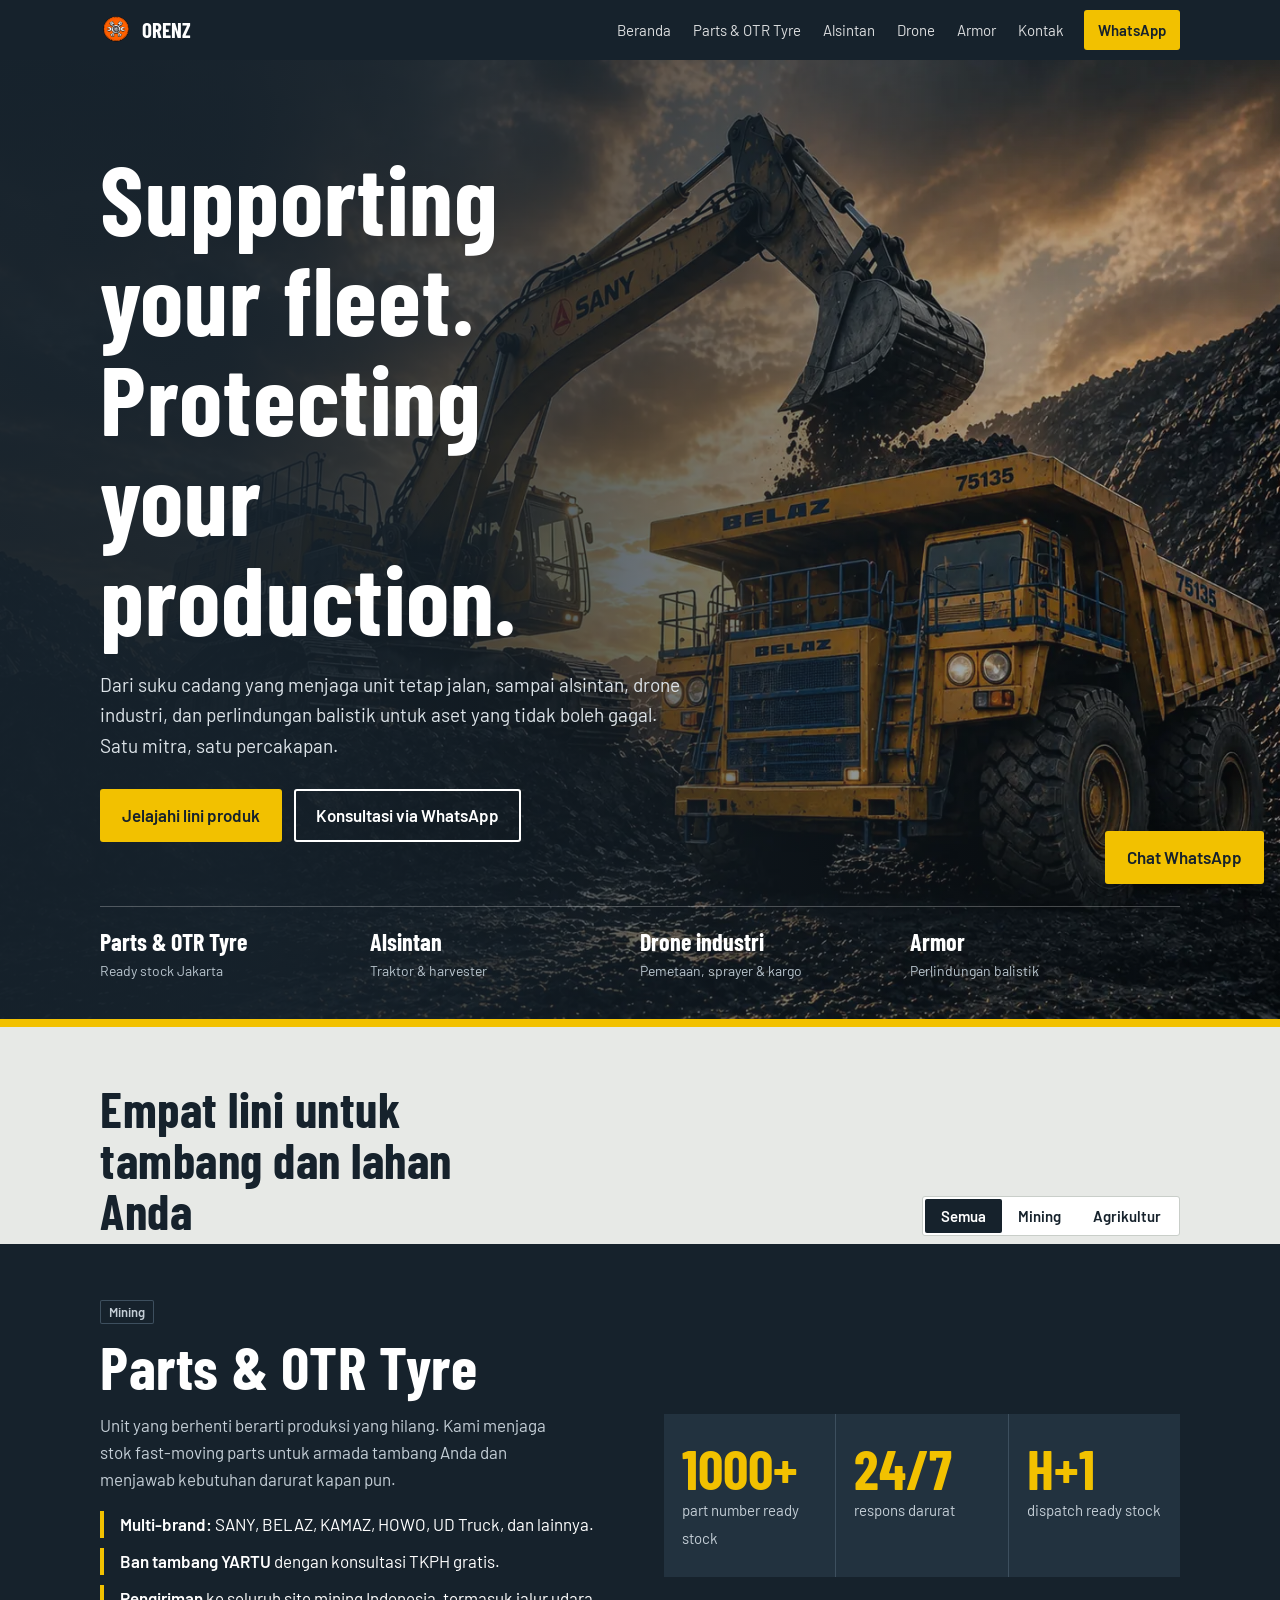
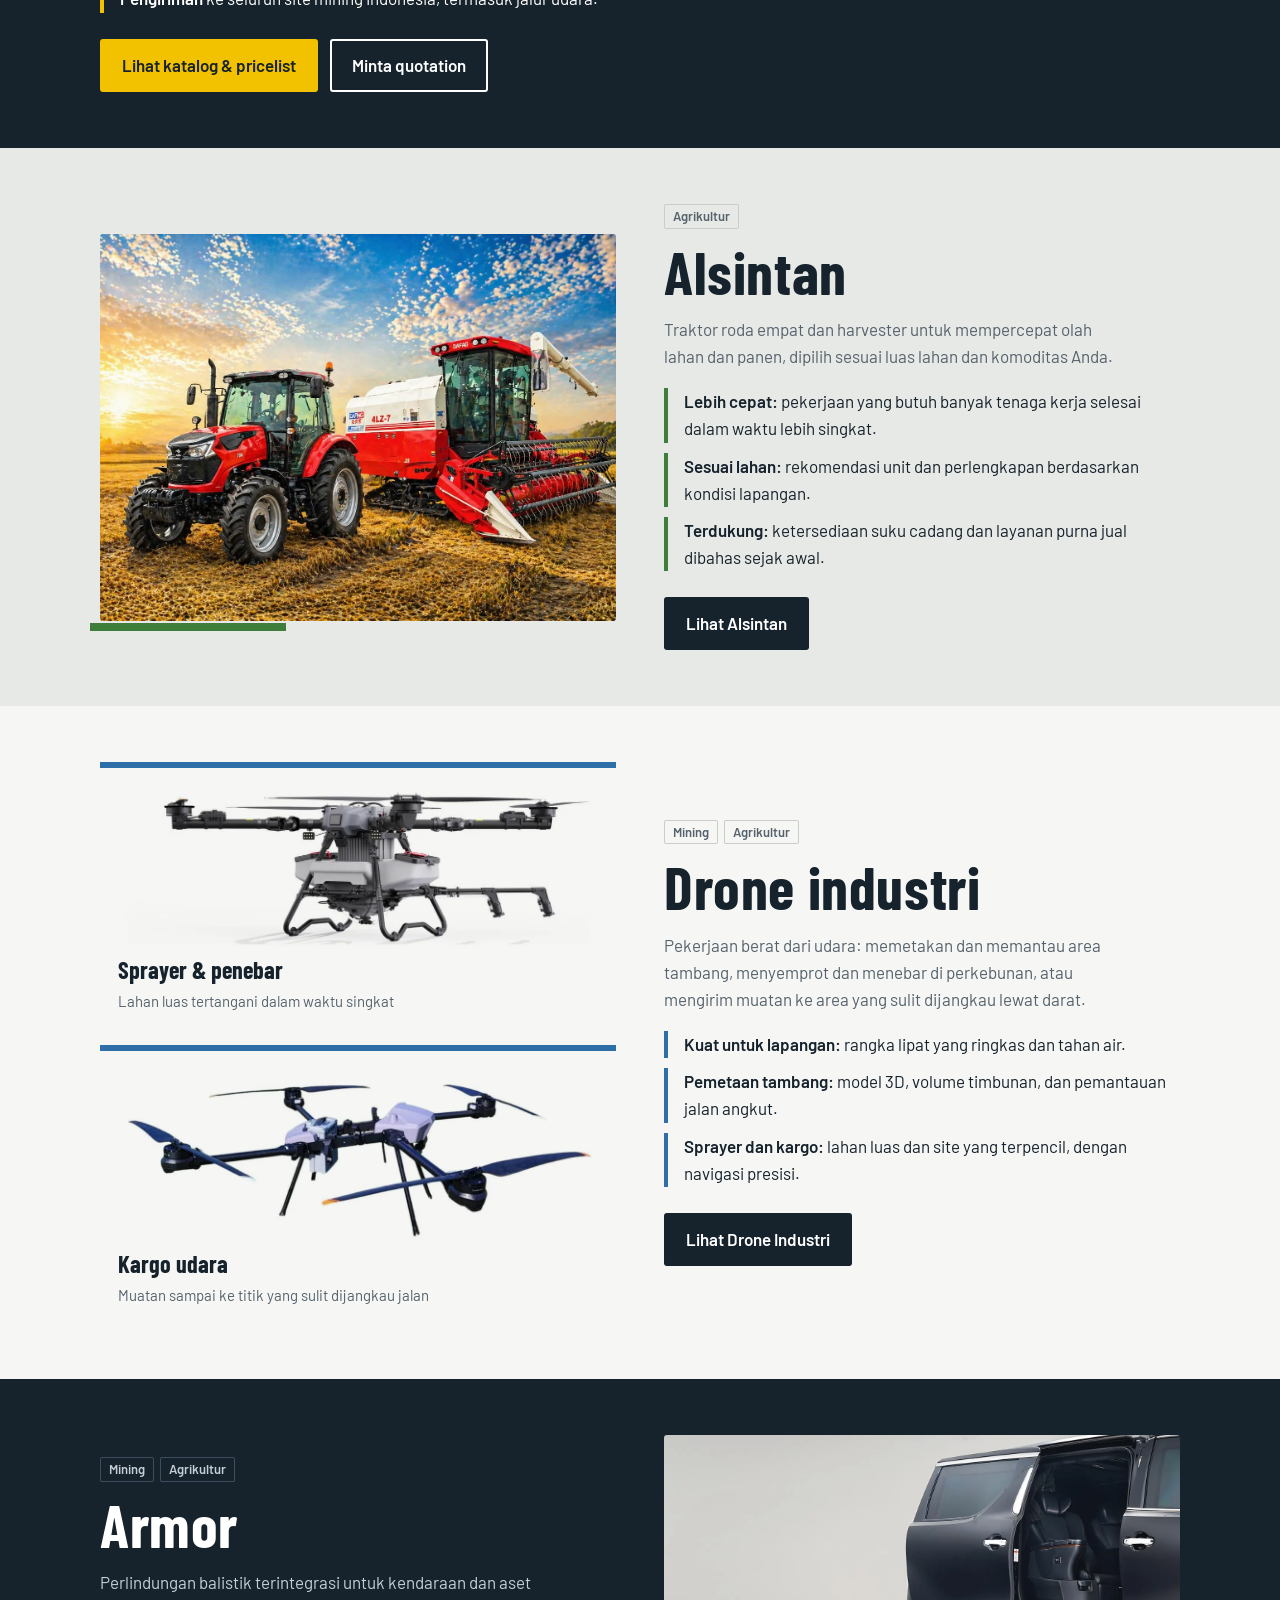
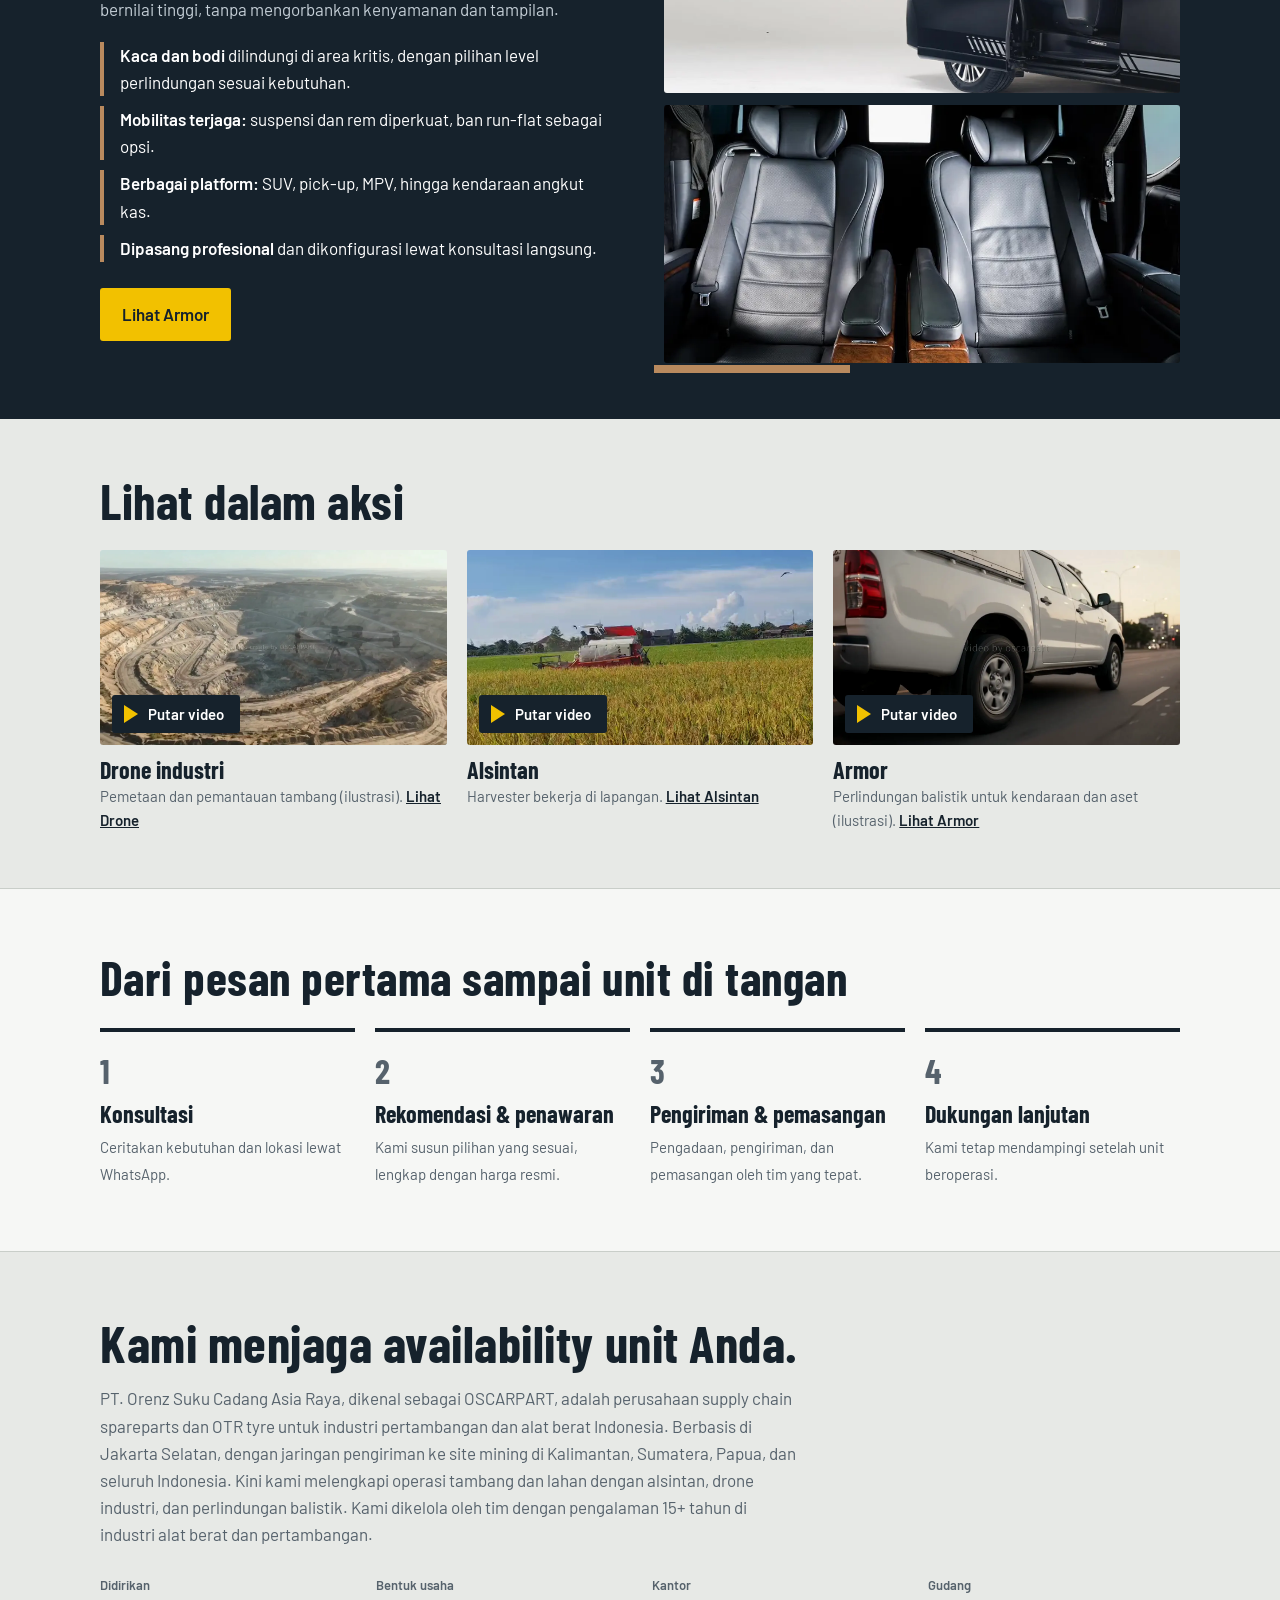
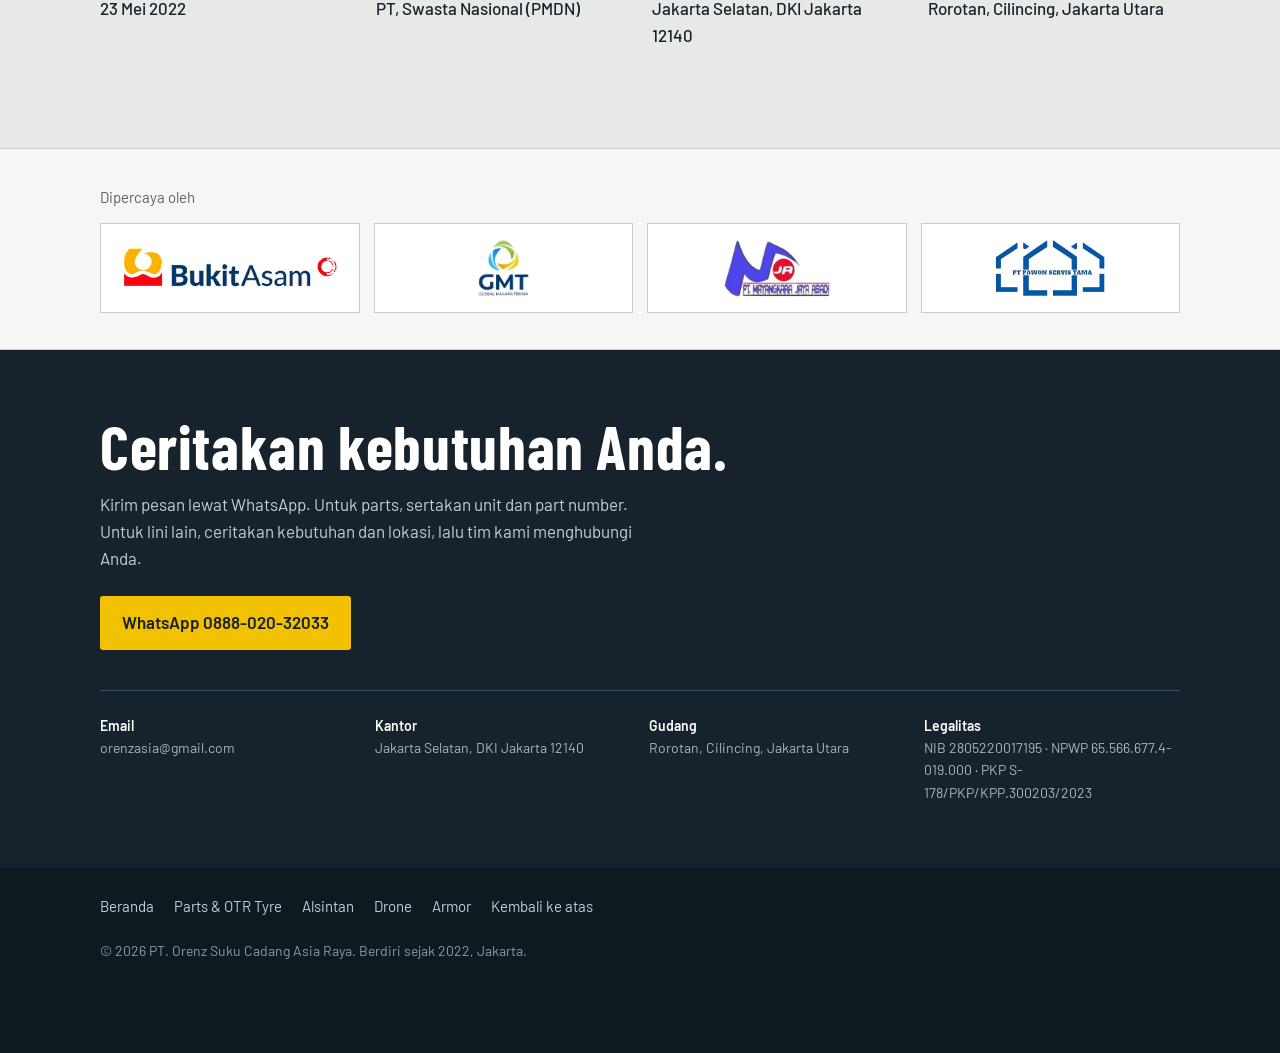
<file: index.html>
<!DOCTYPE html>
<html lang="id">
<head>
<meta charset="utf-8">
<meta name="viewport" content="width=device-width, initial-scale=1">
<title>PT. Orenz Suku Cadang Asia Raya — Parts, Alsintan, Drone & Armor</title>
<meta name="description" content="Spareparts & OTR tyre untuk mining, alsintan, drone industri, dan perlindungan balistik Armor. Satu mitra, satu WhatsApp.">
<link rel="icon" href="favicon.png">
<link rel="canonical" href="https://orenzasia-design.github.io/compro/">
<meta property="og:type" content="website"><meta property="og:title" content="PT. Orenz Suku Cadang Asia Raya — Parts, Alsintan, Drone & Armor"><meta property="og:description" content="Supporting your fleet. Protecting your production. Spareparts & OTR tyre, alsintan, drone industri, dan perlindungan balistik."><meta property="og:image" content="https://orenzasia-design.github.io/compro/img/og.jpg"><meta property="og:url" content="https://orenzasia-design.github.io/compro/"><meta name="twitter:card" content="summary_large_image">
<link rel="preconnect" href="https://fonts.googleapis.com">
<link rel="preconnect" href="https://fonts.gstatic.com" crossorigin>
<link href="https://fonts.googleapis.com/css2?family=Barlow+Condensed:wght@600;700&family=Barlow:wght@400;500;600&display=swap" rel="stylesheet">
<style>
:root{--ink:#16222C;--ink2:#22323F;--concrete:#E7E9E6;--paper:#F6F7F5;--hivis:#F2C100;--line:#C9CEC9;--muted:#56626C;--soft:#C4CED6;
--head:"Barlow Condensed","Arial Narrow",Arial,sans-serif;--body:"Barlow",system-ui,-apple-system,"Segoe UI",Arial,sans-serif}
*{box-sizing:border-box;margin:0}
html{scroll-behavior:smooth;scroll-padding-top:68px}
body{font-family:var(--body);background:var(--concrete);color:var(--ink);line-height:1.6;font-size:17px}
img{display:block;max-width:100%}
a{color:inherit}
:focus-visible{outline:3px solid var(--hivis);outline-offset:3px}
.wrap{max-width:1120px;margin:0 auto;padding:0 20px}
h1,h2,h3{font-family:var(--head);font-weight:700;line-height:1.02;letter-spacing:.01em}
.btn{display:inline-block;background:var(--hivis);color:var(--ink);font-weight:600;text-decoration:none;padding:13px 22px;border-radius:3px}
.btn:hover{background:#fff}
.btn.ghost{background:transparent;color:inherit;box-shadow:inset 0 0 0 2px currentColor}
.btn.ghost:hover{background:#fff;color:var(--ink)}
.btn.dark{background:var(--ink);color:#fff}.btn.dark:hover{background:var(--hivis);color:var(--ink)}

header{position:sticky;top:0;z-index:20;background:var(--ink);color:#fff}
.bar{display:flex;align-items:center;gap:20px;height:60px}
.brand{display:flex;align-items:center;gap:10px;text-decoration:none;font-family:var(--head);font-weight:700;font-size:21px}
.brand img{height:32px}
nav{display:flex;gap:22px;margin-left:auto;font-size:15px}
nav a{text-decoration:none;opacity:.85}
nav a:hover{opacity:1;text-decoration:underline;text-decoration-color:var(--hivis);text-underline-offset:6px}
.bar .btn{padding:8px 14px;font-size:15px}
@media(max-width:820px){.bar .btn{margin-left:auto}}

.hero{position:relative;color:#fff;background:var(--ink) url(img/parts-hero.webp) 70% center/cover;border-bottom:8px solid var(--hivis)}
.hero::before{content:"";position:absolute;inset:0;background:linear-gradient(90deg,rgba(22,34,44,.95) 18%,rgba(22,34,44,.45) 70%,rgba(22,34,44,.2))}
.hero .wrap{position:relative;padding-top:88px;padding-bottom:40px}
.hero h1{font-size:clamp(46px,8.4vw,98px);max-width:11ch}
.hero p{max-width:54ch;margin:22px 0 28px;color:#DCE3E8;font-size:19px}
.row{display:flex;flex-wrap:wrap;gap:12px}
.chips{display:flex;flex-wrap:wrap;gap:0;margin-top:64px;border-top:1px solid rgba(255,255,255,.25)}
.chips a{flex:1 1 180px;padding:16px 8px 0 0;text-decoration:none;font-family:var(--head);font-size:24px;font-weight:700}
.chips a small{display:block;font:400 14px var(--body);color:#B9C5CE}
.chips a:hover{color:var(--hivis)}

.intro{padding:56px 0 8px}
.head{display:flex;flex-wrap:wrap;align-items:end;justify-content:space-between;gap:16px}
.head h2{font-size:clamp(32px,5vw,50px);max-width:18ch}
.seg{display:inline-flex;background:#fff;border-radius:3px;padding:3px;box-shadow:inset 0 0 0 1px var(--line)}
.seg button{font:600 15px var(--body);border:0;background:transparent;padding:8px 16px;border-radius:2px;cursor:pointer;color:var(--ink)}
.seg button[aria-pressed="true"]{background:var(--ink);color:#fff}

.feat[hidden]{display:none}
.feat{padding:56px 0}
.feat .wrap{display:grid;grid-template-columns:1fr 1fr;gap:48px;align-items:center}.feat .wrap>*{min-width:0}
.feat.flip .txt{order:2}
.tag{display:flex;gap:6px;margin-bottom:12px;font-size:13px;font-weight:600;color:var(--muted)}
.tag span{padding:2px 9px;box-shadow:inset 0 0 0 1px var(--line);border-radius:2px}
.txt h2{font-size:clamp(36px,5.4vw,60px);margin-bottom:14px}
.txt>p{color:var(--muted);max-width:46ch;margin-bottom:18px}
.txt ul{list-style:none;padding:0;margin:0 0 26px;display:grid;gap:10px}
.txt li{padding-left:16px;border-left:4px solid var(--c,var(--hivis))}
.txt li b{font-weight:600}
.pic{position:relative}
.pic img{width:100%;border-radius:3px;aspect-ratio:4/3;object-fit:cover}
.pic::after{content:"";position:absolute;left:-10px;bottom:-10px;width:38%;height:8px;background:var(--c,var(--hivis))}

.dark{background:var(--ink);color:#fff}
.dark .txt>p{color:var(--soft)}
.dark .tag{color:var(--soft)}.dark .tag span{box-shadow:inset 0 0 0 1px #3d4f5e}
.dark .btn.dark{background:var(--hivis);color:var(--ink)}.dark .btn.dark:hover{background:#fff}

.stats{display:grid;grid-template-columns:repeat(3,minmax(0,1fr));gap:1px;background:#3d4f5e}
.stats div{background:var(--ink2);padding:26px 18px}
.stats b{display:block;font-family:var(--head);font-size:clamp(34px,4.4vw,56px);white-space:nowrap;color:var(--hivis);line-height:1}
.stats span{font-size:15px;color:var(--soft)}

.drones{display:grid;gap:16px}
.dr{background:var(--paper);padding:14px 18px 16px;border-top:6px solid var(--c)}
.dr img{width:100%;mix-blend-mode:multiply}
.dr b{font-family:var(--head);font-size:24px}
.dr span{display:block;font-size:15px;color:var(--muted)}
.armor-pics{display:grid;grid-template-columns:3fr 2fr;gap:12px}
.armor-pics img{height:100%;aspect-ratio:auto;min-height:220px}
.armor-pics img:first-child{grid-column:1/-1;aspect-ratio:16/8;height:auto}
.armor-pics img:last-child{grid-column:1/-1;aspect-ratio:16/8;object-position:center 60%}

.steps{padding:64px 0;background:var(--paper);border-block:1px solid var(--line)}
.steps h2{font-size:clamp(32px,5vw,48px);margin-bottom:26px}
.steps ol{list-style:none;padding:0;display:grid;grid-template-columns:repeat(4,1fr);gap:20px;counter-reset:s}
.steps li{counter-increment:s;border-top:4px solid var(--ink);padding-top:12px}
.steps li::before{content:counter(s);font-family:var(--head);font-size:34px;font-weight:700;color:var(--muted)}
.steps li b{display:block;font-family:var(--head);font-size:24px;line-height:1.1;margin:2px 0 6px}
.steps li span{font-size:15px;color:var(--muted)}

.why{padding:56px 0}
.why .wrap{display:grid;grid-template-columns:1fr 1fr;gap:40px}
.why h2{font-size:clamp(30px,4.5vw,46px)}
.why ul{list-style:none;padding:0;display:grid;gap:14px}
.why li{padding-left:16px;border-left:4px solid var(--hivis)}
.why li b{display:block;font-family:var(--head);font-size:22px}
.clients{margin-top:34px;padding-top:22px;border-top:1px solid var(--line);grid-column:1/-1}
.clients p{color:var(--muted);font-size:15px;margin-bottom:6px}
.clients ul{display:flex;flex-wrap:wrap;gap:6px 28px;list-style:none;padding:0;font-family:var(--head);font-size:24px;font-weight:700}
.clients li{border:0;padding:0}

.contact{padding:64px 0;background:var(--ink);color:#fff}
.contact h2{font-size:clamp(36px,5.4vw,62px);margin-bottom:14px}
.contact p{color:var(--soft);max-width:56ch;margin-bottom:24px}
.meta{display:grid;grid-template-columns:repeat(auto-fit,minmax(230px,1fr));gap:18px;margin-top:40px;padding-top:24px;border-top:1px solid #3d4f5e;font-size:14px;color:#AAB6BF}
.meta b{display:block;color:#fff;font-weight:600}
footer{background:#0F1920;color:#8D9BA6;font-size:14px;padding:18px 0 90px}
.wa{position:fixed;right:16px;bottom:16px;z-index:30;box-shadow:0 4px 14px rgba(0,0,0,.35)}

@media(max-width:820px){
 .stats b{font-size:34px}.stats div{padding:20px 10px}.stats span{font-size:13px}
 .feat .wrap{grid-template-columns:minmax(0,1fr);gap:28px}.feat.flip .txt{order:0}
 .steps ol{grid-template-columns:1fr 1fr}.hero .wrap{padding-top:64px}
}
@media(prefers-reduced-motion:reduce){html{scroll-behavior:auto}}

.about{padding:64px 0}
.about .wrap{display:grid;grid-template-columns:1.4fr 1fr;gap:48px;align-items:start}
.about h2{font-size:clamp(32px,5vw,52px);margin-bottom:16px}
.about p{color:var(--muted);max-width:58ch}
.about dl{display:grid;grid-template-columns:1fr 1fr;gap:14px 24px;margin-top:26px}
.about dt{font-size:13px;font-weight:600;color:var(--muted)}.about dd{margin:0;font-weight:500}
.founder{background:var(--paper);border-top:6px solid var(--hivis)}
.founder img{width:100%;aspect-ratio:4/5;object-fit:cover;object-position:center 20%}
.founder figcaption{padding:16px 18px 20px;font-size:15px}
.founder b{display:block;font:700 26px var(--head)}.founder span{display:block;color:var(--muted);margin-top:6px;font-size:14.5px}
.clients{padding:36px 0;background:var(--paper);border-block:1px solid var(--line)}
.clients p{color:var(--muted);font-size:15px;margin-bottom:14px}
.logos{display:grid;grid-template-columns:repeat(auto-fit,minmax(150px,1fr));gap:14px}
.logos img{width:100%;height:90px;object-fit:contain;background:#fff;padding:14px 18px;border:1px solid var(--line)}
@media(max-width:820px){.about .wrap{grid-template-columns:1fr;gap:28px}.founder img{aspect-ratio:1}}

.vshow{padding:56px 0}.vshow h2{font-size:clamp(32px,5vw,50px);margin-bottom:24px}
.vgrid{display:grid;grid-template-columns:repeat(3,minmax(0,1fr));gap:20px}
.vgrid figure{display:grid;gap:10px;align-content:start}
.media{position:relative;background:#000;overflow:hidden;border-radius:3px;aspect-ratio:16/9}
.media>img{width:100%;height:100%;object-fit:cover}
.media video{position:absolute;inset:0;width:100%;height:100%;object-fit:contain;background:#000}
.play{position:absolute;left:12px;bottom:12px;z-index:3;display:flex;align-items:center;gap:10px;background:var(--ink);color:#fff;border:0;border-radius:3px;padding:10px 16px 10px 12px;font:600 15px var(--body);cursor:pointer}
.play::before{content:"";border-left:14px solid var(--hivis);border-block:9px solid transparent}
.play:hover{background:#000}.play[hidden]{display:none}
.vgrid figcaption{font-size:15px;color:var(--muted)}.vgrid figcaption b{display:block;font:700 24px var(--head);color:var(--ink)}.vgrid figcaption a{color:var(--ink);font-weight:600}
@media(max-width:820px){.vgrid{grid-template-columns:minmax(0,1fr)}}
.about .wrap{grid-template-columns:minmax(0,1fr)}.about p{max-width:70ch}.about dl{grid-template-columns:repeat(4,minmax(0,1fr))}@media(max-width:820px){.about dl{grid-template-columns:repeat(2,minmax(0,1fr))}}

/* ---- navigasi mobile ---- */
@media(max-width:820px){
 html{scroll-padding-top:108px}
 header .bar{display:flex;flex-wrap:wrap;height:auto;gap:0 12px;padding-top:4px;padding-bottom:0}
 header .brand{height:44px;font-size:19px}header .brand img{height:28px}
 header .bar .btn{margin-left:auto;padding:7px 13px;font-size:14.5px}
 header nav{display:flex;order:3;flex:0 0 calc(100% + 40px);margin:2px -20px 0;padding:0 14px;gap:2px;overflow-x:auto;-webkit-overflow-scrolling:touch;scrollbar-width:none;border-top:1px solid #2c3e4c}
 header nav::-webkit-scrollbar{display:none}
 header nav a{flex:0 0 auto;padding:11px 12px 9px;font-size:15px;opacity:.9;border-bottom:3px solid transparent;text-decoration:none}
 header nav a[aria-current]{opacity:1;font-weight:600;border-bottom-color:var(--c,#F2C100);text-decoration:none}
}
.fnav{display:flex;flex-wrap:wrap;gap:4px 20px;margin-bottom:14px}
.fnav a{color:#C4CED6;text-decoration:none;padding:8px 0;font-size:15px}.fnav a:hover{color:#fff;text-decoration:underline}
.morego{display:grid;grid-template-columns:repeat(3,minmax(0,1fr));gap:16px}
.mc{display:grid;background:var(--paper,#F6F7F5);text-decoration:none;color:var(--ink,#16222C);border-top:6px solid var(--c2,#F2C100)}
.mc img{width:100%;aspect-ratio:16/9;object-fit:cover}
.mc div{padding:12px 14px 16px}.mc b{display:block;font:700 24px/1.1 var(--head);margin-bottom:2px}.mc span{font-size:14.5px;color:var(--muted,#56626C)}
.mc:hover b{text-decoration:underline}
@media(max-width:820px){.morego{grid-template-columns:minmax(0,1fr)}.mc{grid-template-columns:116px 1fr;align-items:stretch}.mc img{height:100%;aspect-ratio:1}.mc div{padding:10px 12px;align-self:center}}
</style>
</head>
<body>

<header>
 <div class="wrap bar">
  <a class="brand" href="./"><img src="logo-orenz-sm.png" alt="" onerror="this.style.display='none'">ORENZ</a>
  <nav aria-label="Menu utama"><a href="./" aria-current="page">Beranda</a><a href="parts/">Parts &amp; OTR Tyre</a><a href="alsintan/">Alsintan</a><a href="drone/">Drone</a><a href="armor/">Armor</a><a href="#kontak">Kontak</a></nav>
  <a class="btn" href="https://wa.me/6288802032033">WhatsApp</a>
 </div>
</header>

<main>
<section class="hero">
 <div class="wrap">
  <h1>Supporting your fleet. Protecting your production.</h1>
  <p>Dari suku cadang yang menjaga unit tetap jalan, sampai alsintan, drone industri, dan perlindungan balistik untuk aset yang tidak boleh gagal. Satu mitra, satu percakapan.</p>
  <div class="row">
   <a class="btn" href="#lini">Jelajahi lini produk</a>
   <a class="btn ghost" href="https://wa.me/6288802032033">Konsultasi via WhatsApp</a>
  </div>
  <div class="chips">
   <a href="parts/">Parts &amp; OTR Tyre<small>Ready stock Jakarta</small></a>
   <a href="alsintan/">Alsintan<small>Traktor &amp; harvester</small></a>
   <a href="drone/">Drone industri<small>Pemetaan, sprayer &amp; kargo</small></a>
   <a href="armor/">Armor<small>Perlindungan balistik</small></a>
  </div>
 </div>
</section>

<section class="intro" id="lini">
 <div class="wrap head">
  <h2>Empat lini untuk tambang dan lahan Anda</h2>
  <div class="seg" role="group" aria-label="Filter sektor">
   <button data-f="all" aria-pressed="true">Semua</button>
   <button data-f="mining" aria-pressed="false">Mining</button>
   <button data-f="agri" aria-pressed="false">Agrikultur</button>
  </div>
 </div>
</section>

<section class="feat dark" data-s="mining" style="--c:var(--hivis)">
 <div class="wrap">
  <div class="txt">
   <div class="tag"><span>Mining</span></div>
   <h2>Parts &amp; OTR Tyre</h2>
   <p>Unit yang berhenti berarti produksi yang hilang. Kami menjaga stok fast-moving parts untuk armada tambang Anda dan menjawab kebutuhan darurat kapan pun.</p>
   <ul>
    <li><b>Multi-brand:</b> SANY, BELAZ, KAMAZ, HOWO, UD Truck, dan lainnya.</li>
    <li><b>Ban tambang YARTU</b> dengan konsultasi TKPH gratis.</li>
    <li><b>Pengiriman</b> ke seluruh site mining Indonesia, termasuk jalur udara.</li>
   </ul>
   <div class="row"><a class="btn dark" href="parts/">Lihat katalog &amp; pricelist</a>
   <a class="btn ghost" href="https://wa.me/6288802032033?text=Halo%20OSCAR%2C%20saya%20butuh%20quotation%20untuk%3A%0A%0AUnit%3A%20%0APart%2FTyre%3A%20%0AQty%3A%20%0ASite%3A%20">Minta quotation</a></div>
  </div>
  <div class="stats">
   <div><b>1000+</b><span>part number ready stock</span></div>
   <div><b>24/7</b><span>respons darurat</span></div>
   <div><b>H+1</b><span>dispatch ready stock</span></div>
  </div>
 </div>
</section>

<section class="feat" id="alsintan" data-s="agri" style="--c:#3E7D3A">
 <div class="wrap">
  <div class="pic"><img src="img/alsintan-field.webp" alt="Traktor dan harvester di lahan saat matahari terbenam" loading="lazy"></div>
  <div class="txt">
   <div class="tag"><span>Agrikultur</span></div>
   <h2>Alsintan</h2>
   <p>Traktor roda empat dan harvester untuk mempercepat olah lahan dan panen, dipilih sesuai luas lahan dan komoditas Anda.</p>
   <ul>
    <li><b>Lebih cepat:</b> pekerjaan yang butuh banyak tenaga kerja selesai dalam waktu lebih singkat.</li>
    <li><b>Sesuai lahan:</b> rekomendasi unit dan perlengkapan berdasarkan kondisi lapangan.</li>
    <li><b>Terdukung:</b> ketersediaan suku cadang dan layanan purna jual dibahas sejak awal.</li>
   </ul>
   <a class="btn dark" href="alsintan/">Lihat Alsintan</a>
  </div>
 </div>
</section>

<section class="feat flip" id="drone" data-s="mining agri" style="--c:#2F6FA8;background:var(--paper)">
 <div class="wrap">
  <div class="drones">
   <figure class="dr"><img src="img/drone-spray-l.webp" alt="Drone penyemprot lahan berkapasitas besar" loading="lazy"><b>Sprayer &amp; penebar</b><span>Lahan luas tertangani dalam waktu singkat</span></figure>
   <figure class="dr"><img src="img/drone-cargo.webp" alt="Drone kargo untuk logistik udara" loading="lazy"><b>Kargo udara</b><span>Muatan sampai ke titik yang sulit dijangkau jalan</span></figure>
  </div>
  <div class="txt">
   <div class="tag"><span>Mining</span><span>Agrikultur</span></div>
   <h2>Drone industri</h2>
   <p>Pekerjaan berat dari udara: memetakan dan memantau area tambang, menyemprot dan menebar di perkebunan, atau mengirim muatan ke area yang sulit dijangkau lewat darat.</p>
   <ul>
    <li><b>Kuat untuk lapangan:</b> rangka lipat yang ringkas dan tahan air.</li>
    <li><b>Pemetaan tambang:</b> model 3D, volume timbunan, dan pemantauan jalan angkut.</li>
    <li><b>Sprayer dan kargo:</b> lahan luas dan site yang terpencil, dengan navigasi presisi.</li>
   </ul>
   <a class="btn dark" href="drone/">Lihat Drone Industri</a>
  </div>
 </div>
</section>

<section class="feat dark" id="armor" data-s="mining agri" style="--c:#B98A5E">
 <div class="wrap">
  <div class="txt">
   <div class="tag"><span>Mining</span><span>Agrikultur</span></div>
   <h2>Armor</h2>
   <p>Perlindungan balistik terintegrasi untuk kendaraan dan aset bernilai tinggi, tanpa mengorbankan kenyamanan dan tampilan.</p>
   <ul>
    <li><b>Kaca dan bodi</b> dilindungi di area kritis, dengan pilihan level perlindungan sesuai kebutuhan.</li>
    <li><b>Mobilitas terjaga:</b> suspensi dan rem diperkuat, ban run-flat sebagai opsi.</li>
    <li><b>Berbagai platform:</b> SUV, pick-up, MPV, hingga kendaraan angkut kas.</li>
    <li><b>Dipasang profesional</b> dan dikonfigurasi lewat konsultasi langsung.</li>
   </ul>
   <a class="btn dark" href="armor/">Lihat Armor</a>
  </div>
  <div class="armor-pics pic">
   <img src="img/armor-suv.webp" alt="Kendaraan hitam dengan pintu geser terbuka" loading="lazy">
   <img src="img/armor-cabin.webp" alt="Kabin kendaraan dengan kursi kulit" loading="lazy">
  </div>
 </div>
</section>

<section class="vshow" id="video">
 <div class="wrap">
  <h2>Lihat dalam aksi</h2>
  <div class="vgrid">
   <figure><div class="media vid" data-video="video/drone-pemetaan-tambang.mp4"><img src="img/poster-drone-pemetaan.webp" alt="Drone memetakan area tambang terbuka" loading="lazy"><button class="play" type="button">Putar video</button></div><figcaption><b>Drone industri</b>Pemetaan dan pemantauan tambang (ilustrasi). <a href="drone/">Lihat Drone</a></figcaption></figure>
   <figure><div class="media vid" data-video="video/alsintan-panen.mp4"><img src="img/poster-alsintan-panen.webp" alt="Harvester memanen padi di lapangan" loading="lazy"><button class="play" type="button">Putar video</button></div><figcaption><b>Alsintan</b>Harvester bekerja di lapangan. <a href="alsintan/">Lihat Alsintan</a></figcaption></figure>
   <figure><div class="media vid" data-video="video/armor-presentasi.mp4"><img src="img/poster-armor.webp" alt="Kendaraan dengan perlindungan balistik" loading="lazy"><button class="play" type="button">Putar video</button></div><figcaption><b>Armor</b>Perlindungan balistik untuk kendaraan dan aset (ilustrasi). <a href="armor/">Lihat Armor</a></figcaption></figure>
  </div>
 </div>
</section>
<section class="steps">
 <div class="wrap">
  <h2>Dari pesan pertama sampai unit di tangan</h2>
  <ol>
   <li><b>Konsultasi</b><span>Ceritakan kebutuhan dan lokasi lewat WhatsApp.</span></li>
   <li><b>Rekomendasi &amp; penawaran</b><span>Kami susun pilihan yang sesuai, lengkap dengan harga resmi.</span></li>
   <li><b>Pengiriman &amp; pemasangan</b><span>Pengadaan, pengiriman, dan pemasangan oleh tim yang tepat.</span></li>
   <li><b>Dukungan lanjutan</b><span>Kami tetap mendampingi setelah unit beroperasi.</span></li>
  </ol>
 </div>
</section>

<section class="about" id="tentang">
 <div class="wrap">
  <div>
   <h2>Kami menjaga availability unit Anda.</h2>
   <p>PT. Orenz Suku Cadang Asia Raya, dikenal sebagai OSCARPART, adalah perusahaan supply chain spareparts dan OTR tyre untuk industri pertambangan dan alat berat Indonesia. Berbasis di Jakarta Selatan, dengan jaringan pengiriman ke site mining di Kalimantan, Sumatera, Papua, dan seluruh Indonesia. Kini kami melengkapi operasi tambang dan lahan dengan alsintan, drone industri, dan perlindungan balistik. Kami dikelola oleh tim dengan pengalaman 15+ tahun di industri alat berat dan pertambangan.</p>
   <dl>
    <div><dt>Didirikan</dt><dd>23 Mei 2022</dd></div>
    <div><dt>Bentuk usaha</dt><dd>PT, Swasta Nasional (PMDN)</dd></div>
    <div><dt>Kantor</dt><dd>Jakarta Selatan, DKI Jakarta 12140</dd></div>
    <div><dt>Gudang</dt><dd>Rorotan, Cilincing, Jakarta Utara</dd></div>
   </dl>
  </div>
 </div>
</section>
<section class="clients">
 <div class="wrap">
  <p>Dipercaya oleh</p>
  <div class="logos">
   <img src="img/klien-bukitasam.webp" alt="PT Bukit Asam Tbk" loading="lazy">
   <img src="img/klien-gmt.webp" alt="Global Makara Teknik" loading="lazy">
   <img src="img/klien-mja.webp" alt="PT Mayangkara Jaya Abadi" loading="lazy">
   <img src="img/klien-pawon.webp" alt="PT Pawon Servis Tama" loading="lazy">
  </div>
 </div>
</section>

<section class="contact" id="kontak">
 <div class="wrap">
  <h2>Ceritakan kebutuhan Anda.</h2>
  <p>Kirim pesan lewat WhatsApp. Untuk parts, sertakan unit dan part number. Untuk lini lain, ceritakan kebutuhan dan lokasi, lalu tim kami menghubungi Anda.</p>
  <a class="btn" href="https://wa.me/6288802032033">WhatsApp 0888-020-32033</a>
  <div class="meta">
   <div><b>Email</b>orenzasia@gmail.com</div>
   <div><b>Kantor</b>Jakarta Selatan, DKI Jakarta 12140</div>
   <div><b>Gudang</b>Rorotan, Cilincing, Jakarta Utara</div>
   <div><b>Legalitas</b>NIB 2805220017195 · NPWP 65.566.677.4-019.000 · PKP S-178/PKP/KPP.300203/2023</div>
  </div>
 </div>
</section>
</main>

<footer><div class="wrap"><div class="fnav"><a href="./">Beranda</a><a href="parts/">Parts &amp; OTR Tyre</a><a href="alsintan/">Alsintan</a><a href="drone/">Drone</a><a href="armor/">Armor</a><a href="#">Kembali ke atas</a></div>© 2026 PT. Orenz Suku Cadang Asia Raya. Berdiri sejak 2022, Jakarta.</div></footer>
<a class="btn wa" href="https://wa.me/6288802032033" aria-label="Chat WhatsApp">Chat WhatsApp</a>

<script>
(function(){
 var b=document.querySelectorAll('.seg button'),s=document.querySelectorAll('.feat');
 b.forEach(function(x){x.addEventListener('click',function(){
  var f=x.dataset.f;
  b.forEach(function(y){y.setAttribute('aria-pressed',y===x)});
  s.forEach(function(c){c.hidden=!(f==='all'||c.dataset.s.split(' ').indexOf(f)>-1)});
 })});
})();
</script>
<script src="js/page.js"></script>
</body>
</html>
</file>
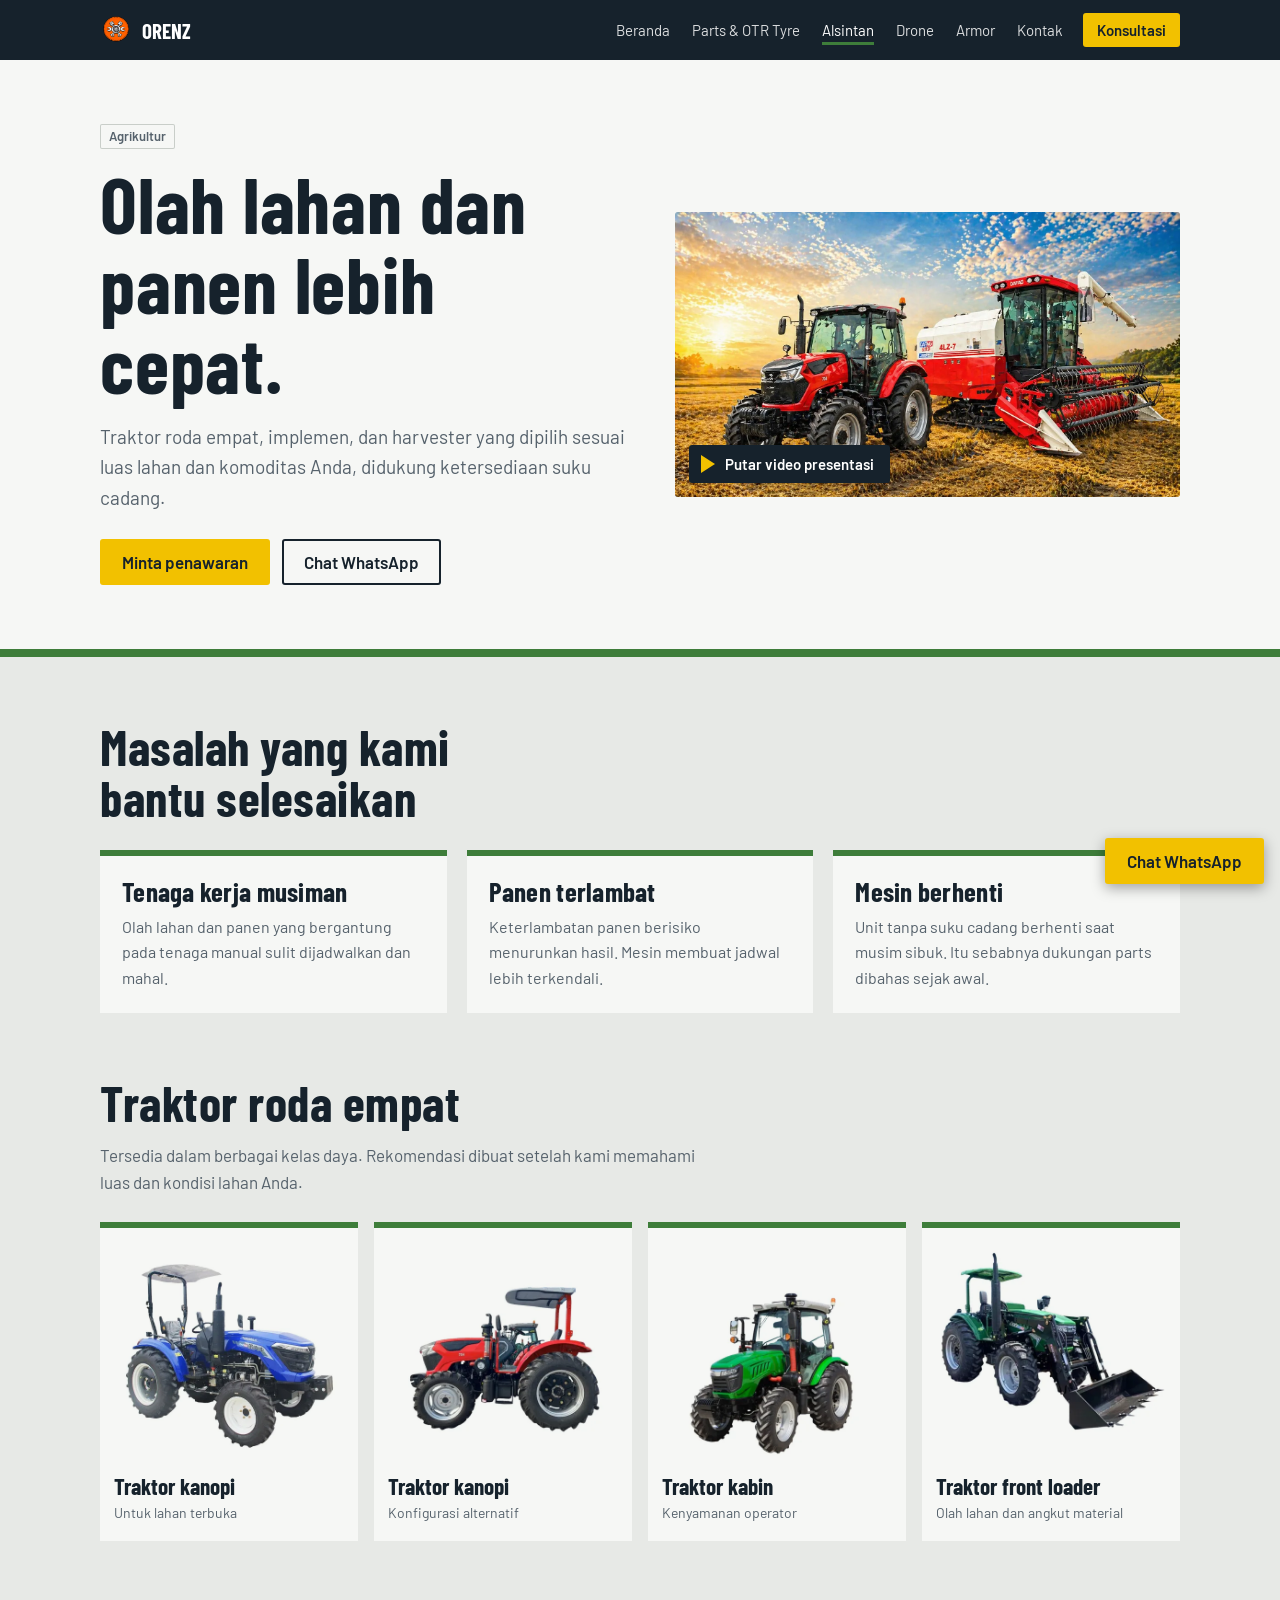
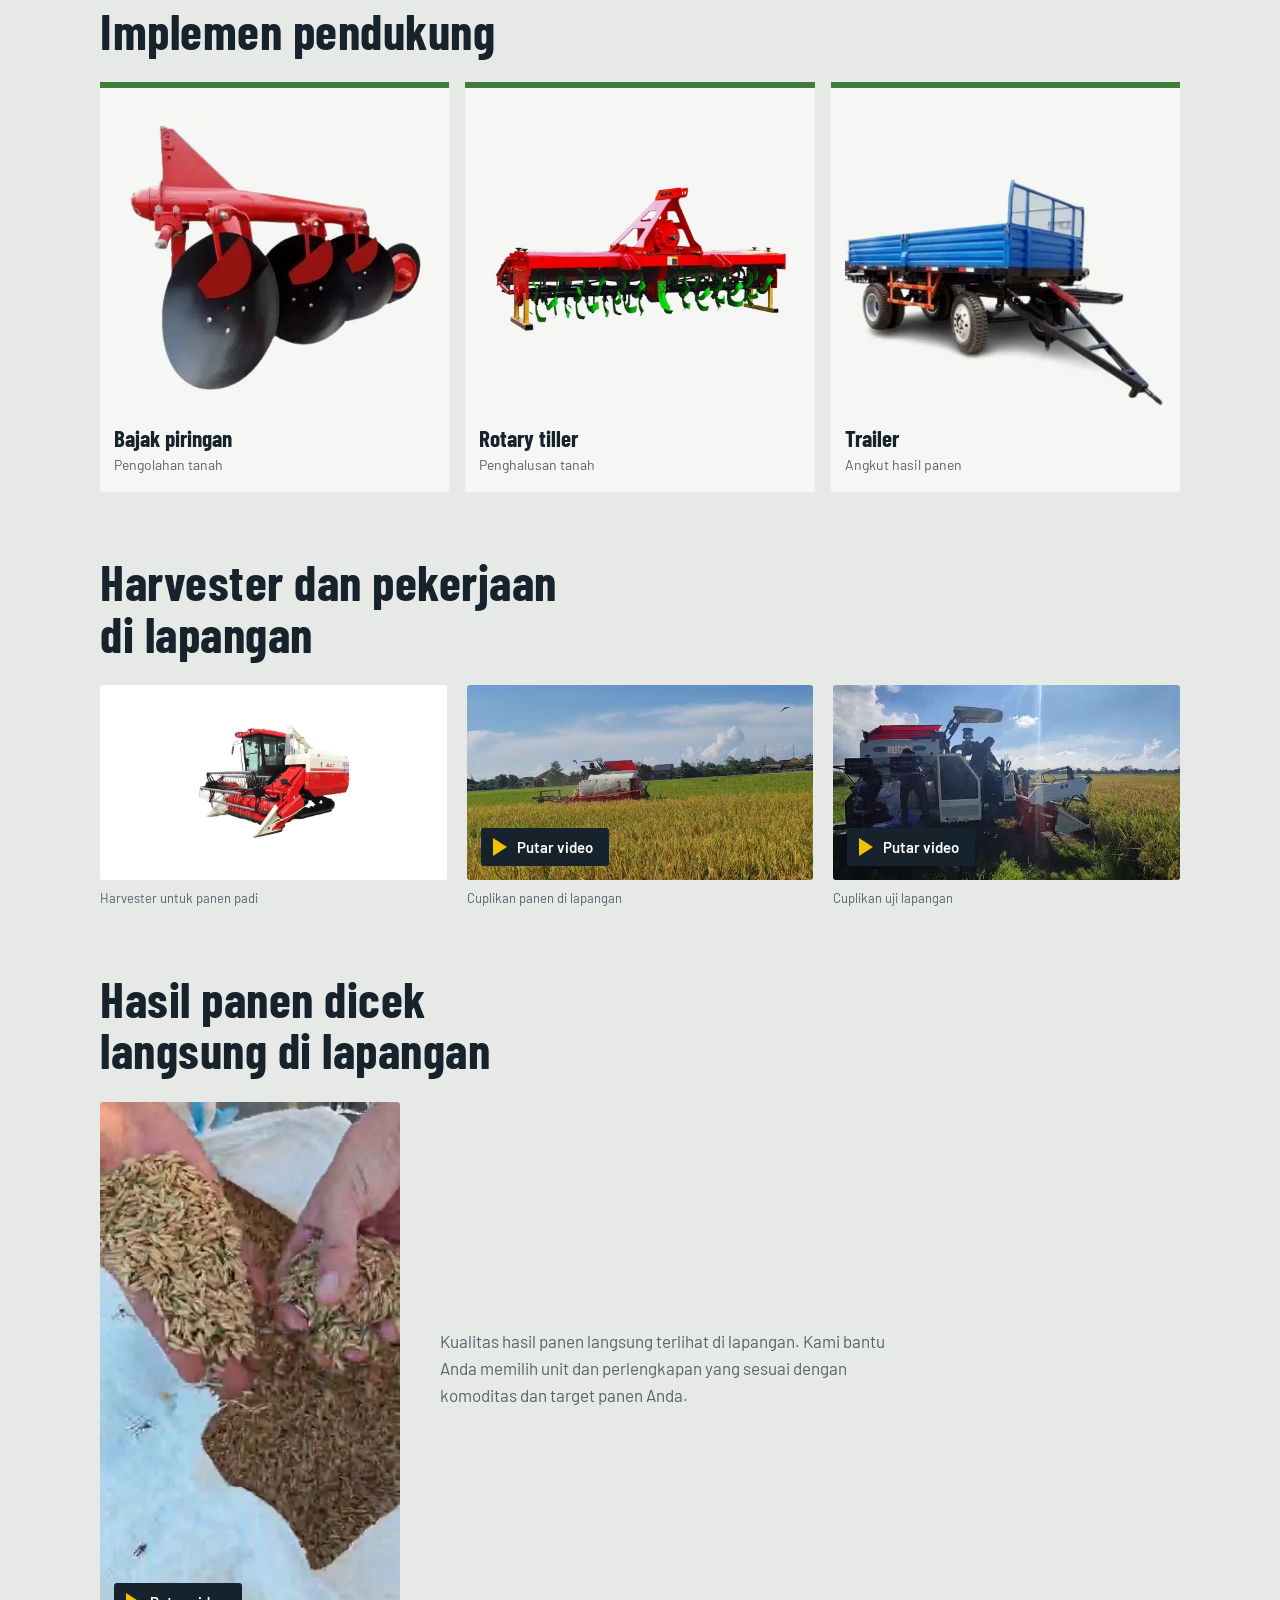
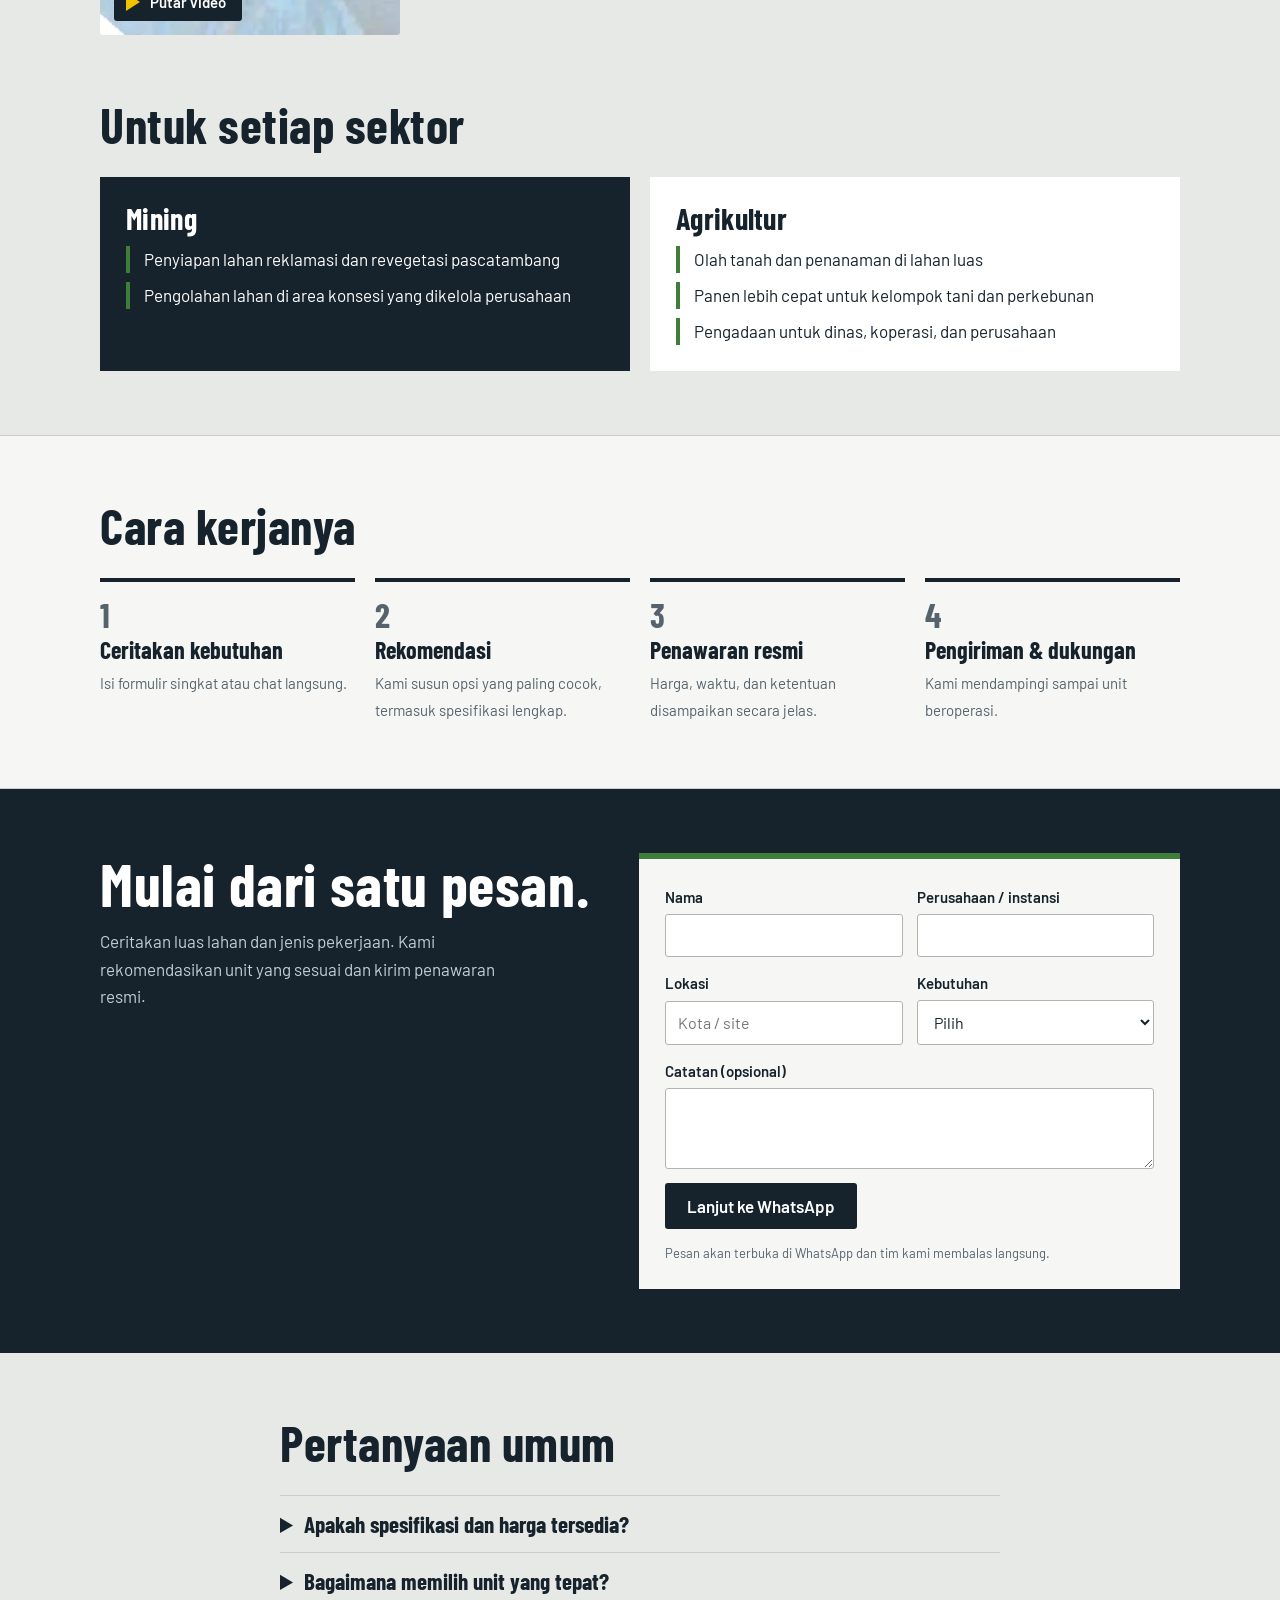
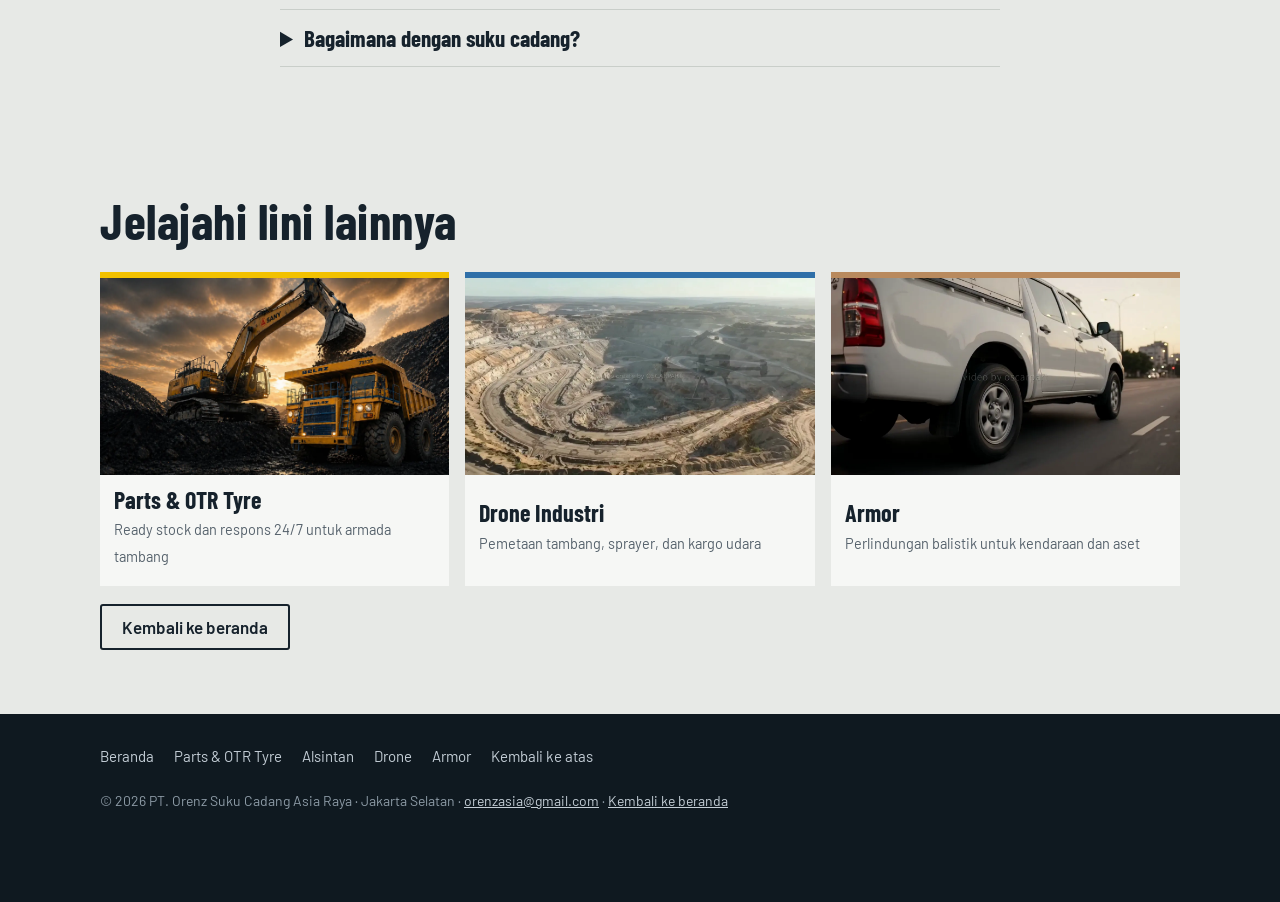
<file: alsintan/index.html>
<!DOCTYPE html>
<html lang="id"><head><meta charset="utf-8"><meta name="viewport" content="width=device-width, initial-scale=1">
<title>Alsintan: Traktor & Harvester — PT. Orenz Suku Cadang Asia Raya</title>
<meta name="description" content="Traktor roda empat, implemen, dan harvester untuk olah lahan dan panen lebih cepat. Konsultasi dan penawaran via WhatsApp.">
<link rel="preconnect" href="https://fonts.googleapis.com"><link rel="preconnect" href="https://fonts.gstatic.com" crossorigin>
<link href="https://fonts.googleapis.com/css2?family=Barlow+Condensed:wght@600;700&family=Barlow:wght@400;500;600&display=swap" rel="stylesheet">
<link rel="icon" href="../favicon.png">
<link rel="canonical" href="https://orenzasia-design.github.io/compro/alsintan/">
<meta property="og:type" content="website"><meta property="og:title" content="Alsintan: Traktor & Harvester — PT. Orenz Suku Cadang Asia Raya"><meta property="og:description" content="Traktor roda empat, implemen, dan harvester untuk olah lahan dan panen lebih cepat. Konsultasi dan penawaran via WhatsApp."><meta property="og:image" content="https://orenzasia-design.github.io/compro/img/og.jpg"><meta property="og:url" content="https://orenzasia-design.github.io/compro/alsintan/"><meta name="twitter:card" content="summary_large_image">
<link rel="stylesheet" href="../css/page.css">
</head>
<body style="--c:#3E7D3A">
<header><div class="wrap bar">
 <a class="brand" href="../"><img src="../logo-orenz-sm.png" alt="" onerror="this.style.display='none'">ORENZ</a>
 <nav aria-label="Menu utama"><a href="../">Beranda</a><a href="../parts/">Parts &amp; OTR Tyre</a><a href="../alsintan/" aria-current="page">Alsintan</a><a href="../drone/">Drone</a><a href="../armor/">Armor</a><a href="#konsultasi">Kontak</a></nav>
 <a class="btn" href="#konsultasi">Konsultasi</a>
</div></header>
<main>
<section class="hero"><div class="wrap">
 <div><div class="tag"><span>Agrikultur</span></div><h1>Olah lahan dan panen lebih cepat.</h1><p>Traktor roda empat, implemen, dan harvester yang dipilih sesuai luas lahan dan komoditas Anda, didukung ketersediaan suku cadang.</p>
  <div class="row"><a class="btn" href="#konsultasi">Minta penawaran</a><a class="btn ghost" href="https://wa.me/6288802032033?text=Halo%20Orenz%2C%20saya%20tertarik%20dengan%20Alsintan.">Chat WhatsApp</a></div></div>
 <figure class="media" data-video="../video/alsintan-panen.mp4"><img src="../img/alsintan-field.webp" alt="Traktor dan harvester di lahan saat matahari terbenam"><button class="play" type="button">Putar video presentasi</button></figure>
</div></section>

<section class="sec"><div class="wrap"><h2>Masalah yang kami bantu selesaikan</h2><div class="pains"><div><h3>Tenaga kerja musiman</h3><p>Olah lahan dan panen yang bergantung pada tenaga manual sulit dijadwalkan dan mahal.</p></div><div><h3>Panen terlambat</h3><p>Keterlambatan panen berisiko menurunkan hasil. Mesin membuat jadwal lebih terkendali.</p></div><div><h3>Mesin berhenti</h3><p>Unit tanpa suku cadang berhenti saat musim sibuk. Itu sebabnya dukungan parts dibahas sejak awal.</p></div></div></div></section><section class="sec" style=padding-top:0><div class="wrap"><h2>Traktor roda empat</h2><p class="intro">Tersedia dalam berbagai kelas daya. Rekomendasi dibuat setelah kami memahami luas dan kondisi lahan Anda.</p><div class="tiles"><div class="tile"><img src="../img/traktor-1.webp" alt="Traktor kanopi" loading="lazy"><b>Traktor kanopi</b><span>Untuk lahan terbuka</span></div><div class="tile"><img src="../img/traktor-2.webp" alt="Traktor kanopi" loading="lazy"><b>Traktor kanopi</b><span>Konfigurasi alternatif</span></div><div class="tile"><img src="../img/traktor-3.webp" alt="Traktor kabin" loading="lazy"><b>Traktor kabin</b><span>Kenyamanan operator</span></div><div class="tile"><img src="../img/traktor-4.webp" alt="Traktor front loader" loading="lazy"><b>Traktor front loader</b><span>Olah lahan dan angkut material</span></div></div></div></section><section class="sec" style=padding-top:0><div class="wrap"><h2>Implemen pendukung</h2><div class="tiles"><div class="tile"><img src="../img/bajak-piringan.webp" alt="Bajak piringan" loading="lazy"><b>Bajak piringan</b><span>Pengolahan tanah</span></div><div class="tile"><img src="../img/rotary-tiller.webp" alt="Rotary tiller" loading="lazy"><b>Rotary tiller</b><span>Penghalusan tanah</span></div><div class="tile"><img src="../img/trailer.webp" alt="Trailer" loading="lazy"><b>Trailer</b><span>Angkut hasil panen</span></div></div></div></section><section class="sec" style=padding-top:0><div class="wrap"><h2>Harvester dan pekerjaan di lapangan</h2><div class="vids"><figure><div class="media" style="background:#fff"><img src="../img/alsintan-unit.webp" alt="Harvester" loading="lazy" style="object-fit:contain;mix-blend-mode:multiply;padding:4%"></div><figcaption class="cap">Harvester untuk panen padi</figcaption></figure><figure><div class="media vid" data-video="../video/alsintan-panen.mp4"><img src="../img/poster-alsintan-panen.webp" alt="Harvester memanen padi" loading="lazy"><button class="play" type="button">Putar video</button></div><figcaption class="cap">Cuplikan panen di lapangan</figcaption></figure><figure><div class="media vid" data-video="../video/alsintan-lapangan.mp4"><img src="../img/poster-alsintan-lapangan.webp" alt="Harvester bekerja di sawah" loading="lazy"><button class="play" type="button">Putar video</button></div><figcaption class="cap">Cuplikan uji lapangan</figcaption></figure></div></div></section><section class="sec" style=padding-top:0><div class="wrap"><h2>Hasil panen dicek langsung di lapangan</h2><div class="pvid"><div class="media vid portrait" data-video="../video/alsintan-gabah.mp4"><img src="../img/poster-alsintan-gabah.webp" alt="Pengecekan hasil panen di lapangan" loading="lazy"><button class="play" type="button">Putar video</button></div><div><p>Kualitas hasil panen langsung terlihat di lapangan. Kami bantu Anda memilih unit dan perlengkapan yang sesuai dengan komoditas dan target panen Anda.</p></div></div></div></section><section class="sec" style=padding-top:0><div class="wrap"><h2>Untuk setiap sektor</h2><div class="sectors"><div><h3>Mining</h3><ul><li>Penyiapan lahan reklamasi dan revegetasi pascatambang</li><li>Pengolahan lahan di area konsesi yang dikelola perusahaan</li></ul></div><div><h3>Agrikultur</h3><ul><li>Olah tanah dan penanaman di lahan luas</li><li>Panen lebih cepat untuk kelompok tani dan perkebunan</li><li>Pengadaan untuk dinas, koperasi, dan perusahaan</li></ul></div></div></div></section>

<section class="sec steps"><div class="wrap"><h2>Cara kerjanya</h2><ol>
 <li><b>Ceritakan kebutuhan</b><span>Isi formulir singkat atau chat langsung.</span></li>
 <li><b>Rekomendasi</b><span>Kami susun opsi yang paling cocok, termasuk spesifikasi lengkap.</span></li>
 <li><b>Penawaran resmi</b><span>Harga, waktu, dan ketentuan disampaikan secara jelas.</span></li>
 <li><b>Pengiriman &amp; dukungan</b><span>Kami mendampingi sampai unit beroperasi.</span></li>
</ol></div></section>

<section class="sec cta" id="konsultasi"><div class="wrap">
 <div><h2>Mulai dari satu pesan.</h2><p>Ceritakan luas lahan dan jenis pekerjaan. Kami rekomendasikan unit yang sesuai dan kirim penawaran resmi.</p></div>
 <form id="lead" data-produk="Alsintan (traktor / harvester)">
  <div class="two"><label>Nama<input name="nama" required autocomplete="name"></label><label>Perusahaan / instansi<input name="inst" autocomplete="organization"></label></div>
  <div class="two"><label>Lokasi<input name="lokasi" placeholder="Kota / site" autocomplete="address-level2"></label>
  <label>Kebutuhan<select name="butuh" required><option value="" disabled selected>Pilih</option><option>Traktor</option><option>Implemen</option><option>Harvester</option><option>Paket lengkap</option><option>Belum tahu, perlu saran</option></select></label></div>
  <label>Catatan (opsional)<textarea name="catatan" rows="3"></textarea></label>
  <button class="btn" type="submit">Lanjut ke WhatsApp</button>
  <small>Pesan akan terbuka di WhatsApp dan tim kami membalas langsung. </small>
 </form>
</div></section>

<section class="sec"><div class="wrap faq"><h2>Pertanyaan umum</h2><details><summary>Apakah spesifikasi dan harga tersedia?</summary><p>Ya. Spesifikasi lengkap dan penawaran resmi kami kirim setelah kami memahami kebutuhan Anda.</p></details><details><summary>Bagaimana memilih unit yang tepat?</summary><p>Kami menanyakan luas lahan, komoditas, dan kondisi lapangan, lalu merekomendasikan unit dan perlengkapannya.</p></details><details><summary>Bagaimana dengan suku cadang?</summary><p>Ketersediaan suku cadang dan layanan purna jual kami bahas sebelum Anda memutuskan.</p></details></div></section>
<section class="sec"><div class="wrap"><h2>Jelajahi lini lainnya</h2><div class="morego"><a class="mc" href="../parts/" style="--c2:#F2C100"><img src="../img/parts-hero.webp" alt="" loading="lazy"><div><b>Parts &amp; OTR Tyre</b><span>Ready stock dan respons 24/7 untuk armada tambang</span></div></a><a class="mc" href="../drone/" style="--c2:#2F6FA8"><img src="../img/poster-drone-pemetaan.webp" alt="" loading="lazy"><div><b>Drone Industri</b><span>Pemetaan tambang, sprayer, dan kargo udara</span></div></a><a class="mc" href="../armor/" style="--c2:#B98A5E"><img src="../img/poster-armor.webp" alt="" loading="lazy"><div><b>Armor</b><span>Perlindungan balistik untuk kendaraan dan aset</span></div></a></div><p style="margin-top:18px"><a class="btn ghost" href="../" style="color:var(--ink)">Kembali ke beranda</a></p></div></section>
</main>
<footer><div class="wrap"><div class="fnav"><a href="../">Beranda</a><a href="../parts/">Parts &amp; OTR Tyre</a><a href="../alsintan/">Alsintan</a><a href="../drone/">Drone</a><a href="../armor/">Armor</a><a href="#">Kembali ke atas</a></div>© 2026 PT. Orenz Suku Cadang Asia Raya · Jakarta Selatan · <a href="mailto:orenzasia@gmail.com">orenzasia@gmail.com</a> · <a href="../">Kembali ke beranda</a></div></footer>
<a class="btn wa" href="https://wa.me/6288802032033?text=Halo%20Orenz%2C%20saya%20tertarik%20dengan%20Alsintan." aria-label="Chat WhatsApp">Chat WhatsApp</a>
<script src="../js/page.js"></script>
</body></html>
</file>
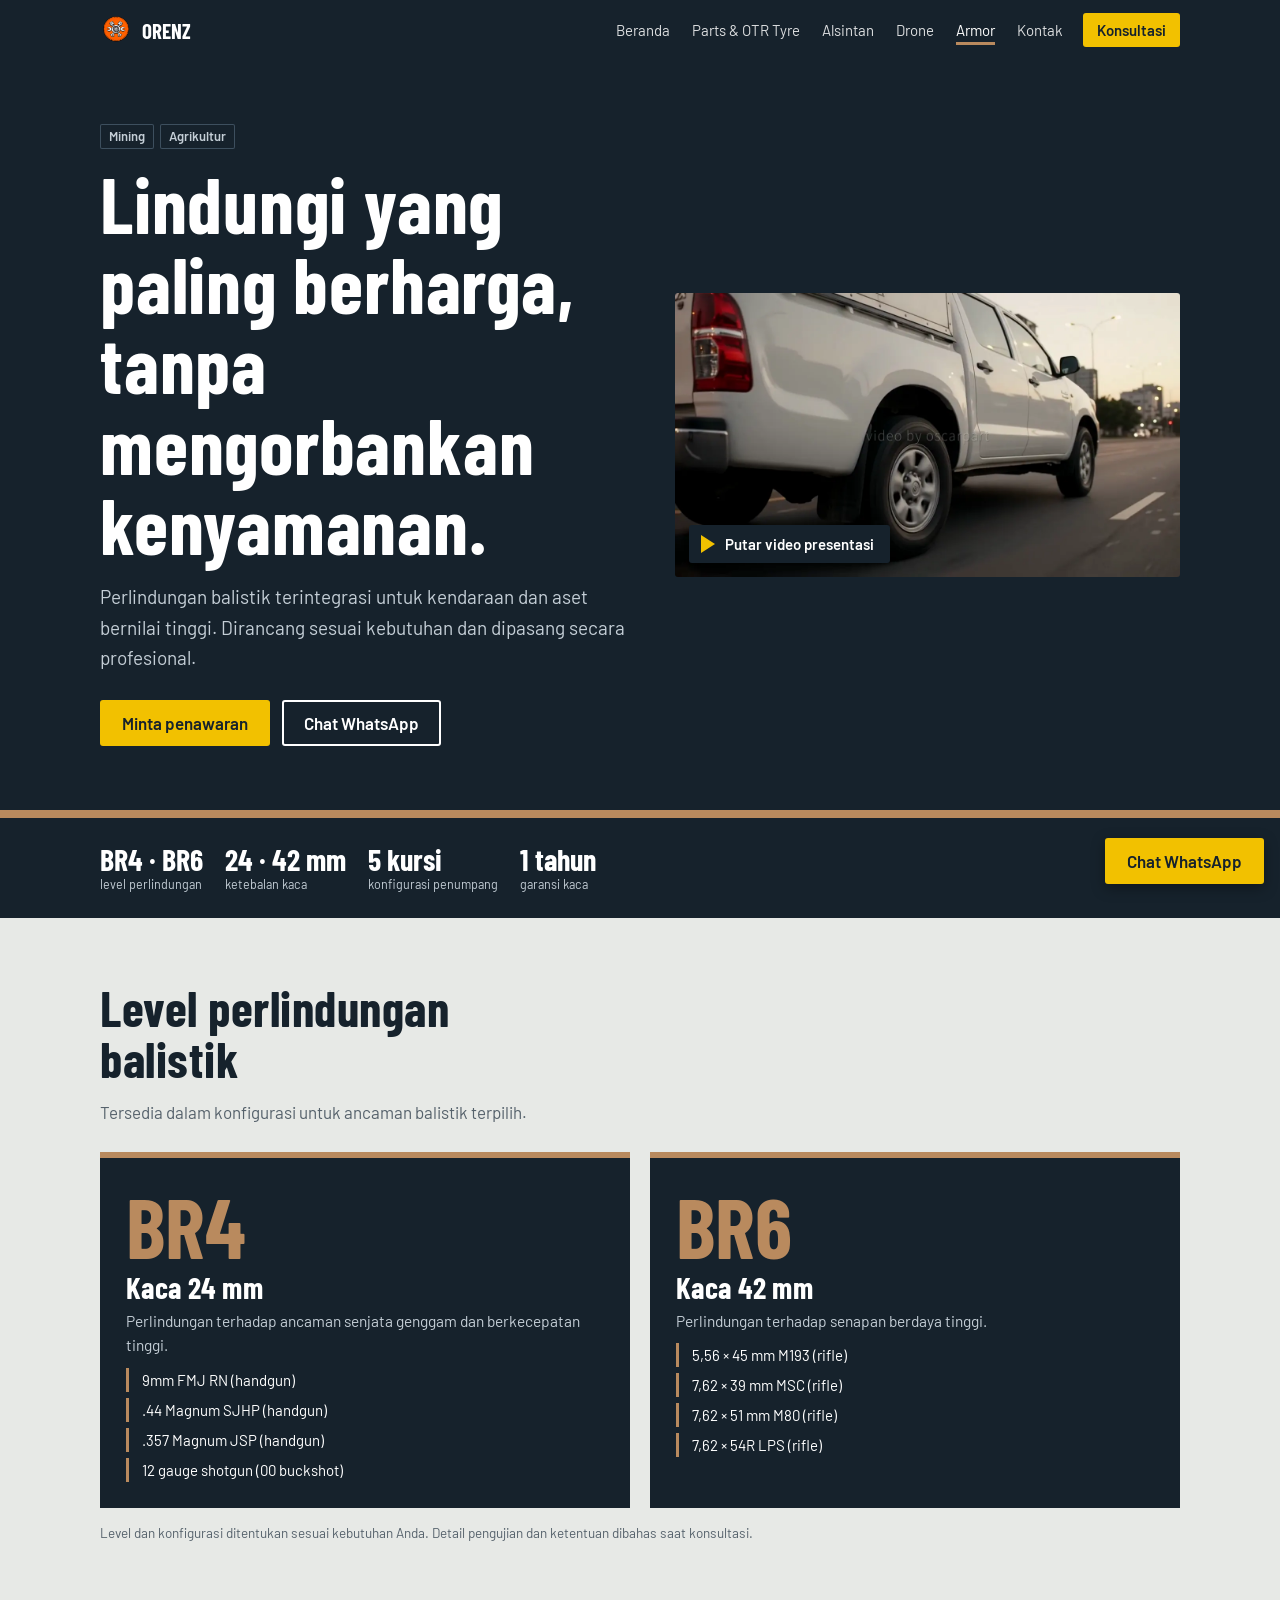
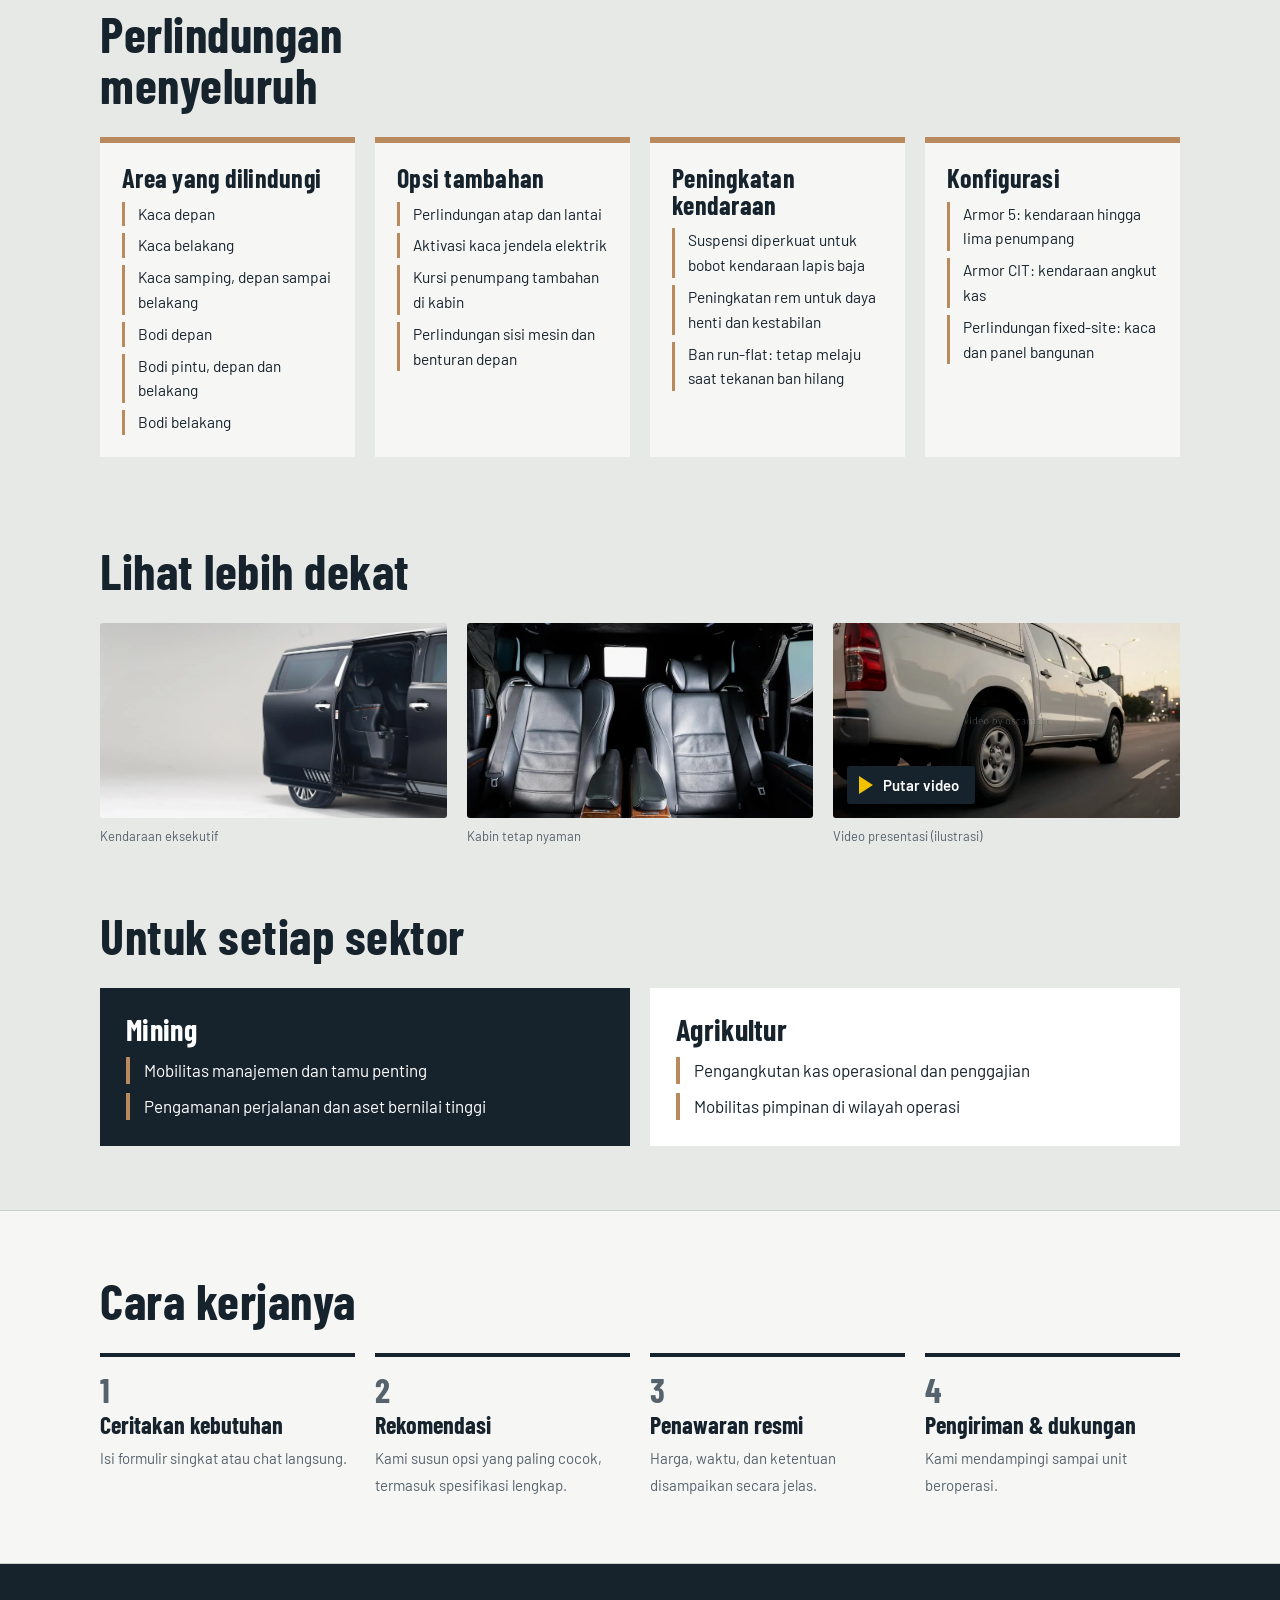
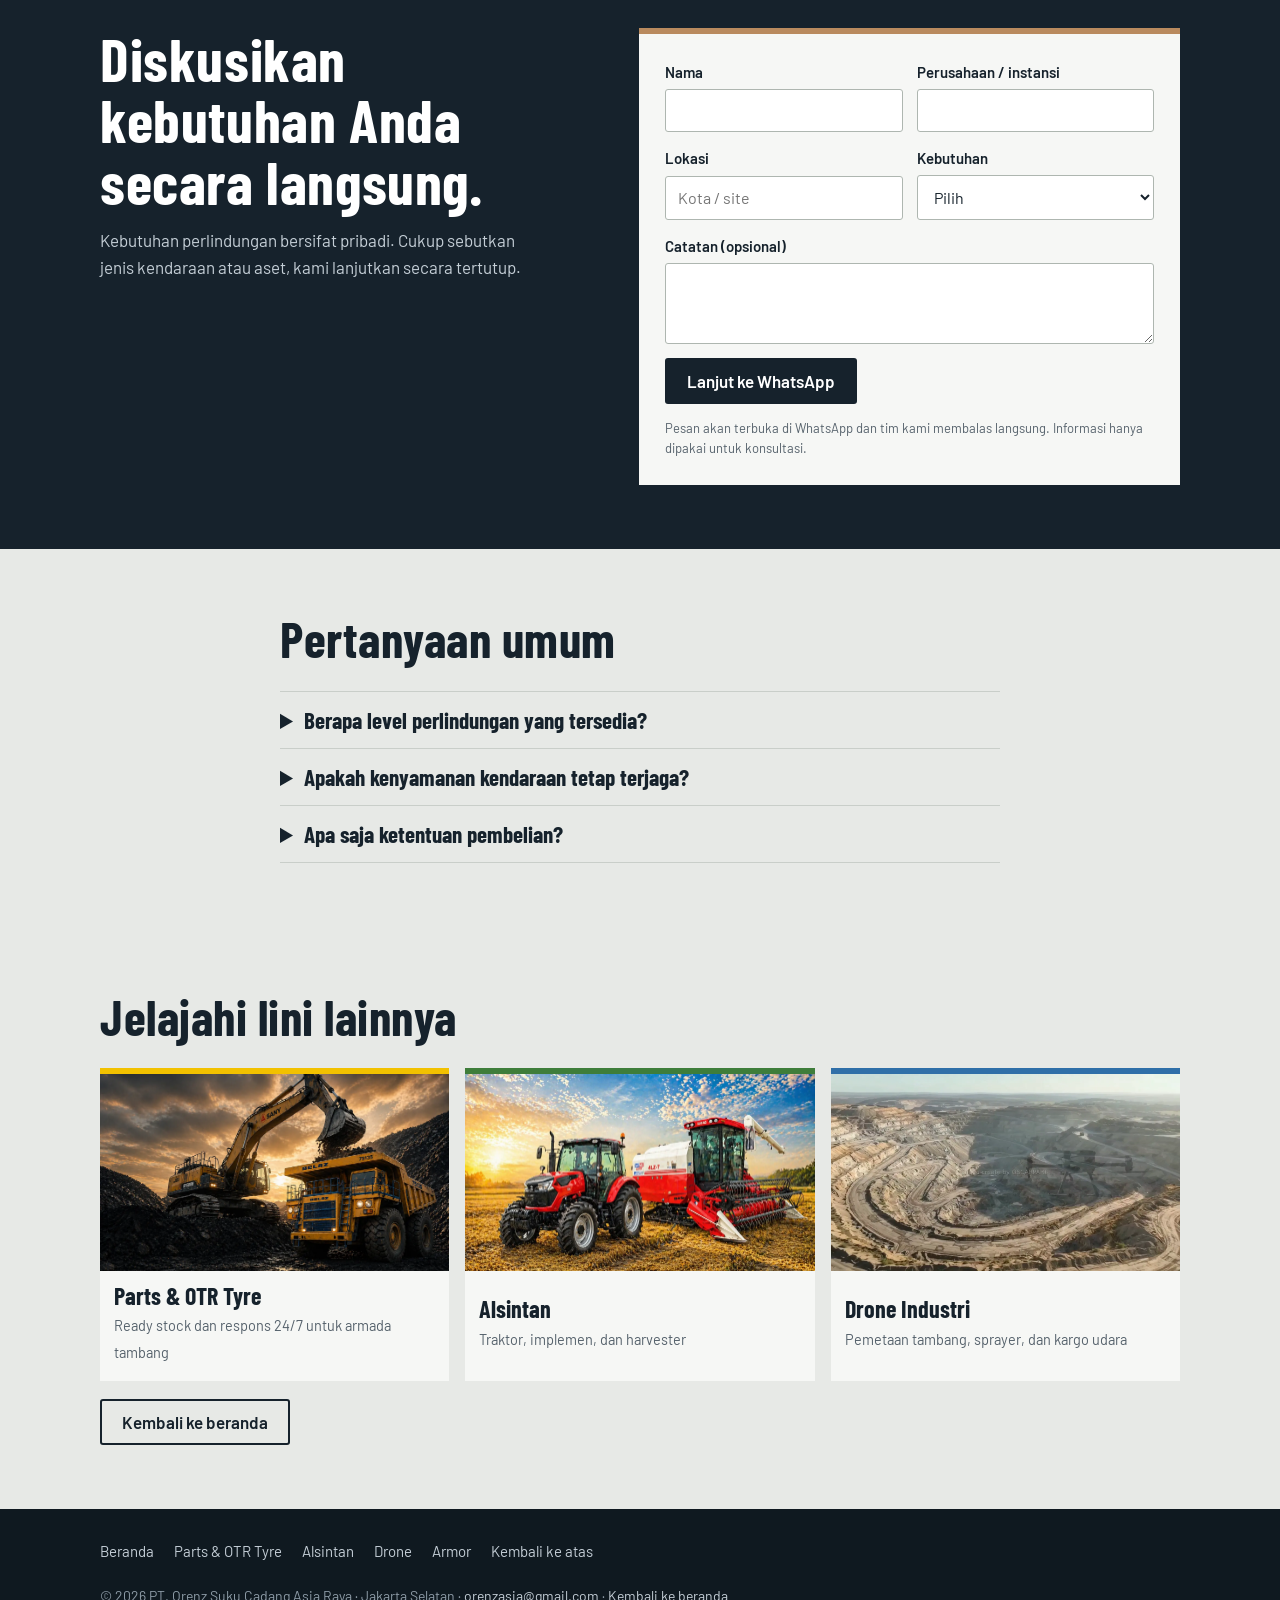
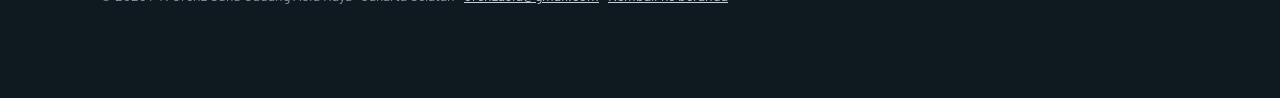
<file: armor/index.html>
<!DOCTYPE html>
<html lang="id"><head><meta charset="utf-8"><meta name="viewport" content="width=device-width, initial-scale=1">
<title>Armor: Perlindungan Balistik — PT. Orenz Suku Cadang Asia Raya</title>
<meta name="description" content="Perlindungan balistik terintegrasi untuk kendaraan dan aset bernilai tinggi. Konsultasi langsung via WhatsApp.">
<link rel="preconnect" href="https://fonts.googleapis.com"><link rel="preconnect" href="https://fonts.gstatic.com" crossorigin>
<link href="https://fonts.googleapis.com/css2?family=Barlow+Condensed:wght@600;700&family=Barlow:wght@400;500;600&display=swap" rel="stylesheet">
<link rel="icon" href="../favicon.png">
<link rel="canonical" href="https://orenzasia-design.github.io/compro/armor/">
<meta property="og:type" content="website"><meta property="og:title" content="Armor: Perlindungan Balistik — PT. Orenz Suku Cadang Asia Raya"><meta property="og:description" content="Perlindungan balistik terintegrasi untuk kendaraan dan aset bernilai tinggi. Konsultasi langsung via WhatsApp."><meta property="og:image" content="https://orenzasia-design.github.io/compro/img/og.jpg"><meta property="og:url" content="https://orenzasia-design.github.io/compro/armor/"><meta name="twitter:card" content="summary_large_image">
<link rel="stylesheet" href="../css/page.css">
</head>
<body style="--c:#B98A5E">
<header><div class="wrap bar">
 <a class="brand" href="../"><img src="../logo-orenz-sm.png" alt="" onerror="this.style.display='none'">ORENZ</a>
 <nav aria-label="Menu utama"><a href="../">Beranda</a><a href="../parts/">Parts &amp; OTR Tyre</a><a href="../alsintan/">Alsintan</a><a href="../drone/">Drone</a><a href="../armor/" aria-current="page">Armor</a><a href="#konsultasi">Kontak</a></nav>
 <a class="btn" href="#konsultasi">Konsultasi</a>
</div></header>
<main>
<section class="hero dk"><div class="wrap">
 <div><div class="tag"><span>Mining</span><span>Agrikultur</span></div><h1>Lindungi yang paling berharga, tanpa mengorbankan kenyamanan.</h1><p>Perlindungan balistik terintegrasi untuk kendaraan dan aset bernilai tinggi. Dirancang sesuai kebutuhan dan dipasang secara profesional.</p>
  <div class="row"><a class="btn" href="#konsultasi">Minta penawaran</a><a class="btn ghost" href="https://wa.me/6288802032033?text=Halo%20Orenz%2C%20saya%20ingin%20konsultasi%20Armor%20%28perlindungan%20balistik%29.">Chat WhatsApp</a></div></div>
 <figure class="media" data-video="../video/armor-presentasi.mp4" data-loop="../video/armor-loop.mp4"><img src="../img/poster-armor.webp" alt="Pick-up putih melaju di jalan saat senja"><button class="play" type="button">Putar video presentasi</button></figure>
</div></section>

<section class="band"><div class="wrap"><div class="kpis"><div>BR4 · BR6<small>level perlindungan</small></div><div>24 · 42 mm<small>ketebalan kaca</small></div><div>5 kursi<small>konfigurasi penumpang</small></div><div>1 tahun<small>garansi kaca</small></div></div></div></section><section class="sec"><div class="wrap"><h2>Level perlindungan balistik</h2><p class="intro">Tersedia dalam konfigurasi untuk ancaman balistik terpilih.</p><div class="lvl"><div><b>BR4</b><h3>Kaca 24 mm</h3><p>Perlindungan terhadap ancaman senjata genggam dan berkecepatan tinggi.</p><ul><li>9mm FMJ RN (handgun)</li><li>.44 Magnum SJHP (handgun)</li><li>.357 Magnum JSP (handgun)</li><li>12 gauge shotgun (00 buckshot)</li></ul></div><div><b>BR6</b><h3>Kaca 42 mm</h3><p>Perlindungan terhadap senapan berdaya tinggi.</p><ul><li>5,56 × 45 mm M193 (rifle)</li><li>7,62 × 39 mm MSC (rifle)</li><li>7,62 × 51 mm M80 (rifle)</li><li>7,62 × 54R LPS (rifle)</li></ul></div></div><p class="note">Level dan konfigurasi ditentukan sesuai kebutuhan Anda. Detail pengujian dan ketentuan dibahas saat konsultasi.</p></div></section><section class="sec" style=padding-top:0><div class="wrap"><h2>Perlindungan menyeluruh</h2><div class="lists"><div><h3>Area yang dilindungi</h3><ul><li>Kaca depan</li><li>Kaca belakang</li><li>Kaca samping, depan sampai belakang</li><li>Bodi depan</li><li>Bodi pintu, depan dan belakang</li><li>Bodi belakang</li></ul></div><div><h3>Opsi tambahan</h3><ul><li>Perlindungan atap dan lantai</li><li>Aktivasi kaca jendela elektrik</li><li>Kursi penumpang tambahan di kabin</li><li>Perlindungan sisi mesin dan benturan depan</li></ul></div><div><h3>Peningkatan kendaraan</h3><ul><li>Suspensi diperkuat untuk bobot kendaraan lapis baja</li><li>Peningkatan rem untuk daya henti dan kestabilan</li><li>Ban run-flat: tetap melaju saat tekanan ban hilang</li></ul></div><div><h3>Konfigurasi</h3><ul><li>Armor 5: kendaraan hingga lima penumpang</li><li>Armor CIT: kendaraan angkut kas</li><li>Perlindungan fixed-site: kaca dan panel bangunan</li></ul></div></div></div></section><section class="sec" style=padding-top:0><div class="wrap"><h2>Lihat lebih dekat</h2><div class="vids"><figure><div class="media"><img src="../img/armor-suv.webp" alt="Kendaraan hitam dengan pintu geser terbuka" loading="lazy"></div><figcaption class="cap">Kendaraan eksekutif</figcaption></figure><figure><div class="media"><img src="../img/armor-cabin.webp" alt="Kabin kendaraan dengan kursi kulit" loading="lazy"></div><figcaption class="cap">Kabin tetap nyaman</figcaption></figure><figure><div class="media vid" data-video="../video/armor-presentasi.mp4"><img src="../img/poster-armor.webp" alt="Video presentasi perlindungan balistik" loading="lazy"><button class="play" type="button">Putar video</button></div><figcaption class="cap">Video presentasi (ilustrasi)</figcaption></figure></div></div></section><section class="sec" style=padding-top:0><div class="wrap"><h2>Untuk setiap sektor</h2><div class="sectors"><div><h3>Mining</h3><ul><li>Mobilitas manajemen dan tamu penting</li><li>Pengamanan perjalanan dan aset bernilai tinggi</li></ul></div><div><h3>Agrikultur</h3><ul><li>Pengangkutan kas operasional dan penggajian</li><li>Mobilitas pimpinan di wilayah operasi</li></ul></div></div></div></section>

<section class="sec steps"><div class="wrap"><h2>Cara kerjanya</h2><ol>
 <li><b>Ceritakan kebutuhan</b><span>Isi formulir singkat atau chat langsung.</span></li>
 <li><b>Rekomendasi</b><span>Kami susun opsi yang paling cocok, termasuk spesifikasi lengkap.</span></li>
 <li><b>Penawaran resmi</b><span>Harga, waktu, dan ketentuan disampaikan secara jelas.</span></li>
 <li><b>Pengiriman &amp; dukungan</b><span>Kami mendampingi sampai unit beroperasi.</span></li>
</ol></div></section>

<section class="sec cta" id="konsultasi"><div class="wrap">
 <div><h2>Diskusikan kebutuhan Anda secara langsung.</h2><p>Kebutuhan perlindungan bersifat pribadi. Cukup sebutkan jenis kendaraan atau aset, kami lanjutkan secara tertutup.</p></div>
 <form id="lead" data-produk="Armor (perlindungan balistik)">
  <div class="two"><label>Nama<input name="nama" required autocomplete="name"></label><label>Perusahaan / instansi<input name="inst" autocomplete="organization"></label></div>
  <div class="two"><label>Lokasi<input name="lokasi" placeholder="Kota / site" autocomplete="address-level2"></label>
  <label>Kebutuhan<select name="butuh" required><option value="" disabled selected>Pilih</option><option>Kendaraan pribadi / eksekutif</option><option>Kendaraan operasional</option><option>Angkut kas</option><option>Perlindungan bangunan</option><option>Belum tahu, perlu saran</option></select></label></div>
  <label>Catatan (opsional)<textarea name="catatan" rows="3"></textarea></label>
  <button class="btn" type="submit">Lanjut ke WhatsApp</button>
  <small>Pesan akan terbuka di WhatsApp dan tim kami membalas langsung. Informasi hanya dipakai untuk konsultasi.</small>
 </form>
</div></section>

<section class="sec"><div class="wrap faq"><h2>Pertanyaan umum</h2><details><summary>Berapa level perlindungan yang tersedia?</summary><p>Dua level: BR4 dengan kaca 24 mm dan BR6 dengan kaca 42 mm. Rincian ancaman yang dicakup ada di bagian Level perlindungan balistik.</p></details><details><summary>Apakah kenyamanan kendaraan tetap terjaga?</summary><p>Solusi dirancang agar fungsi, kenyamanan, dan tampilan kendaraan tetap terjaga. Suspensi dan rem ditingkatkan sesuai bobot tambahan.</p></details><details><summary>Apa saja ketentuan pembelian?</summary><p>Pembelian mengikuti ketentuan dan proses verifikasi yang berlaku. Kami jelaskan saat konsultasi.</p></details></div></section>
<section class="sec"><div class="wrap"><h2>Jelajahi lini lainnya</h2><div class="morego"><a class="mc" href="../parts/" style="--c2:#F2C100"><img src="../img/parts-hero.webp" alt="" loading="lazy"><div><b>Parts &amp; OTR Tyre</b><span>Ready stock dan respons 24/7 untuk armada tambang</span></div></a><a class="mc" href="../alsintan/" style="--c2:#3E7D3A"><img src="../img/alsintan-field.webp" alt="" loading="lazy"><div><b>Alsintan</b><span>Traktor, implemen, dan harvester</span></div></a><a class="mc" href="../drone/" style="--c2:#2F6FA8"><img src="../img/poster-drone-pemetaan.webp" alt="" loading="lazy"><div><b>Drone Industri</b><span>Pemetaan tambang, sprayer, dan kargo udara</span></div></a></div><p style="margin-top:18px"><a class="btn ghost" href="../" style="color:var(--ink)">Kembali ke beranda</a></p></div></section>
</main>
<footer><div class="wrap"><div class="fnav"><a href="../">Beranda</a><a href="../parts/">Parts &amp; OTR Tyre</a><a href="../alsintan/">Alsintan</a><a href="../drone/">Drone</a><a href="../armor/">Armor</a><a href="#">Kembali ke atas</a></div>© 2026 PT. Orenz Suku Cadang Asia Raya · Jakarta Selatan · <a href="mailto:orenzasia@gmail.com">orenzasia@gmail.com</a> · <a href="../">Kembali ke beranda</a></div></footer>
<a class="btn wa" href="https://wa.me/6288802032033?text=Halo%20Orenz%2C%20saya%20ingin%20konsultasi%20Armor%20%28perlindungan%20balistik%29." aria-label="Chat WhatsApp">Chat WhatsApp</a>
<script src="../js/page.js"></script>
</body></html>
</file>
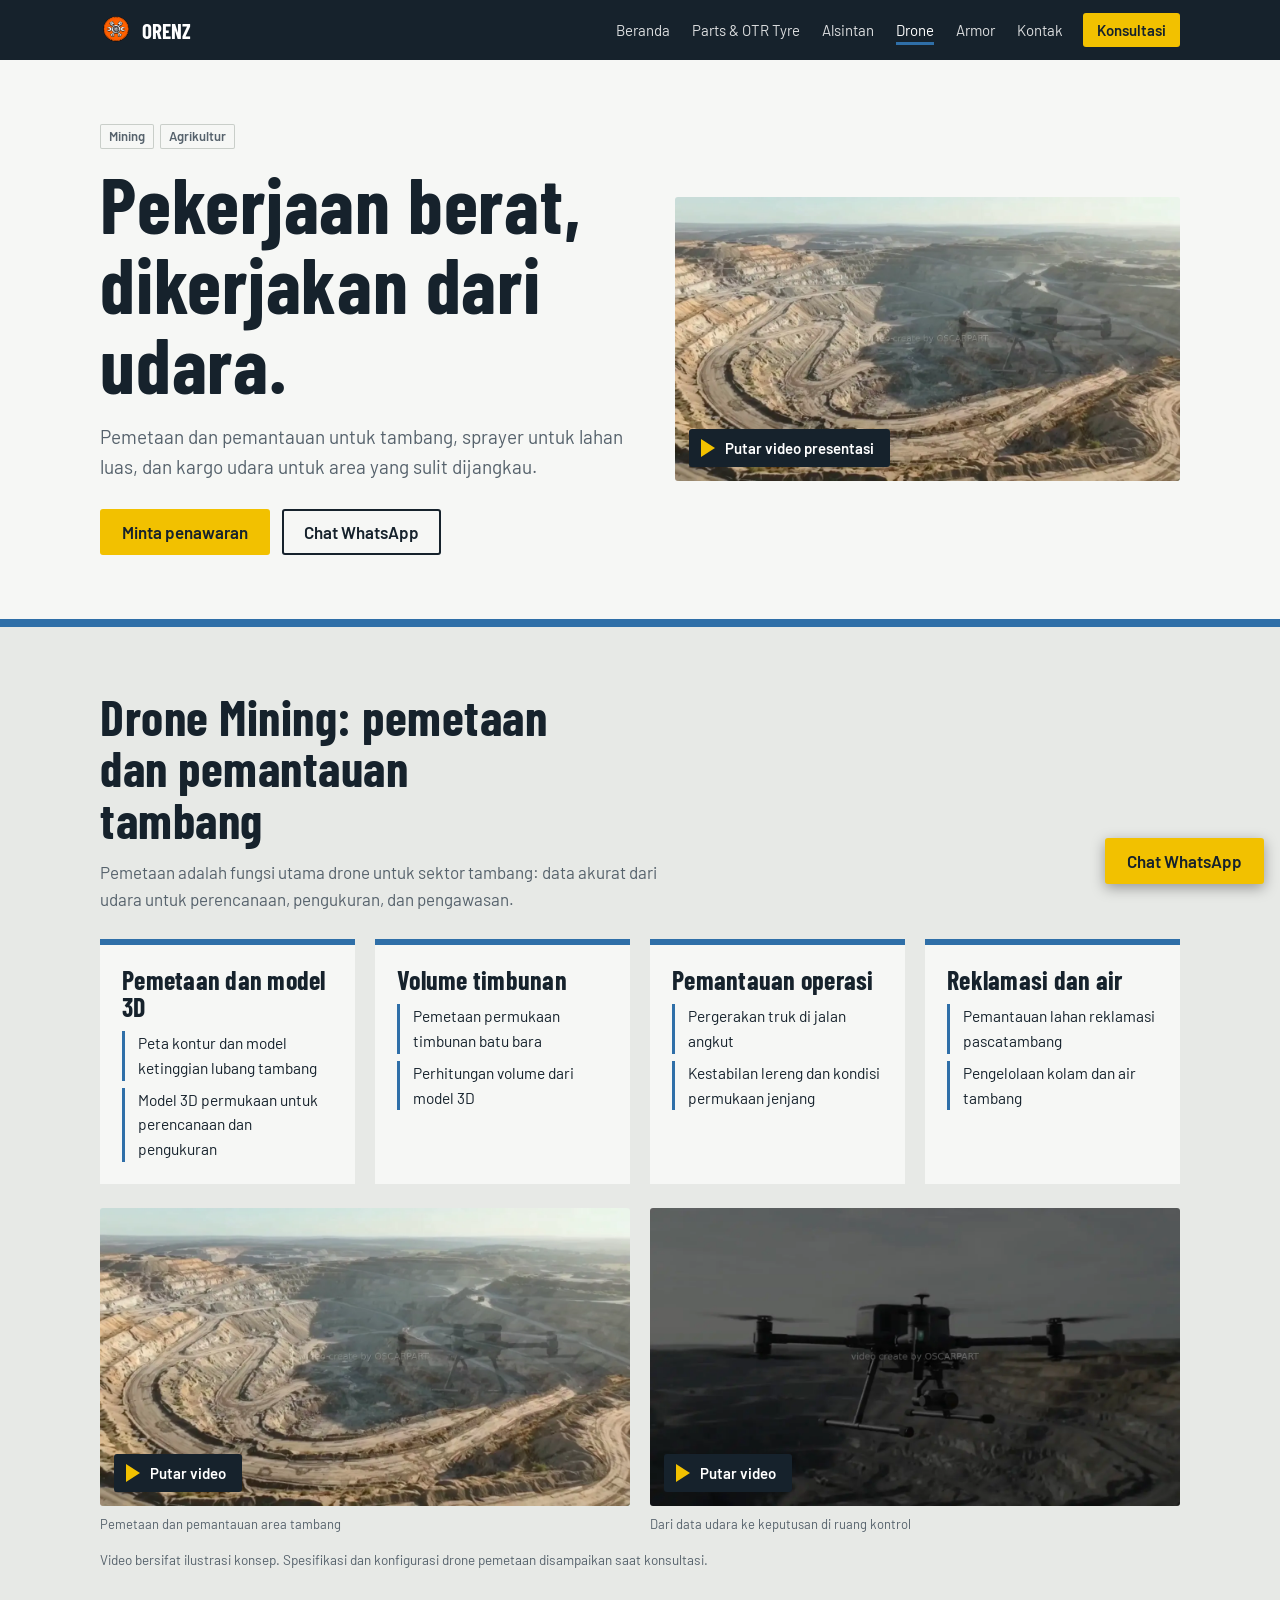
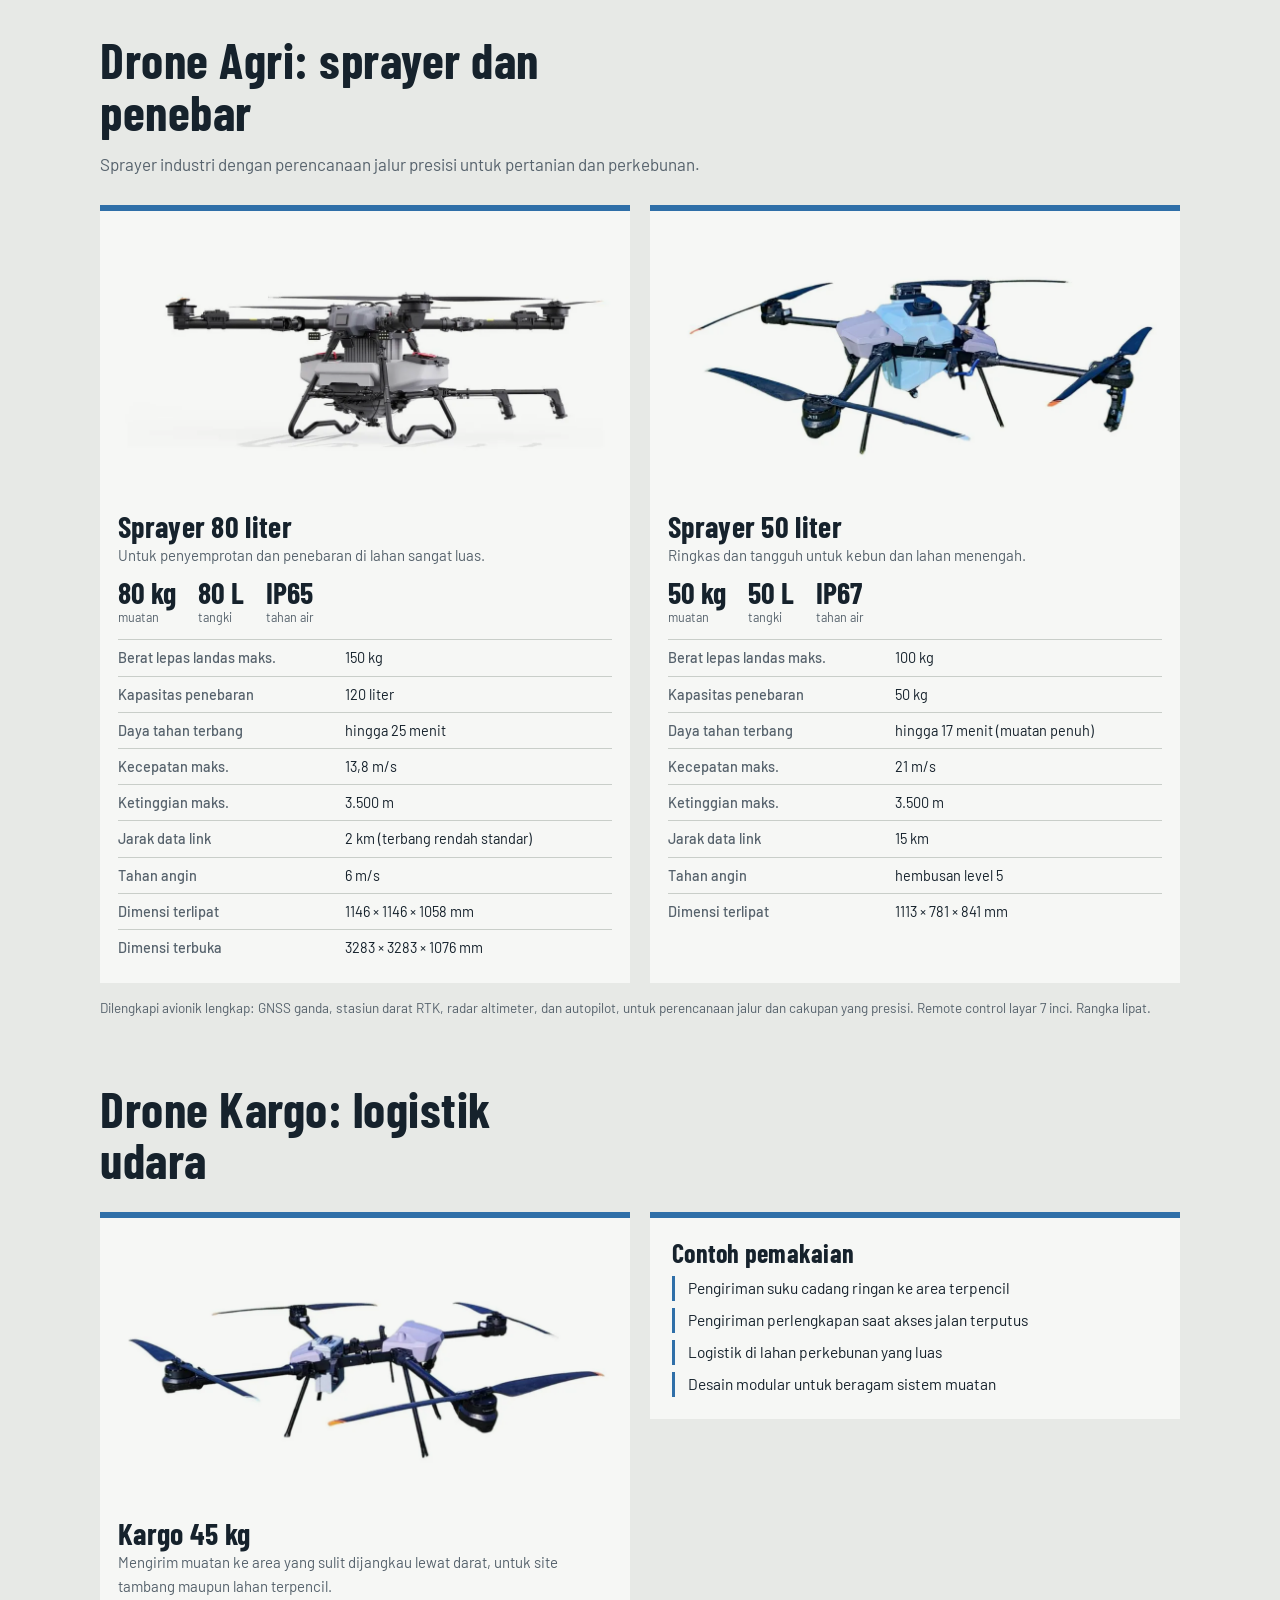
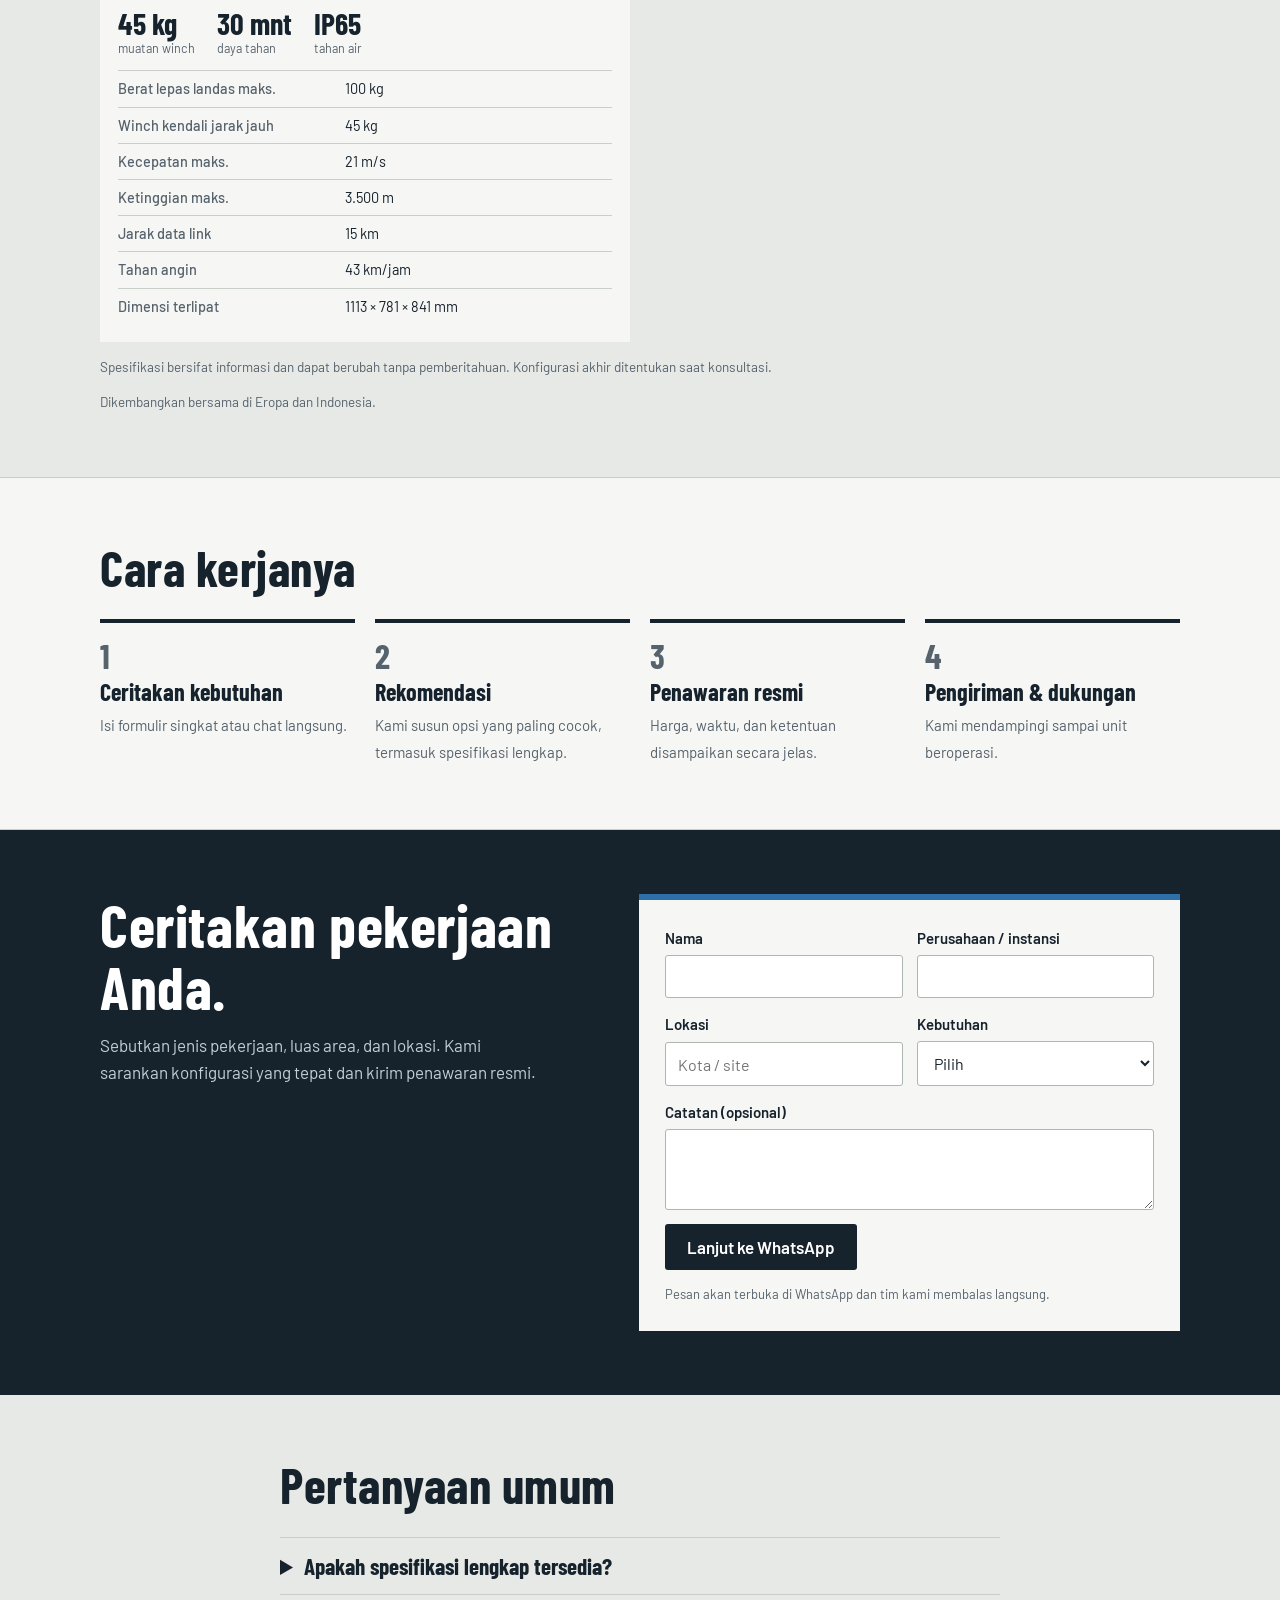
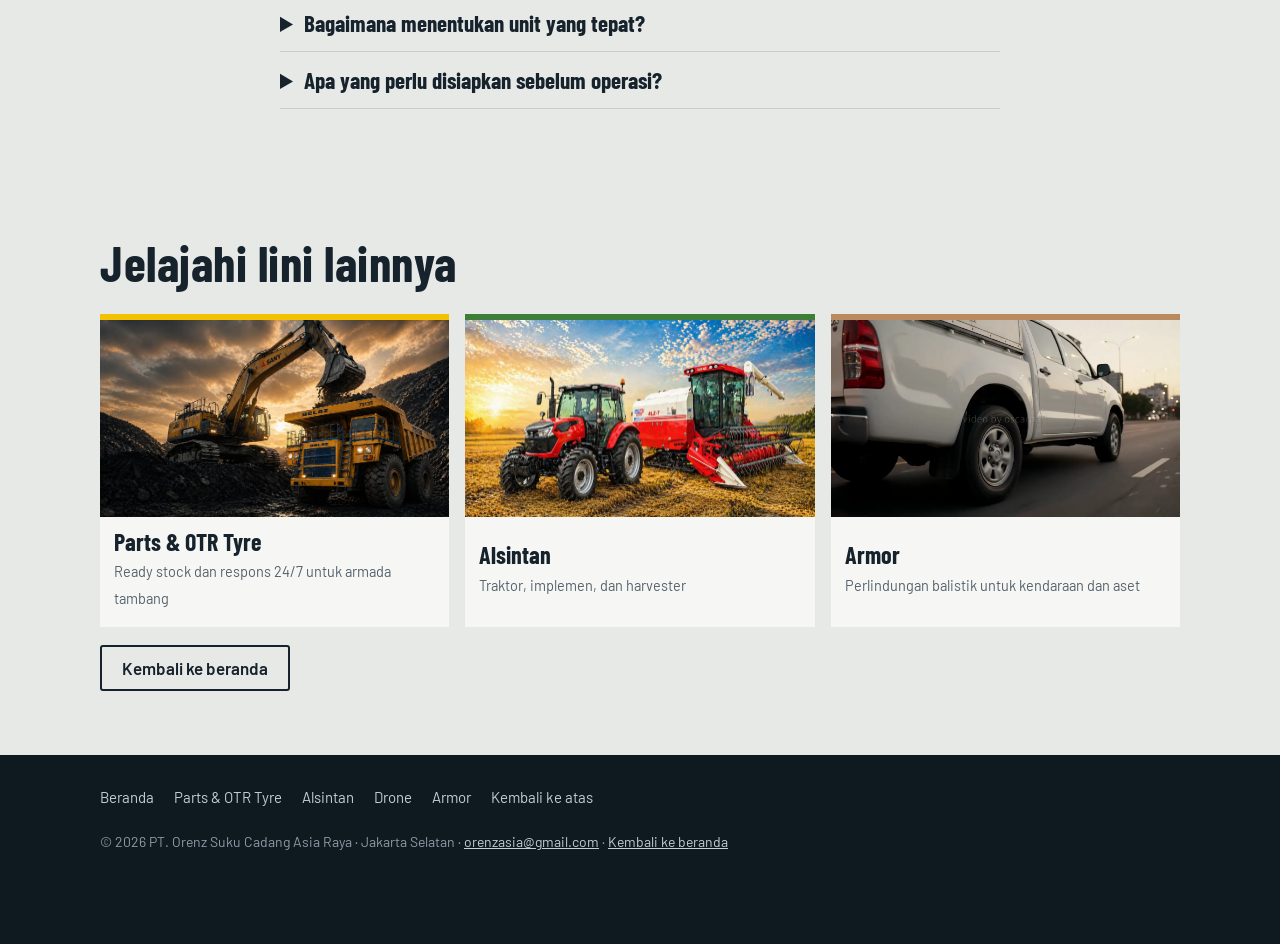
<file: drone/index.html>
<!DOCTYPE html>
<html lang="id"><head><meta charset="utf-8"><meta name="viewport" content="width=device-width, initial-scale=1">
<title>Drone Industri: Mining & Agri — PT. Orenz Suku Cadang Asia Raya</title>
<meta name="description" content="Drone pemetaan untuk tambang, sprayer untuk agrikultur, dan drone kargo. Konsultasi dan penawaran via WhatsApp.">
<link rel="preconnect" href="https://fonts.googleapis.com"><link rel="preconnect" href="https://fonts.gstatic.com" crossorigin>
<link href="https://fonts.googleapis.com/css2?family=Barlow+Condensed:wght@600;700&family=Barlow:wght@400;500;600&display=swap" rel="stylesheet">
<link rel="icon" href="../favicon.png">
<link rel="canonical" href="https://orenzasia-design.github.io/compro/drone/">
<meta property="og:type" content="website"><meta property="og:title" content="Drone Industri: Mining & Agri — PT. Orenz Suku Cadang Asia Raya"><meta property="og:description" content="Drone pemetaan untuk tambang, sprayer untuk agrikultur, dan drone kargo. Konsultasi dan penawaran via WhatsApp."><meta property="og:image" content="https://orenzasia-design.github.io/compro/img/og.jpg"><meta property="og:url" content="https://orenzasia-design.github.io/compro/drone/"><meta name="twitter:card" content="summary_large_image">
<link rel="stylesheet" href="../css/page.css">
</head>
<body style="--c:#2F6FA8">
<header><div class="wrap bar">
 <a class="brand" href="../"><img src="../logo-orenz-sm.png" alt="" onerror="this.style.display='none'">ORENZ</a>
 <nav aria-label="Menu utama"><a href="../">Beranda</a><a href="../parts/">Parts &amp; OTR Tyre</a><a href="../alsintan/">Alsintan</a><a href="../drone/" aria-current="page">Drone</a><a href="../armor/">Armor</a><a href="#konsultasi">Kontak</a></nav>
 <a class="btn" href="#konsultasi">Konsultasi</a>
</div></header>
<main>
<section class="hero"><div class="wrap">
 <div><div class="tag"><span>Mining</span><span>Agrikultur</span></div><h1>Pekerjaan berat, dikerjakan dari udara.</h1><p>Pemetaan dan pemantauan untuk tambang, sprayer untuk lahan luas, dan kargo udara untuk area yang sulit dijangkau.</p>
  <div class="row"><a class="btn" href="#konsultasi">Minta penawaran</a><a class="btn ghost" href="https://wa.me/6288802032033?text=Halo%20Orenz%2C%20saya%20tertarik%20dengan%20Drone%20Industri.">Chat WhatsApp</a></div></div>
 <figure class="media" data-video="../video/drone-pemetaan-tambang.mp4"><img src="../img/poster-drone-pemetaan.webp" alt="Drone memetakan area tambang terbuka"><button class="play" type="button">Putar video presentasi</button></figure>
</div></section>

<section class="sec" id="mining"><div class="wrap"><h2>Drone Mining: pemetaan dan pemantauan tambang</h2><p class="intro">Pemetaan adalah fungsi utama drone untuk sektor tambang: data akurat dari udara untuk perencanaan, pengukuran, dan pengawasan.</p><div class="lists"><div><h3>Pemetaan dan model 3D</h3><ul><li>Peta kontur dan model ketinggian lubang tambang</li><li>Model 3D permukaan untuk perencanaan dan pengukuran</li></ul></div><div><h3>Volume timbunan</h3><ul><li>Pemetaan permukaan timbunan batu bara</li><li>Perhitungan volume dari model 3D</li></ul></div><div><h3>Pemantauan operasi</h3><ul><li>Pergerakan truk di jalan angkut</li><li>Kestabilan lereng dan kondisi permukaan jenjang</li></ul></div><div><h3>Reklamasi dan air</h3><ul><li>Pemantauan lahan reklamasi pascatambang</li><li>Pengelolaan kolam dan air tambang</li></ul></div></div><div class="vids"><figure><div class="media vid" data-video="../video/drone-pemetaan-tambang.mp4"><img src="../img/poster-drone-pemetaan.webp" alt="Drone memetakan area tambang" loading="lazy"><button class="play" type="button">Putar video</button></div><figcaption class="cap">Pemetaan dan pemantauan area tambang</figcaption></figure><figure><div class="media vid" data-video="../video/drone-data-ke-keputusan.mp4"><img src="../img/poster-drone-data.webp" alt="Dari data drone menjadi keputusan" loading="lazy"><button class="play" type="button">Putar video</button></div><figcaption class="cap">Dari data udara ke keputusan di ruang kontrol</figcaption></figure></div><p class="note">Video bersifat ilustrasi konsep. Spesifikasi dan konfigurasi drone pemetaan disampaikan saat konsultasi.</p></div></section><section class="sec" id="agri" style=padding-top:0><div class="wrap"><h2>Drone Agri: sprayer dan penebar</h2><p class="intro">Sprayer industri dengan perencanaan jalur presisi untuk pertanian dan perkebunan.</p><div class="specs"><article class="spec"><img src="../img/drone-spray-l.webp" alt="Sprayer 80 liter" loading="lazy"><h3>Sprayer 80 liter</h3><p class="lead">Untuk penyemprotan dan penebaran di lahan sangat luas.</p><div class="kpis"><div>80 kg<small>muatan</small></div><div>80 L<small>tangki</small></div><div>IP65<small>tahan air</small></div></div><table class="kv"><tr><th>Berat lepas landas maks.</th><td>150 kg</td></tr><tr><th>Kapasitas penebaran</th><td>120 liter</td></tr><tr><th>Daya tahan terbang</th><td>hingga 25 menit</td></tr><tr><th>Kecepatan maks.</th><td>13,8 m/s</td></tr><tr><th>Ketinggian maks.</th><td>3.500 m</td></tr><tr><th>Jarak data link</th><td>2 km (terbang rendah standar)</td></tr><tr><th>Tahan angin</th><td>6 m/s</td></tr><tr><th>Dimensi terlipat</th><td>1146 × 1146 × 1058 mm</td></tr><tr><th>Dimensi terbuka</th><td>3283 × 3283 × 1076 mm</td></tr></table></article><article class="spec"><img src="../img/drone-spray-m.webp" alt="Sprayer 50 liter" loading="lazy"><h3>Sprayer 50 liter</h3><p class="lead">Ringkas dan tangguh untuk kebun dan lahan menengah.</p><div class="kpis"><div>50 kg<small>muatan</small></div><div>50 L<small>tangki</small></div><div>IP67<small>tahan air</small></div></div><table class="kv"><tr><th>Berat lepas landas maks.</th><td>100 kg</td></tr><tr><th>Kapasitas penebaran</th><td>50 kg</td></tr><tr><th>Daya tahan terbang</th><td>hingga 17 menit (muatan penuh)</td></tr><tr><th>Kecepatan maks.</th><td>21 m/s</td></tr><tr><th>Ketinggian maks.</th><td>3.500 m</td></tr><tr><th>Jarak data link</th><td>15 km</td></tr><tr><th>Tahan angin</th><td>hembusan level 5</td></tr><tr><th>Dimensi terlipat</th><td>1113 × 781 × 841 mm</td></tr></table></article></div><p class="note">Dilengkapi avionik lengkap: GNSS ganda, stasiun darat RTK, radar altimeter, dan autopilot, untuk perencanaan jalur dan cakupan yang presisi. Remote control layar 7 inci. Rangka lipat.</p></div></section><section class="sec" id="kargo" style=padding-top:0><div class="wrap"><h2>Drone Kargo: logistik udara</h2><div class="specs"><article class="spec"><img src="../img/drone-cargo.webp" alt="Kargo 45 kg" loading="lazy"><h3>Kargo 45 kg</h3><p class="lead">Mengirim muatan ke area yang sulit dijangkau lewat darat, untuk site tambang maupun lahan terpencil.</p><div class="kpis"><div>45 kg<small>muatan winch</small></div><div>30 mnt<small>daya tahan</small></div><div>IP65<small>tahan air</small></div></div><table class="kv"><tr><th>Berat lepas landas maks.</th><td>100 kg</td></tr><tr><th>Winch kendali jarak jauh</th><td>45 kg</td></tr><tr><th>Kecepatan maks.</th><td>21 m/s</td></tr><tr><th>Ketinggian maks.</th><td>3.500 m</td></tr><tr><th>Jarak data link</th><td>15 km</td></tr><tr><th>Tahan angin</th><td>43 km/jam</td></tr><tr><th>Dimensi terlipat</th><td>1113 × 781 × 841 mm</td></tr></table></article><div class="lists" style="align-content:start;margin:0"><div><h3>Contoh pemakaian</h3><ul><li>Pengiriman suku cadang ringan ke area terpencil</li><li>Pengiriman perlengkapan saat akses jalan terputus</li><li>Logistik di lahan perkebunan yang luas</li><li>Desain modular untuk beragam sistem muatan</li></ul></div></div></div><p class="note">Spesifikasi bersifat informasi dan dapat berubah tanpa pemberitahuan. Konfigurasi akhir ditentukan saat konsultasi.</p><p class="note">Dikembangkan bersama di Eropa dan Indonesia.</p></div></section>

<section class="sec steps"><div class="wrap"><h2>Cara kerjanya</h2><ol>
 <li><b>Ceritakan kebutuhan</b><span>Isi formulir singkat atau chat langsung.</span></li>
 <li><b>Rekomendasi</b><span>Kami susun opsi yang paling cocok, termasuk spesifikasi lengkap.</span></li>
 <li><b>Penawaran resmi</b><span>Harga, waktu, dan ketentuan disampaikan secara jelas.</span></li>
 <li><b>Pengiriman &amp; dukungan</b><span>Kami mendampingi sampai unit beroperasi.</span></li>
</ol></div></section>

<section class="sec cta" id="konsultasi"><div class="wrap">
 <div><h2>Ceritakan pekerjaan Anda.</h2><p>Sebutkan jenis pekerjaan, luas area, dan lokasi. Kami sarankan konfigurasi yang tepat dan kirim penawaran resmi.</p></div>
 <form id="lead" data-produk="Drone Industri">
  <div class="two"><label>Nama<input name="nama" required autocomplete="name"></label><label>Perusahaan / instansi<input name="inst" autocomplete="organization"></label></div>
  <div class="two"><label>Lokasi<input name="lokasi" placeholder="Kota / site" autocomplete="address-level2"></label>
  <label>Kebutuhan<select name="butuh" required><option value="" disabled selected>Pilih</option><option>Pemetaan tambang</option><option>Sprayer / penebar</option><option>Kargo udara</option><option>Belum tahu, perlu saran</option></select></label></div>
  <label>Catatan (opsional)<textarea name="catatan" rows="3"></textarea></label>
  <button class="btn" type="submit">Lanjut ke WhatsApp</button>
  <small>Pesan akan terbuka di WhatsApp dan tim kami membalas langsung. </small>
 </form>
</div></section>

<section class="sec"><div class="wrap faq"><h2>Pertanyaan umum</h2><details><summary>Apakah spesifikasi lengkap tersedia?</summary><p>Ya, kami kirim ringkasan spesifikasi sesuai kebutuhan Anda setelah konsultasi.</p></details><details><summary>Bagaimana menentukan unit yang tepat?</summary><p>Kami menanyakan jenis pekerjaan, luas area, dan lokasi, lalu merekomendasikan konfigurasi yang sesuai.</p></details><details><summary>Apa yang perlu disiapkan sebelum operasi?</summary><p>Kami sampaikan hal-hal yang perlu Anda siapkan sesuai ketentuan yang berlaku saat konsultasi.</p></details></div></section>
<section class="sec"><div class="wrap"><h2>Jelajahi lini lainnya</h2><div class="morego"><a class="mc" href="../parts/" style="--c2:#F2C100"><img src="../img/parts-hero.webp" alt="" loading="lazy"><div><b>Parts &amp; OTR Tyre</b><span>Ready stock dan respons 24/7 untuk armada tambang</span></div></a><a class="mc" href="../alsintan/" style="--c2:#3E7D3A"><img src="../img/alsintan-field.webp" alt="" loading="lazy"><div><b>Alsintan</b><span>Traktor, implemen, dan harvester</span></div></a><a class="mc" href="../armor/" style="--c2:#B98A5E"><img src="../img/poster-armor.webp" alt="" loading="lazy"><div><b>Armor</b><span>Perlindungan balistik untuk kendaraan dan aset</span></div></a></div><p style="margin-top:18px"><a class="btn ghost" href="../" style="color:var(--ink)">Kembali ke beranda</a></p></div></section>
</main>
<footer><div class="wrap"><div class="fnav"><a href="../">Beranda</a><a href="../parts/">Parts &amp; OTR Tyre</a><a href="../alsintan/">Alsintan</a><a href="../drone/">Drone</a><a href="../armor/">Armor</a><a href="#">Kembali ke atas</a></div>© 2026 PT. Orenz Suku Cadang Asia Raya · Jakarta Selatan · <a href="mailto:orenzasia@gmail.com">orenzasia@gmail.com</a> · <a href="../">Kembali ke beranda</a></div></footer>
<a class="btn wa" href="https://wa.me/6288802032033?text=Halo%20Orenz%2C%20saya%20tertarik%20dengan%20Drone%20Industri." aria-label="Chat WhatsApp">Chat WhatsApp</a>
<script src="../js/page.js"></script>
</body></html>
</file>
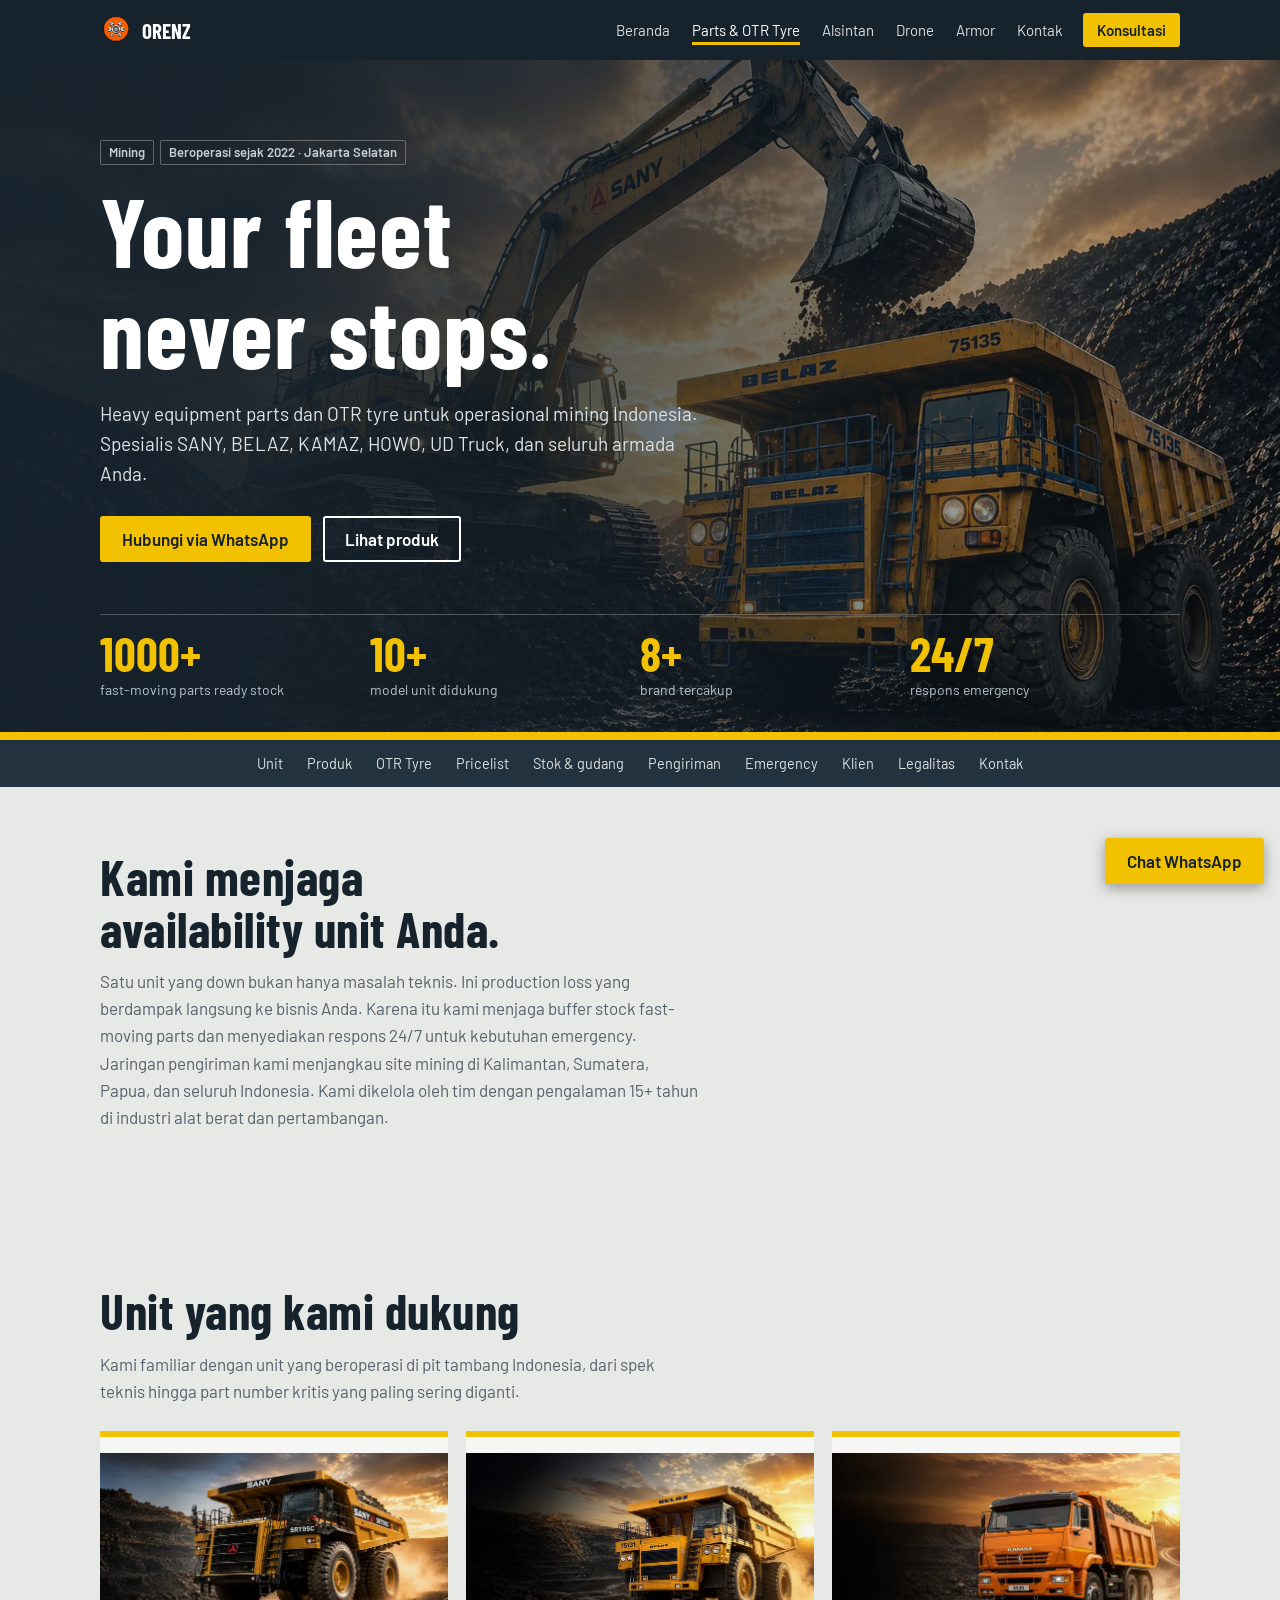
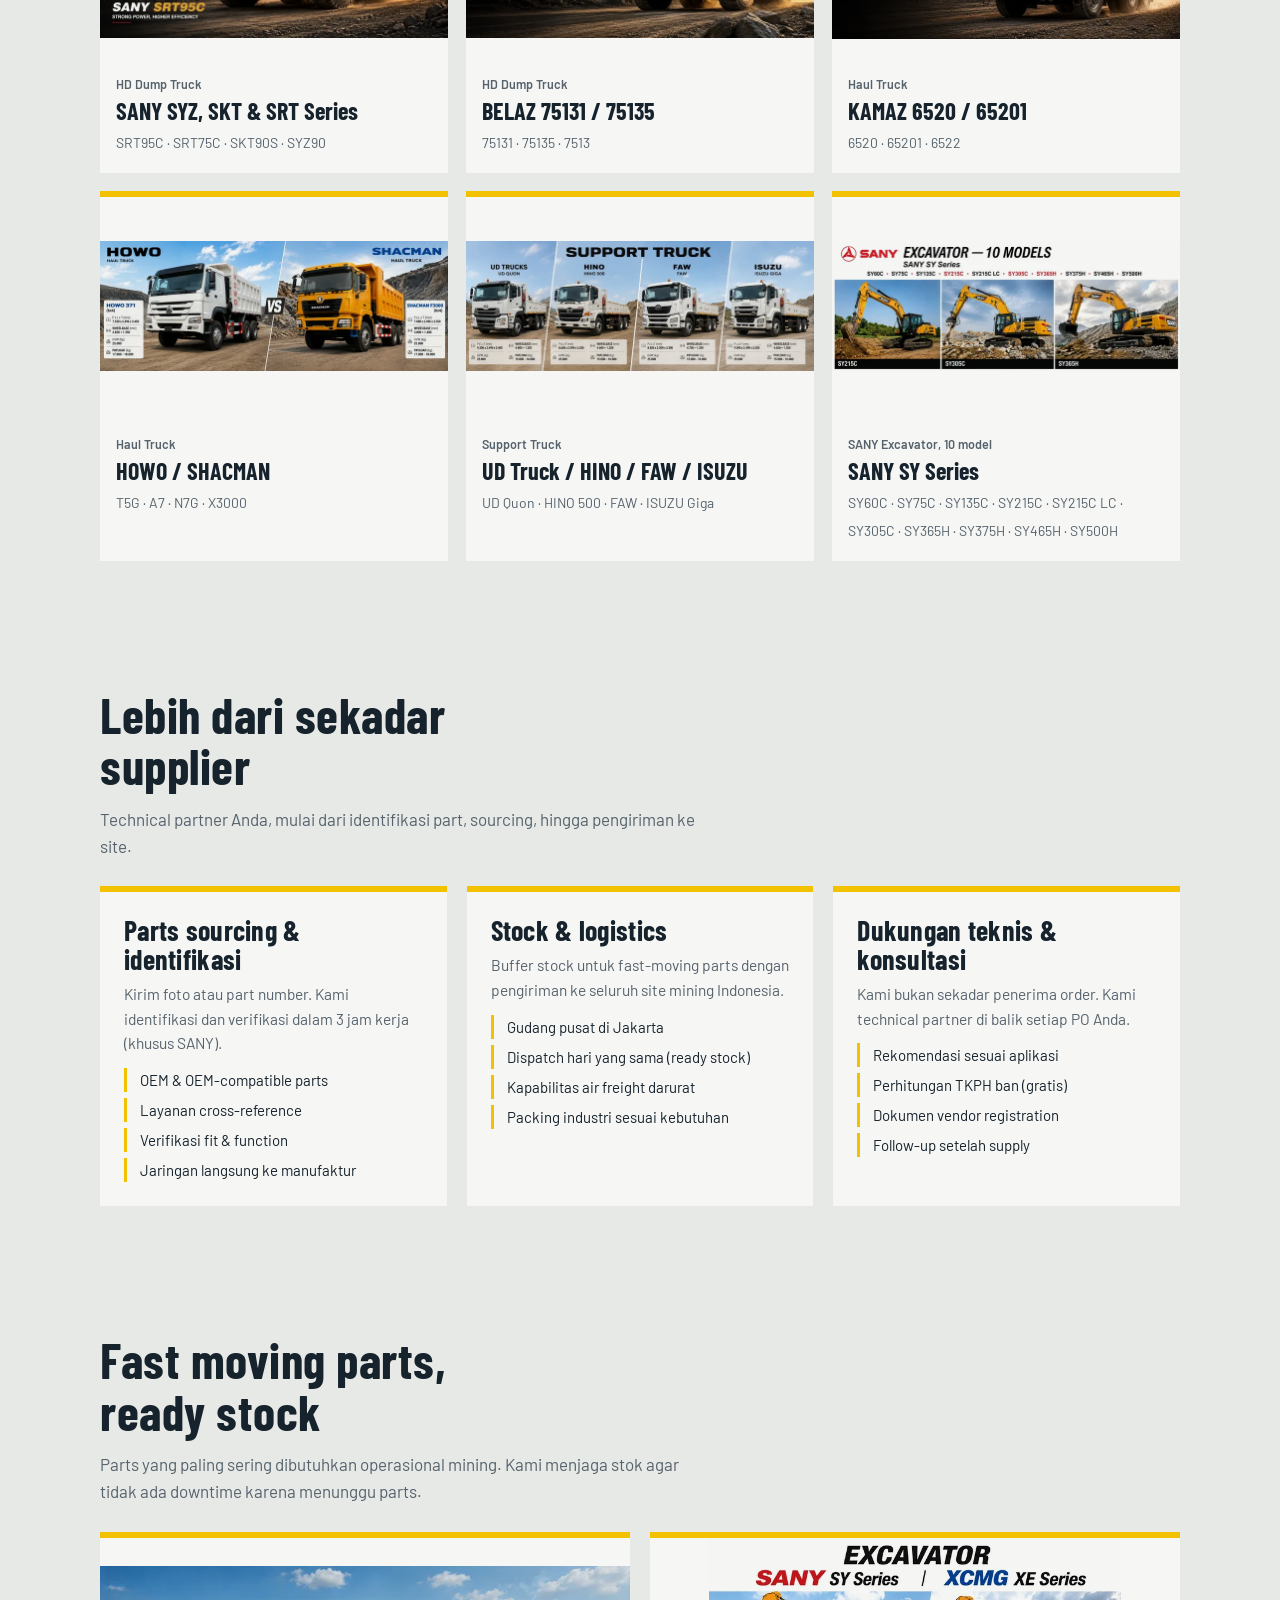
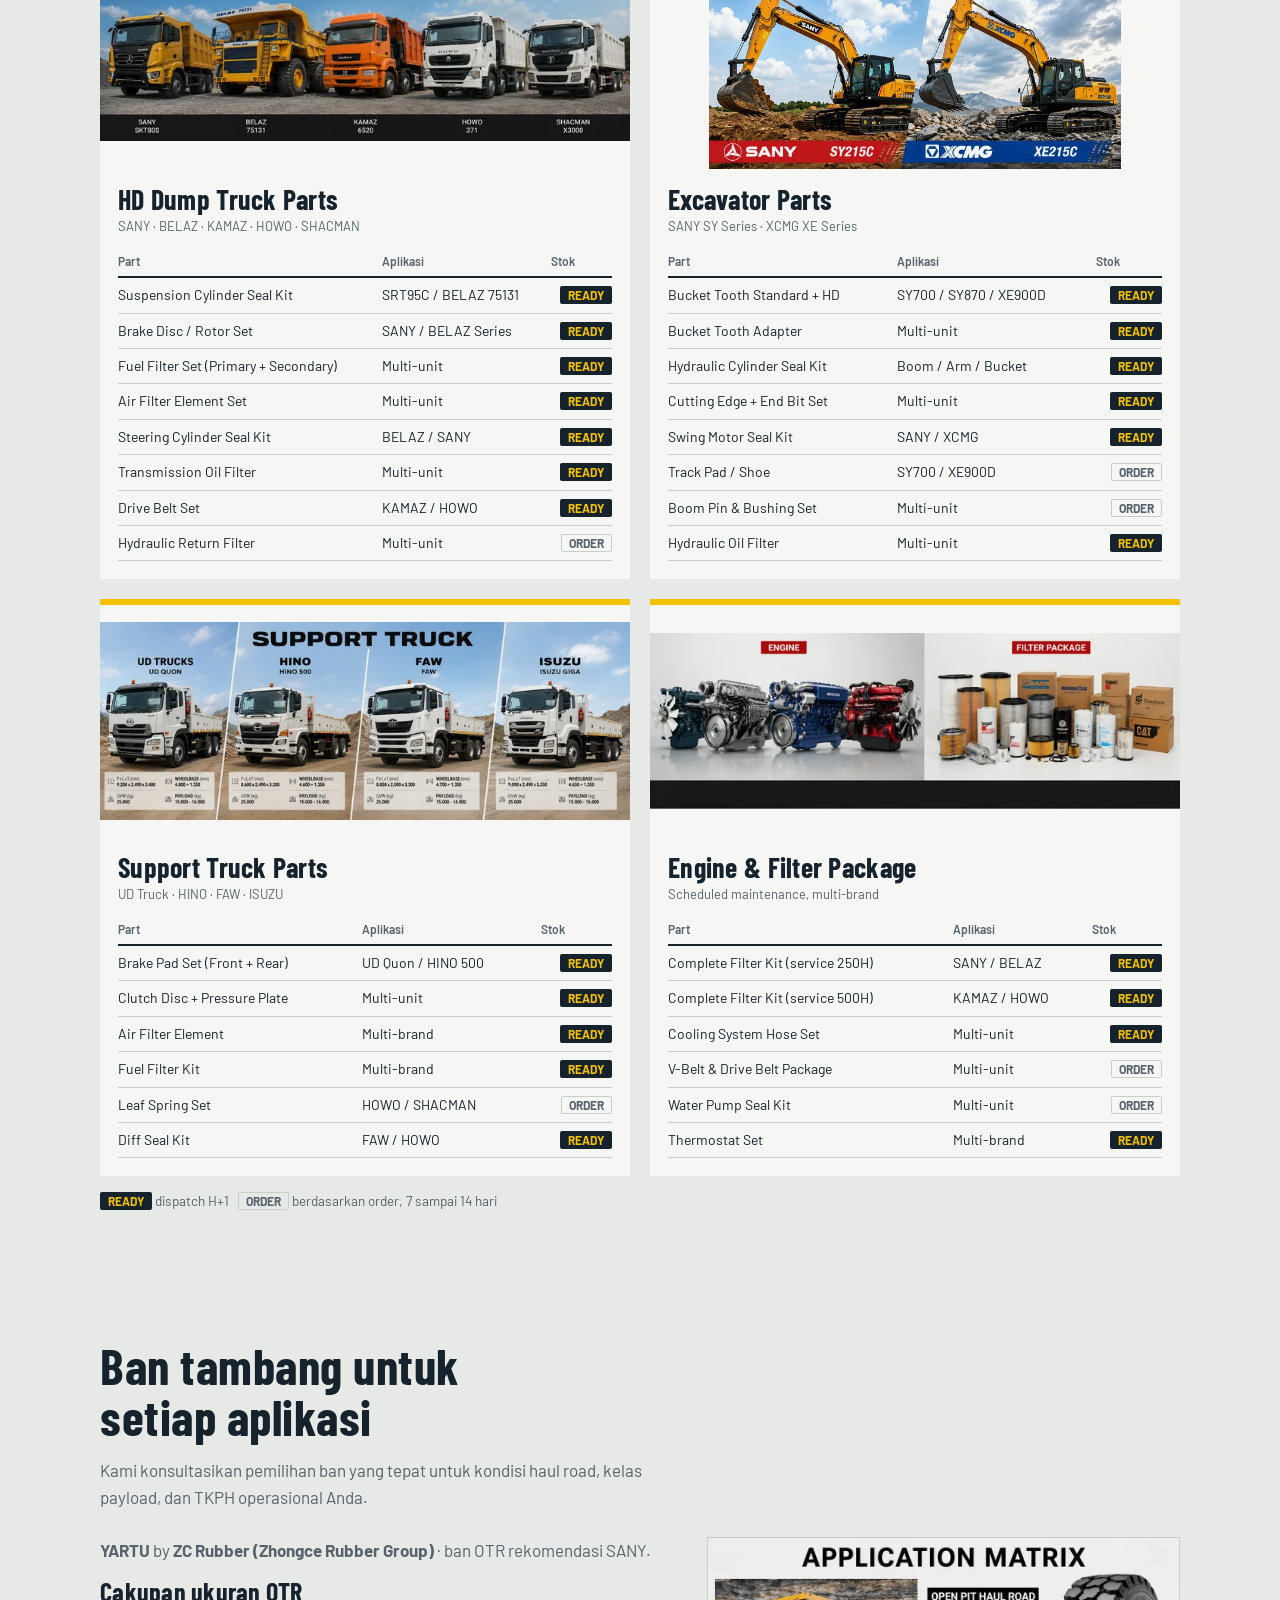
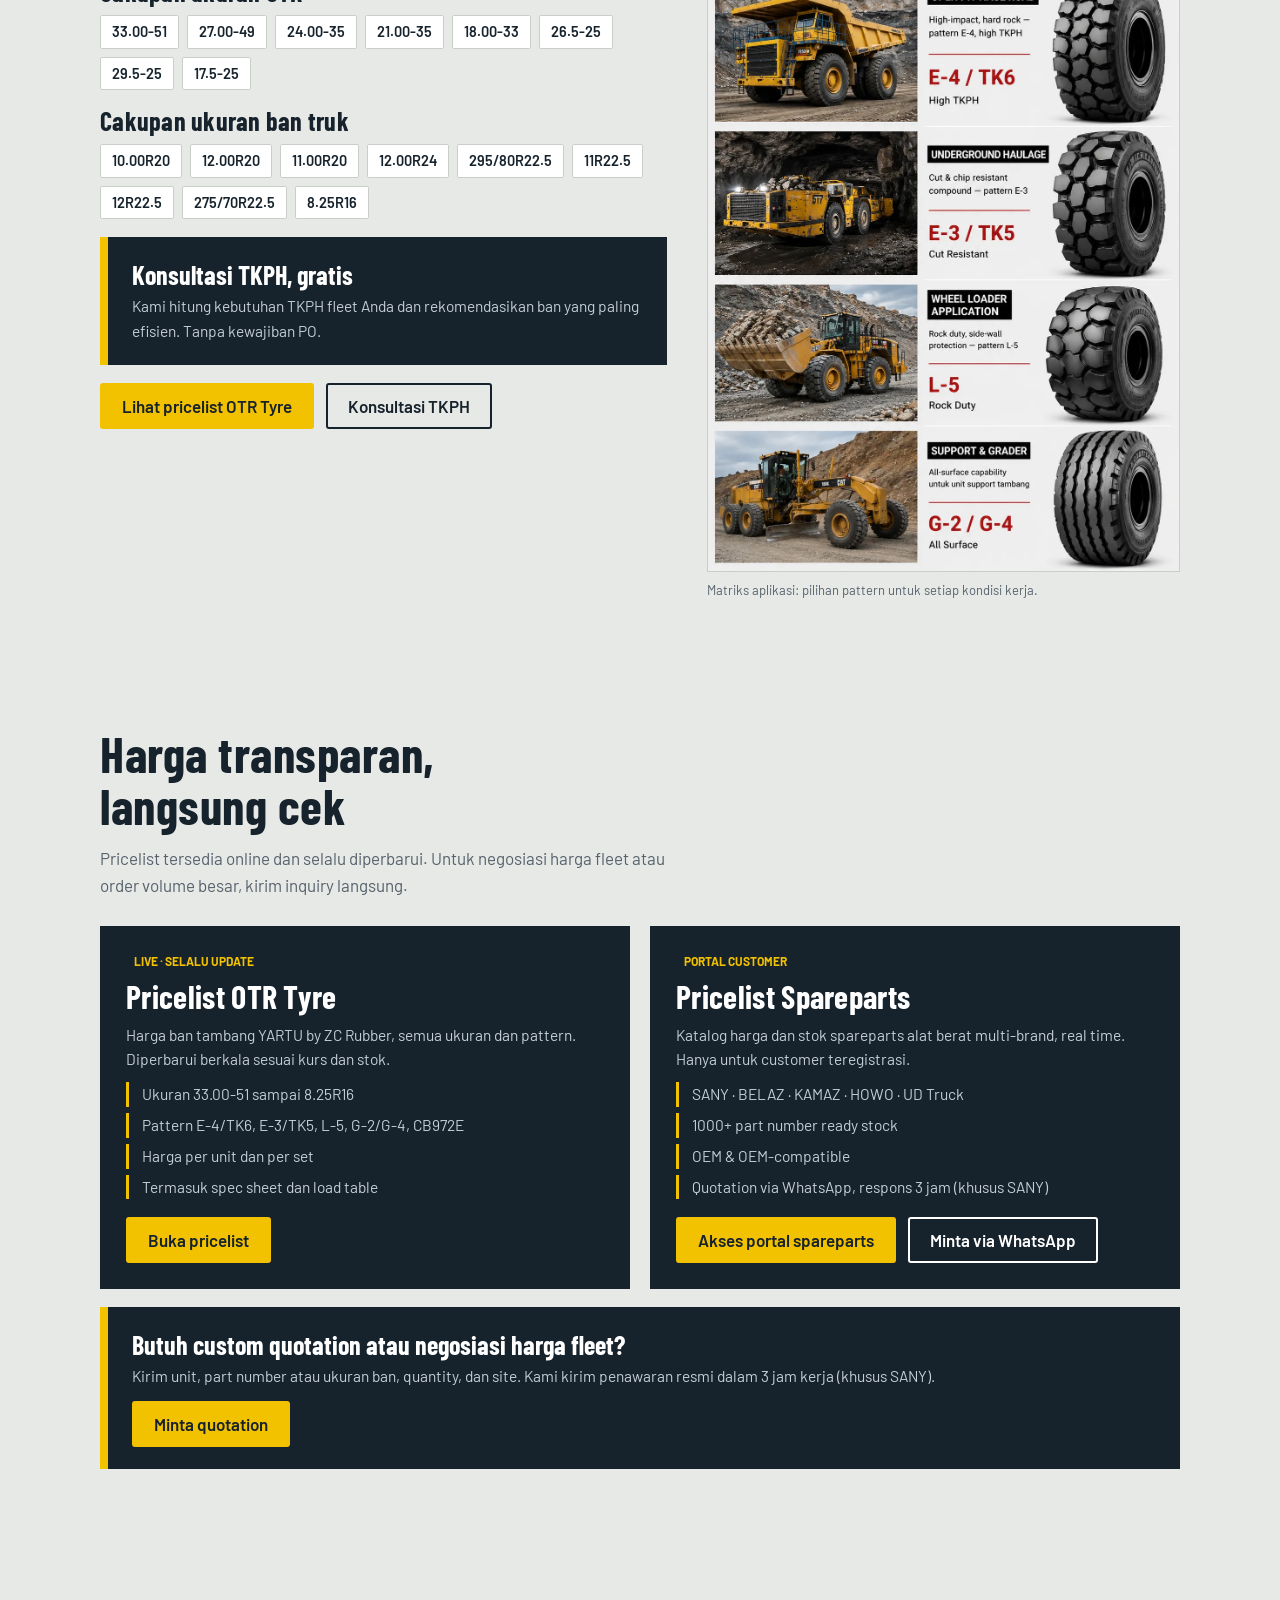
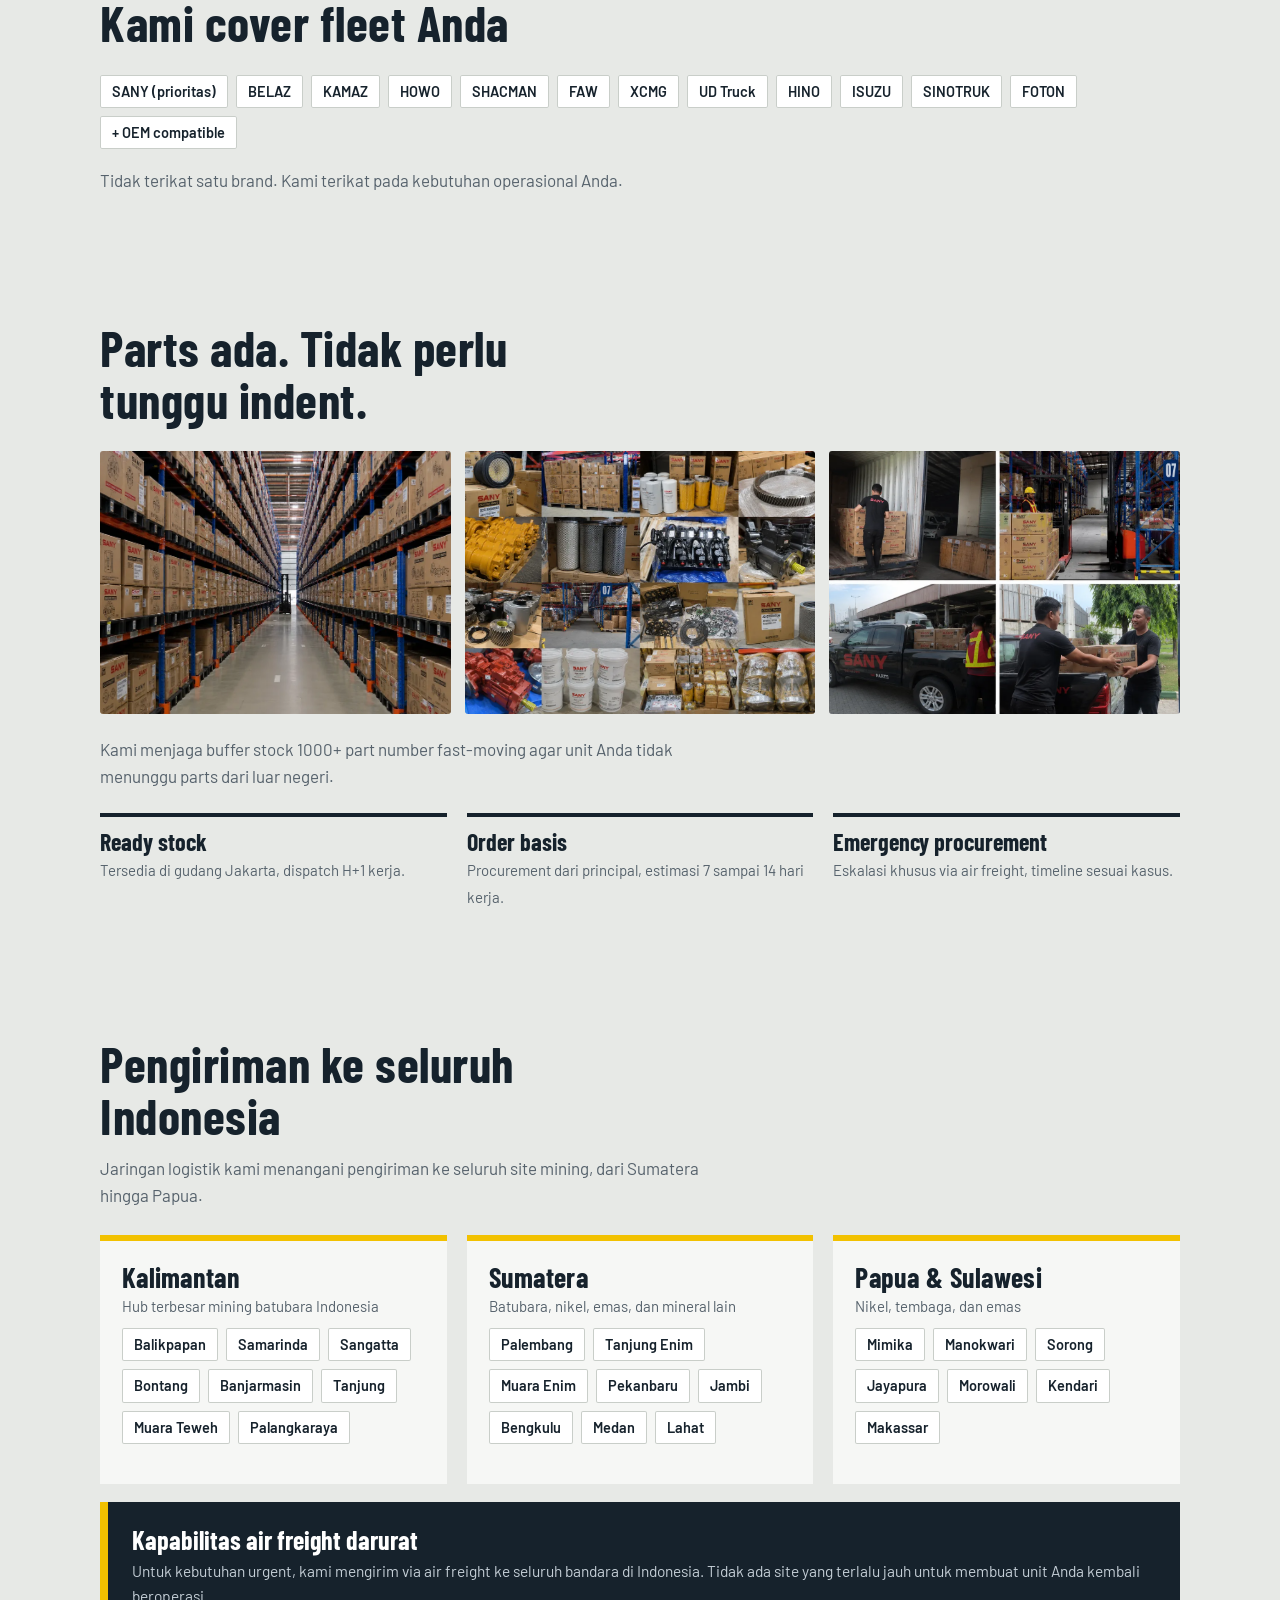
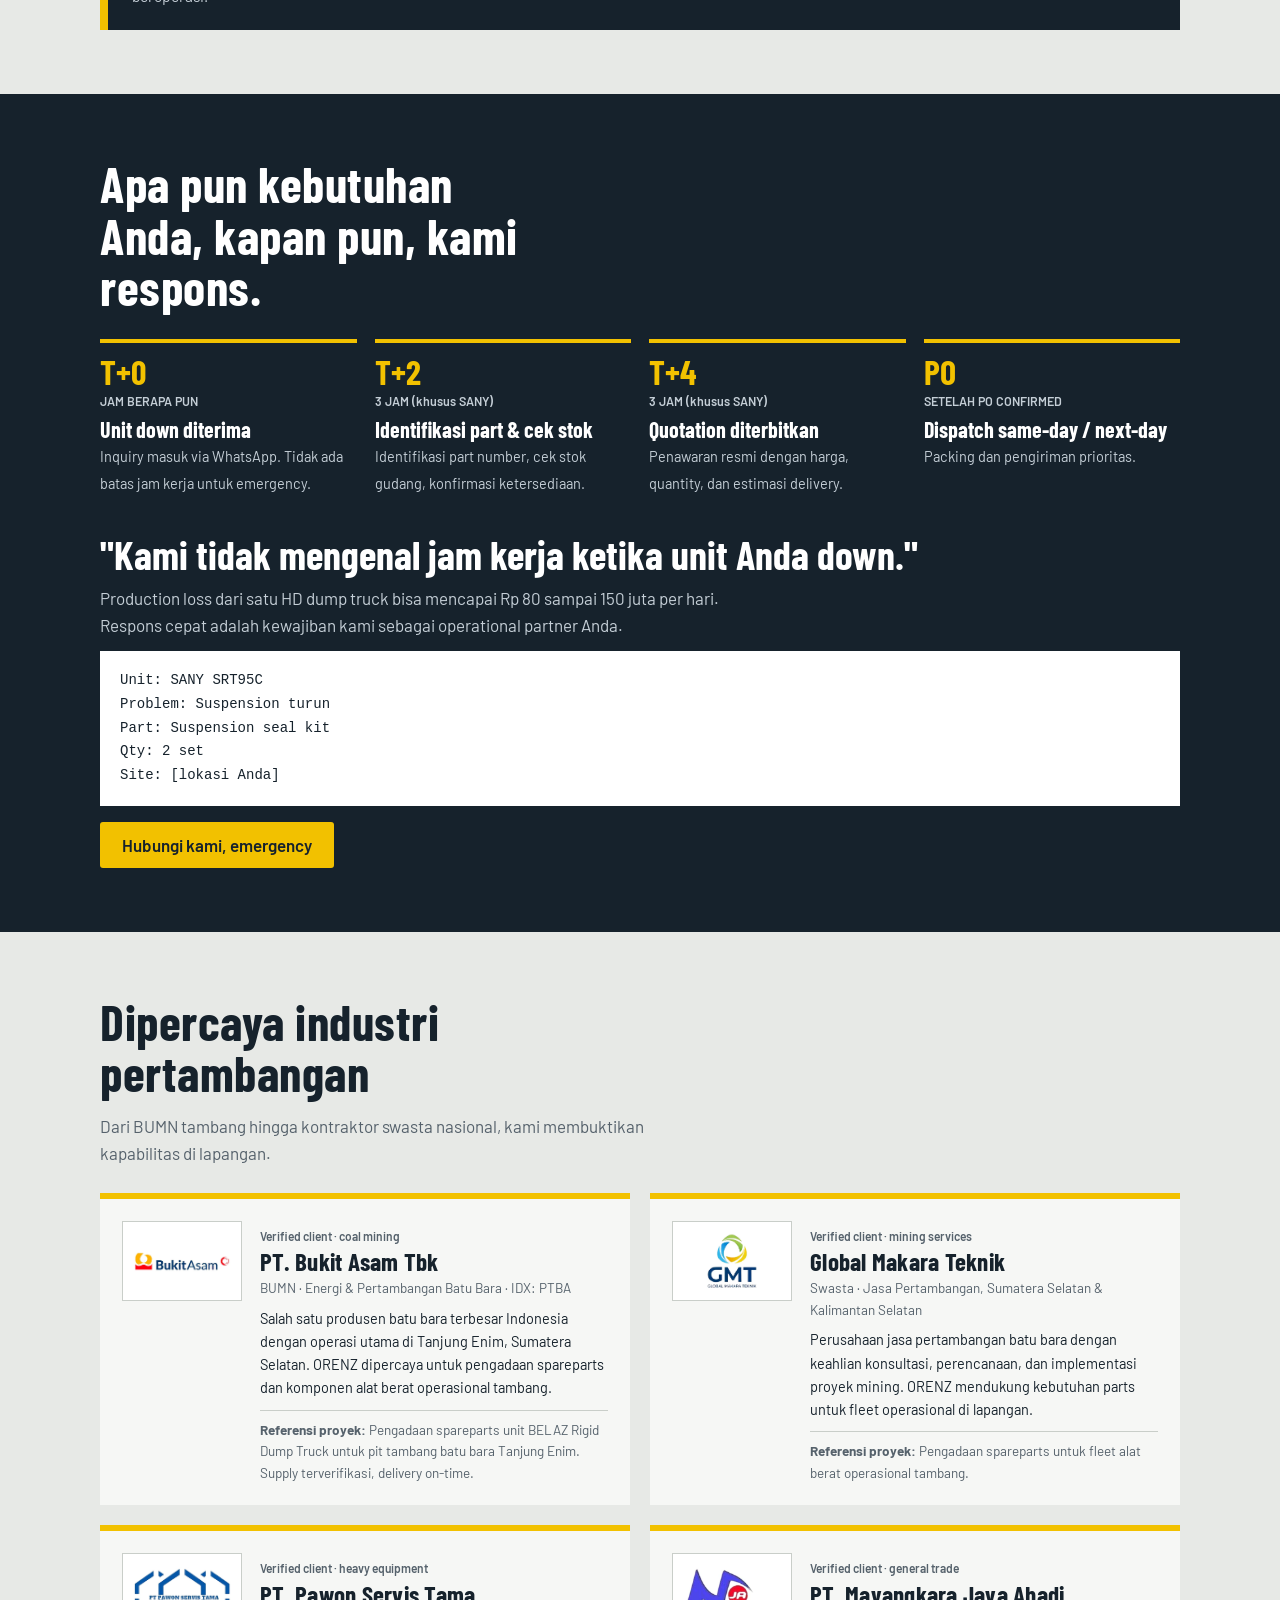
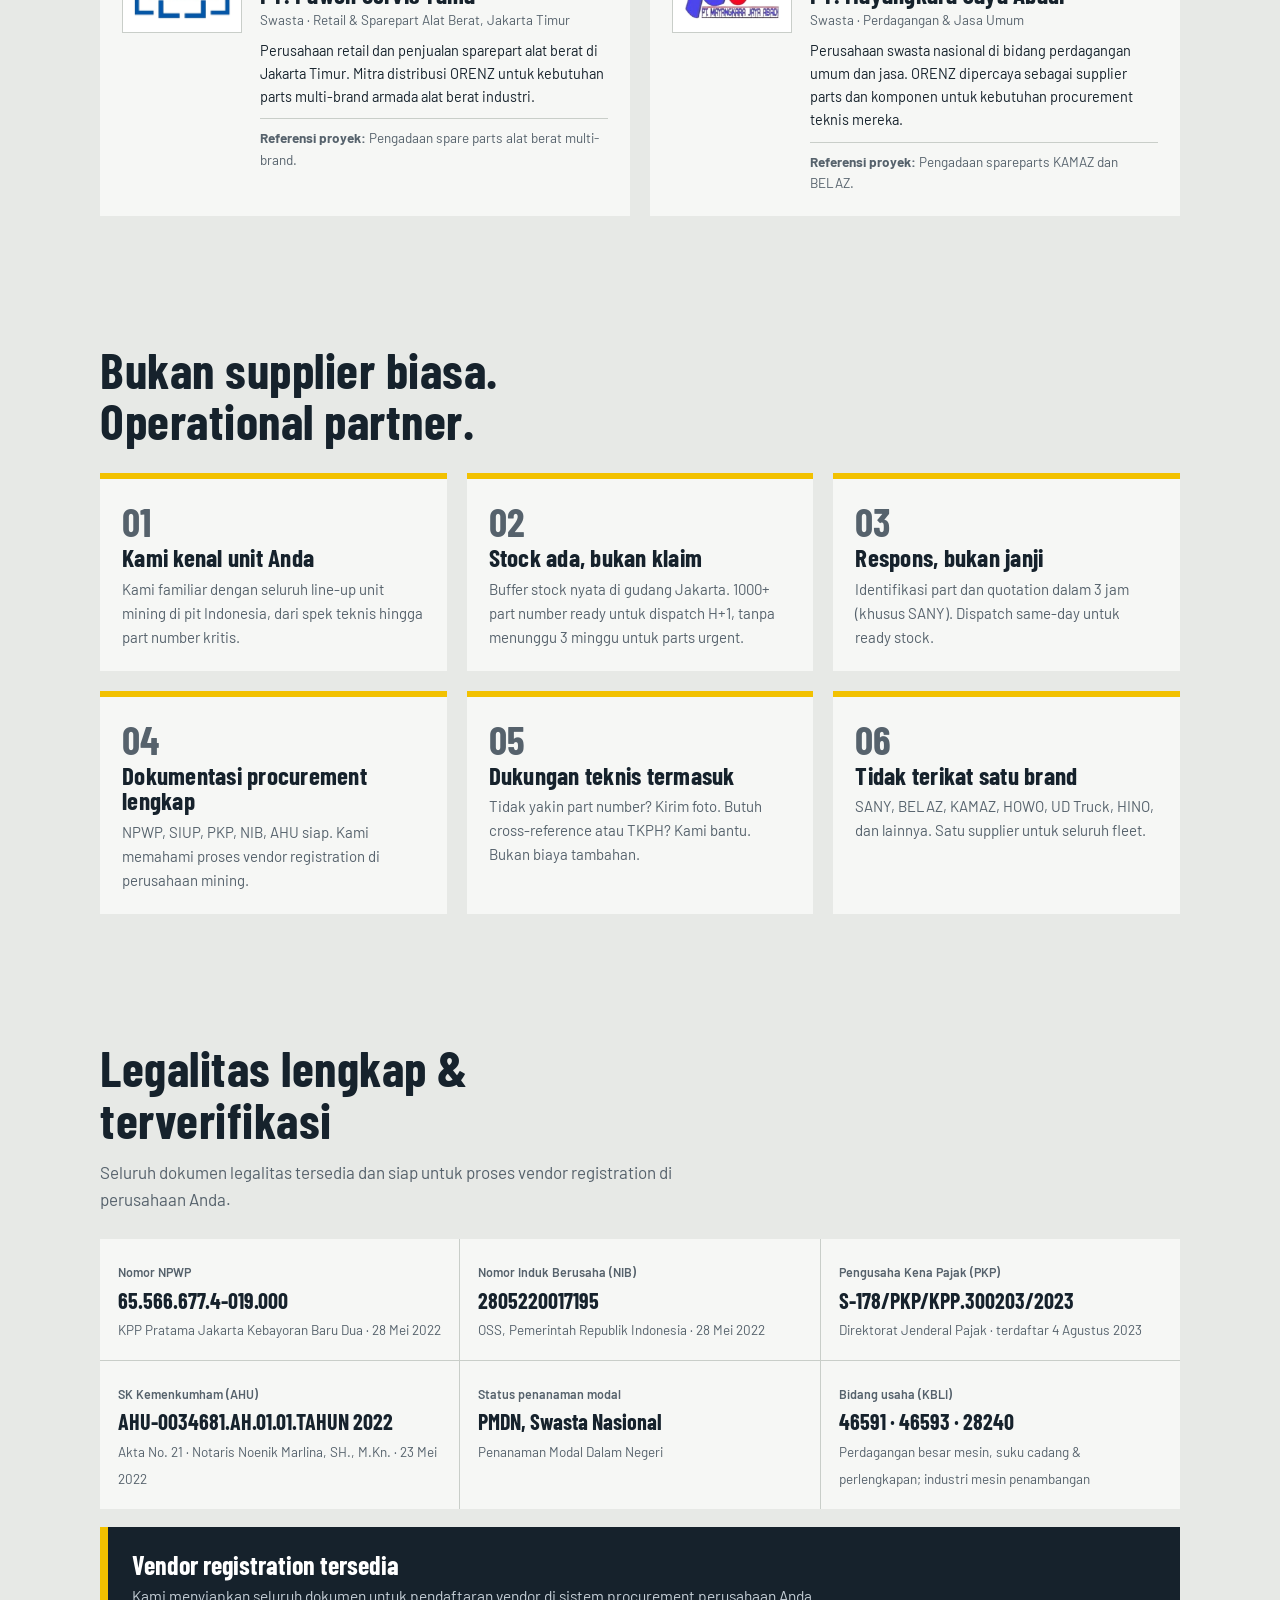
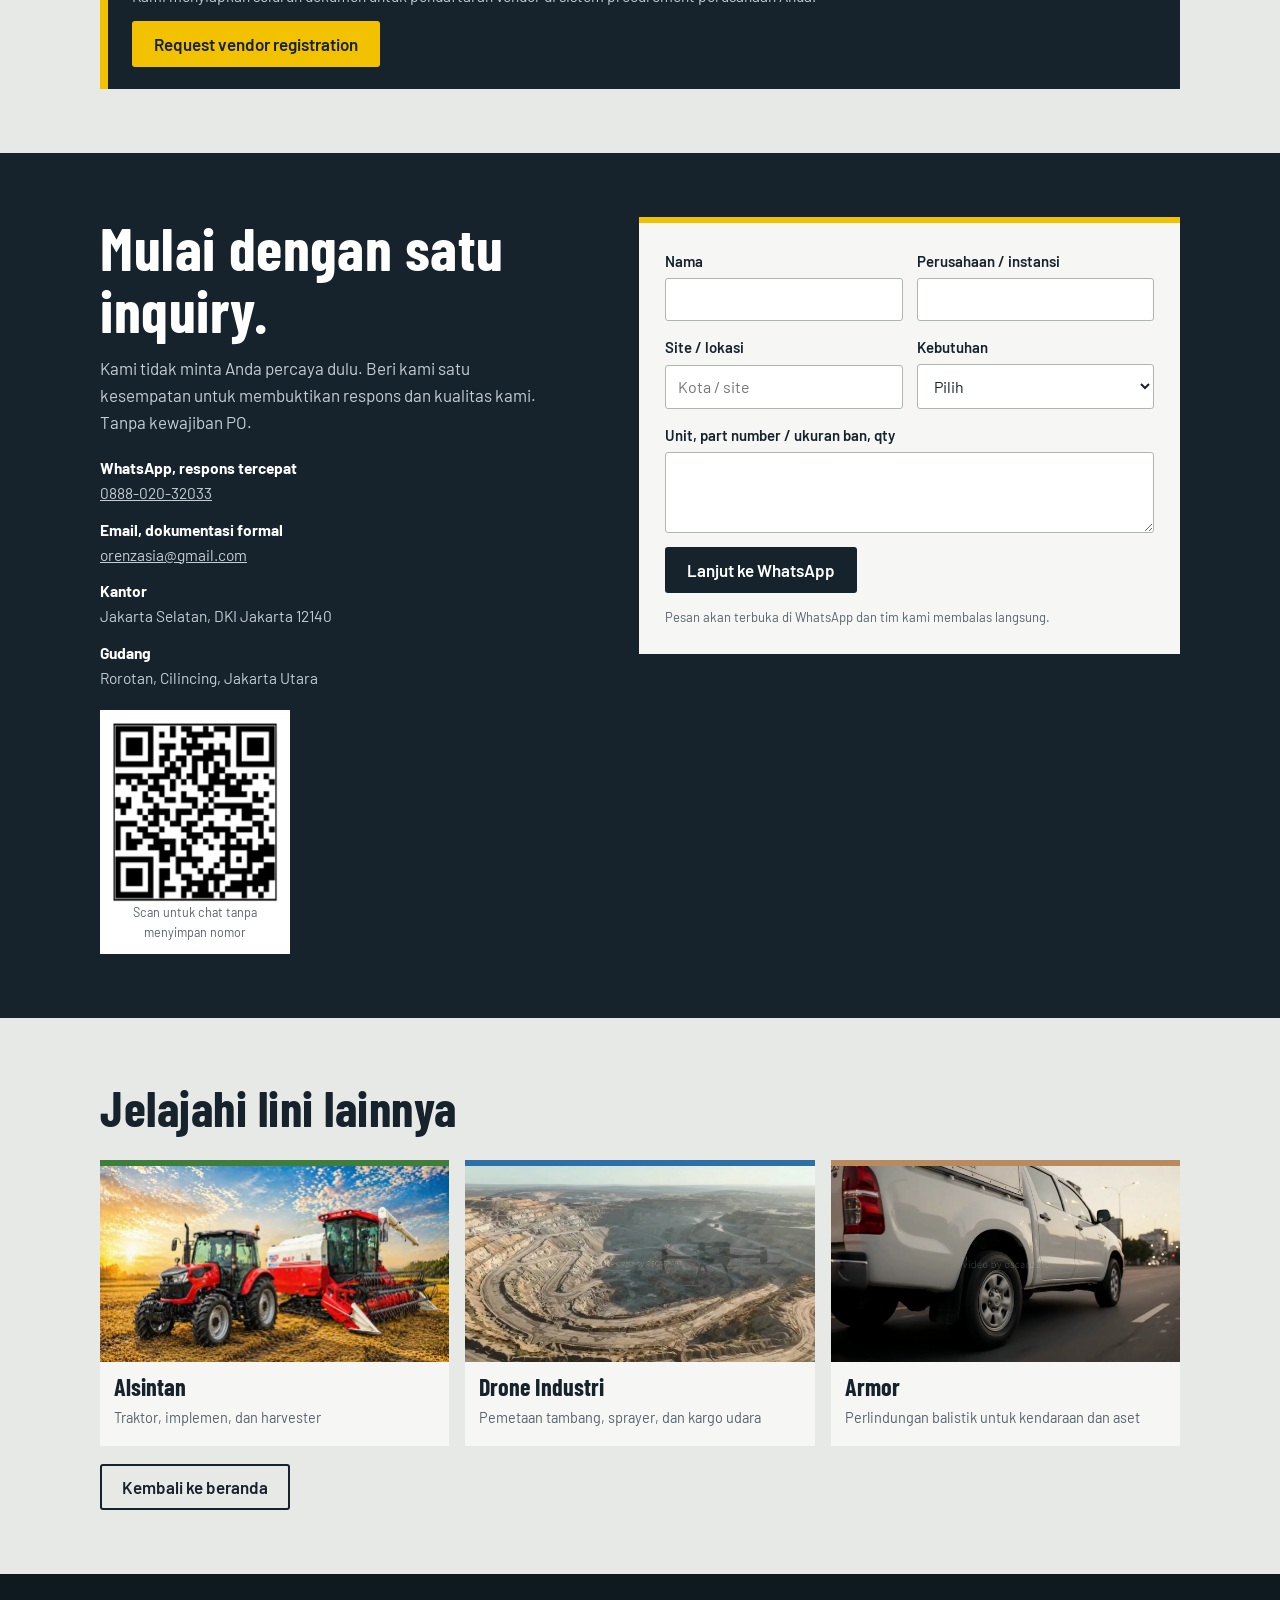
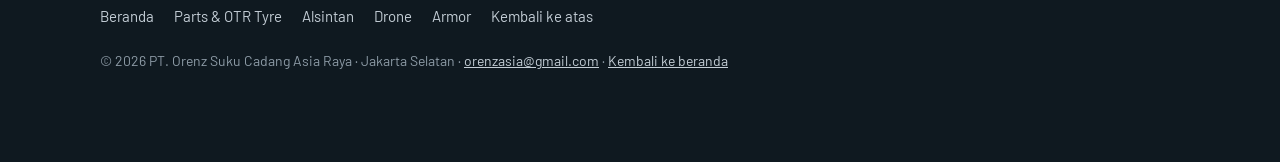
<file: parts/index.html>
<!DOCTYPE html>
<html lang="id"><head><meta charset="utf-8"><meta name="viewport" content="width=device-width, initial-scale=1">
<title>Parts &amp; OTR Tyre — PT. Orenz Suku Cadang Asia Raya</title>
<meta name="description" content="Heavy equipment parts &amp; OTR tyre untuk mining Indonesia. Spesialis SANY, BELAZ, KAMAZ, HOWO, UD Truck. Ready stock Jakarta, respons 24/7.">
<link rel="preconnect" href="https://fonts.googleapis.com"><link rel="preconnect" href="https://fonts.gstatic.com" crossorigin>
<link href="https://fonts.googleapis.com/css2?family=Barlow+Condensed:wght@600;700&family=Barlow:wght@400;500;600&display=swap" rel="stylesheet">
<link rel="icon" href="../favicon.png">
<link rel="canonical" href="https://orenzasia-design.github.io/compro/parts/">
<meta property="og:type" content="website"><meta property="og:title" content="Parts &amp; OTR Tyre — PT. Orenz Suku Cadang Asia Raya"><meta property="og:description" content="Heavy equipment parts &amp; OTR tyre untuk mining Indonesia. Ready stock Jakarta, respons 24/7."><meta property="og:image" content="https://orenzasia-design.github.io/compro/img/og.jpg"><meta property="og:url" content="https://orenzasia-design.github.io/compro/parts/"><meta name="twitter:card" content="summary_large_image">
<link rel="stylesheet" href="../css/page.css">
</head>
<body style="--c:#F2C100">
<header><div class="wrap bar">
 <a class="brand" href="../"><img src="../logo-orenz-sm.png" alt="" onerror="this.style.display='none'">ORENZ</a>
 <nav aria-label="Menu utama"><a href="../">Beranda</a><a href="../parts/" aria-current="page">Parts &amp; OTR Tyre</a><a href="../alsintan/">Alsintan</a><a href="../drone/">Drone</a><a href="../armor/">Armor</a><a href="#kontak">Kontak</a></nav>
 <a class="btn" href="#kontak">Konsultasi</a>
</div></header>
<main>
<section class="phero"><div class="wrap"><div class="tag"><span>Mining</span><span>Beroperasi sejak 2022 · Jakarta Selatan</span></div><h1>Your fleet never stops.</h1><p>Heavy equipment parts dan OTR tyre untuk operasional mining Indonesia. Spesialis SANY, BELAZ, KAMAZ, HOWO, UD Truck, dan seluruh armada Anda.</p>
<div class="row"><a class="btn" href="https://wa.me/6288802032033">Hubungi via WhatsApp</a><a class="btn ghost" href="#produk">Lihat produk</a></div>
<div class="hk"><div>1000+<small>fast-moving parts ready stock</small></div><div>10+<small>model unit didukung</small></div><div>8+<small>brand tercakup</small></div><div>24/7<small>respons emergency</small></div></div></div></section>
<nav class="toc" aria-label="Isi halaman"><div class="wrap"><a href="#unit">Unit</a><a href="#produk">Produk</a><a href="#otr">OTR Tyre</a><a href="#pricelist">Pricelist</a><a href="#stok">Stok &amp; gudang</a><a href="#pengiriman">Pengiriman</a><a href="#emergency">Emergency</a><a href="#klien">Klien</a><a href="#legalitas">Legalitas</a><a href="#kontak">Kontak</a></div></nav>
<section class="sec" id="tentang"><div class="wrap"><h2>Kami menjaga availability unit Anda.</h2><p class="intro">Satu unit yang down bukan hanya masalah teknis. Ini production loss yang berdampak langsung ke bisnis Anda. Karena itu kami menjaga buffer stock fast-moving parts dan menyediakan respons 24/7 untuk kebutuhan emergency. Jaringan pengiriman kami menjangkau site mining di Kalimantan, Sumatera, Papua, dan seluruh Indonesia. Kami dikelola oleh tim dengan pengalaman 15+ tahun di industri alat berat dan pertambangan.</p></div></section>
<section class="sec " id="unit"><div class="wrap"><h2>Unit yang kami dukung</h2><p class="intro">Kami familiar dengan unit yang beroperasi di pit tambang Indonesia, dari spek teknis hingga part number kritis yang paling sering diganti.</p><div class="units"><div class="unit"><img src="../img/u-sany-hd.webp" alt="SANY SYZ, SKT &amp; SRT Series" loading="lazy"><div><small>HD Dump Truck</small><b>SANY SYZ, SKT &amp; SRT Series</b><span>SRT95C · SRT75C · SKT90S · SYZ90</span></div></div><div class="unit"><img src="../img/u-belaz.webp" alt="BELAZ 75131 / 75135" loading="lazy"><div><small>HD Dump Truck</small><b>BELAZ 75131 / 75135</b><span>75131 · 75135 · 7513</span></div></div><div class="unit"><img src="../img/u-kamaz.webp" alt="KAMAZ 6520 / 65201" loading="lazy"><div><small>Haul Truck</small><b>KAMAZ 6520 / 65201</b><span>6520 · 65201 · 6522</span></div></div><div class="unit"><img src="../img/u-howo.webp" alt="HOWO / SHACMAN" loading="lazy"><div><small>Haul Truck</small><b>HOWO / SHACMAN</b><span>T5G · A7 · N7G · X3000</span></div></div><div class="unit"><img src="../img/u-support.webp" alt="UD Truck / HINO / FAW / ISUZU" loading="lazy"><div><small>Support Truck</small><b>UD Truck / HINO / FAW / ISUZU</b><span>UD Quon · HINO 500 · FAW · ISUZU Giga</span></div></div><div class="unit"><img src="../img/u-sany-exca.webp" alt="SANY SY Series" loading="lazy"><div><small>SANY Excavator, 10 model</small><b>SANY SY Series</b><span>SY60C · SY75C · SY135C · SY215C · SY215C LC · SY305C · SY365H · SY375H · SY465H · SY500H</span></div></div></div></div></section><section class="sec " id="kapabilitas"><div class="wrap"><h2>Lebih dari sekadar supplier</h2><p class="intro">Technical partner Anda, mulai dari identifikasi part, sourcing, hingga pengiriman ke site.</p><div class="caps"><div><h3>Parts sourcing &amp; identifikasi</h3><p>Kirim foto atau part number. Kami identifikasi dan verifikasi dalam 3 jam kerja (khusus SANY).</p><ul><li>OEM &amp; OEM-compatible parts</li><li>Layanan cross-reference</li><li>Verifikasi fit &amp; function</li><li>Jaringan langsung ke manufaktur</li></ul></div><div><h3>Stock &amp; logistics</h3><p>Buffer stock untuk fast-moving parts dengan pengiriman ke seluruh site mining Indonesia.</p><ul><li>Gudang pusat di Jakarta</li><li>Dispatch hari yang sama (ready stock)</li><li>Kapabilitas air freight darurat</li><li>Packing industri sesuai kebutuhan</li></ul></div><div><h3>Dukungan teknis &amp; konsultasi</h3><p>Kami bukan sekadar penerima order. Kami technical partner di balik setiap PO Anda.</p><ul><li>Rekomendasi sesuai aplikasi</li><li>Perhitungan TKPH ban (gratis)</li><li>Dokumen vendor registration</li><li>Follow-up setelah supply</li></ul></div></div></div></section><section class="sec " id="produk"><div class="wrap"><h2>Fast moving parts, ready stock</h2><p class="intro">Parts yang paling sering dibutuhkan operasional mining. Kami menjaga stok agar tidak ada downtime karena menunggu parts.</p><div class="pgs"><article class="pg"><img src="../img/pg-hd.webp" alt="HD Dump Truck Parts" loading="lazy"><div class="in"><h3>HD Dump Truck Parts</h3><div class="br">SANY · BELAZ · KAMAZ · HOWO · SHACMAN</div><table class="pt"><tr><th>Part</th><th>Aplikasi</th><th>Stok</th></tr><tr><td>Suspension Cylinder Seal Kit</td><td>SRT95C / BELAZ 75131</td><td><span class="st">READY</span></td></tr><tr><td>Brake Disc / Rotor Set</td><td>SANY / BELAZ Series</td><td><span class="st">READY</span></td></tr><tr><td>Fuel Filter Set (Primary + Secondary)</td><td>Multi-unit</td><td><span class="st">READY</span></td></tr><tr><td>Air Filter Element Set</td><td>Multi-unit</td><td><span class="st">READY</span></td></tr><tr><td>Steering Cylinder Seal Kit</td><td>BELAZ / SANY</td><td><span class="st">READY</span></td></tr><tr><td>Transmission Oil Filter</td><td>Multi-unit</td><td><span class="st">READY</span></td></tr><tr><td>Drive Belt Set</td><td>KAMAZ / HOWO</td><td><span class="st">READY</span></td></tr><tr><td>Hydraulic Return Filter</td><td>Multi-unit</td><td><span class="st o">ORDER</span></td></tr></table></div></article><article class="pg"><img src="../img/pg-exca.webp" alt="Excavator Parts" loading="lazy"><div class="in"><h3>Excavator Parts</h3><div class="br">SANY SY Series · XCMG XE Series</div><table class="pt"><tr><th>Part</th><th>Aplikasi</th><th>Stok</th></tr><tr><td>Bucket Tooth Standard + HD</td><td>SY700 / SY870 / XE900D</td><td><span class="st">READY</span></td></tr><tr><td>Bucket Tooth Adapter</td><td>Multi-unit</td><td><span class="st">READY</span></td></tr><tr><td>Hydraulic Cylinder Seal Kit</td><td>Boom / Arm / Bucket</td><td><span class="st">READY</span></td></tr><tr><td>Cutting Edge + End Bit Set</td><td>Multi-unit</td><td><span class="st">READY</span></td></tr><tr><td>Swing Motor Seal Kit</td><td>SANY / XCMG</td><td><span class="st">READY</span></td></tr><tr><td>Track Pad / Shoe</td><td>SY700 / XE900D</td><td><span class="st o">ORDER</span></td></tr><tr><td>Boom Pin &amp; Bushing Set</td><td>Multi-unit</td><td><span class="st o">ORDER</span></td></tr><tr><td>Hydraulic Oil Filter</td><td>Multi-unit</td><td><span class="st">READY</span></td></tr></table></div></article><article class="pg"><img src="../img/u-support.webp" alt="Support Truck Parts" loading="lazy"><div class="in"><h3>Support Truck Parts</h3><div class="br">UD Truck · HINO · FAW · ISUZU</div><table class="pt"><tr><th>Part</th><th>Aplikasi</th><th>Stok</th></tr><tr><td>Brake Pad Set (Front + Rear)</td><td>UD Quon / HINO 500</td><td><span class="st">READY</span></td></tr><tr><td>Clutch Disc + Pressure Plate</td><td>Multi-unit</td><td><span class="st">READY</span></td></tr><tr><td>Air Filter Element</td><td>Multi-brand</td><td><span class="st">READY</span></td></tr><tr><td>Fuel Filter Kit</td><td>Multi-brand</td><td><span class="st">READY</span></td></tr><tr><td>Leaf Spring Set</td><td>HOWO / SHACMAN</td><td><span class="st o">ORDER</span></td></tr><tr><td>Diff Seal Kit</td><td>FAW / HOWO</td><td><span class="st">READY</span></td></tr></table></div></article><article class="pg"><img src="../img/pg-engine.webp" alt="Engine &amp; Filter Package" loading="lazy"><div class="in"><h3>Engine &amp; Filter Package</h3><div class="br">Scheduled maintenance, multi-brand</div><table class="pt"><tr><th>Part</th><th>Aplikasi</th><th>Stok</th></tr><tr><td>Complete Filter Kit (service 250H)</td><td>SANY / BELAZ</td><td><span class="st">READY</span></td></tr><tr><td>Complete Filter Kit (service 500H)</td><td>KAMAZ / HOWO</td><td><span class="st">READY</span></td></tr><tr><td>Cooling System Hose Set</td><td>Multi-unit</td><td><span class="st">READY</span></td></tr><tr><td>V-Belt &amp; Drive Belt Package</td><td>Multi-unit</td><td><span class="st o">ORDER</span></td></tr><tr><td>Water Pump Seal Kit</td><td>Multi-unit</td><td><span class="st o">ORDER</span></td></tr><tr><td>Thermostat Set</td><td>Multi-brand</td><td><span class="st">READY</span></td></tr></table></div></article></div><p class="legend"><span class="st">READY</span> dispatch H+1 &nbsp; <span class="st o">ORDER</span> berdasarkan order, 7 sampai 14 hari</p></div></section><section class="sec " id="otr"><div class="wrap"><h2>Ban tambang untuk setiap aplikasi</h2><p class="intro">Kami konsultasikan pemilihan ban yang tepat untuk kondisi haul road, kelas payload, dan TKPH operasional Anda.</p><div class="split"><div>
<p class="intro" style="margin:0 0 14px"><b>YARTU</b> by <b>ZC Rubber (Zhongce Rubber Group)</b> · ban OTR rekomendasi SANY.</p>
<h3 style="font-size:26px">Cakupan ukuran OTR</h3><div class="chips2"><span>33.00-51</span><span>27.00-49</span><span>24.00-35</span><span>21.00-35</span><span>18.00-33</span><span>26.5-25</span><span>29.5-25</span><span>17.5-25</span></div>
<h3 style="font-size:26px">Cakupan ukuran ban truk</h3><div class="chips2"><span>10.00R20</span><span>12.00R20</span><span>11.00R20</span><span>12.00R24</span><span>295/80R22.5</span><span>11R22.5</span><span>12R22.5</span><span>275/70R22.5</span><span>8.25R16</span></div>
<div class="call"><b>Konsultasi TKPH, gratis</b><p>Kami hitung kebutuhan TKPH fleet Anda dan rekomendasikan ban yang paling efisien. Tanpa kewajiban PO.</p></div>
<div class="row" style="margin-top:18px"><a class="btn" href="https://orenzasia-design.github.io/2.-Tyre/">Lihat pricelist OTR Tyre</a><a class="btn ghost" href="https://wa.me/6288802032033?text=Halo%20OSCAR%2C%20saya%20ingin%20konsultasi%20TKPH%20dan%20ban%20OTR.">Konsultasi TKPH</a></div></div>
<figure><img class="mx" src="../img/tyre-matrix.webp" alt="Matriks aplikasi ban OTR" loading="lazy"><figcaption class="cap" style="margin-top:8px">Matriks aplikasi: pilihan pattern untuk setiap kondisi kerja.</figcaption></figure></div></div></section><section class="sec " id="pricelist"><div class="wrap"><h2>Harga transparan, langsung cek</h2><p class="intro">Pricelist tersedia online dan selalu diperbarui. Untuk negosiasi harga fleet atau order volume besar, kirim inquiry langsung.</p><div class="prices">
<div class="price"><span class="st" style="justify-self:start">LIVE · SELALU UPDATE</span><h3>Pricelist OTR Tyre</h3><p>Harga ban tambang YARTU by ZC Rubber, semua ukuran dan pattern. Diperbarui berkala sesuai kurs dan stok.</p><ul><li>Ukuran 33.00-51 sampai 8.25R16</li><li>Pattern E-4/TK6, E-3/TK5, L-5, G-2/G-4, CB972E</li><li>Harga per unit dan per set</li><li>Termasuk spec sheet dan load table</li></ul><div class="row"><a class="btn" href="https://orenzasia-design.github.io/2.-Tyre/">Buka pricelist</a></div></div>
<div class="price"><span class="st" style="justify-self:start">PORTAL CUSTOMER</span><h3>Pricelist Spareparts</h3><p>Katalog harga dan stok spareparts alat berat multi-brand, real time. Hanya untuk customer teregistrasi.</p><ul><li>SANY · BELAZ · KAMAZ · HOWO · UD Truck</li><li>1000+ part number ready stock</li><li>OEM &amp; OEM-compatible</li><li>Quotation via WhatsApp, respons 3 jam (khusus SANY)</li></ul><div class="row"><a class="btn" href="https://oscar-parts.vercel.app">Akses portal spareparts</a><a class="btn ghost" href="https://wa.me/6288802032033?text=Halo%20OSCAR%2C%20saya%20minta%20pricelist%20spareparts">Minta via WhatsApp</a></div></div></div>
<div class="call"><b>Butuh custom quotation atau negosiasi harga fleet?</b><p>Kirim unit, part number atau ukuran ban, quantity, dan site. Kami kirim penawaran resmi dalam 3 jam kerja (khusus SANY).</p><div class="row" style="margin-top:12px"><a class="btn" href="https://wa.me/6288802032033?text=Halo%20OSCAR%2C%20saya%20butuh%20quotation%20untuk%3A%0A%0AUnit%3A%20%0APart%2FTyre%3A%20%0AQty%3A%20%0ASite%3A%20">Minta quotation</a></div></div></div></section><section class="sec " id="brand"><div class="wrap"><h2>Kami cover fleet Anda</h2><div class="chips2"><span>SANY (prioritas)</span><span>BELAZ</span><span>KAMAZ</span><span>HOWO</span><span>SHACMAN</span><span>FAW</span><span>XCMG</span><span>UD Truck</span><span>HINO</span><span>ISUZU</span><span>SINOTRUK</span><span>FOTON</span><span>+ OEM compatible</span></div><p class="intro" style="margin:0">Tidak terikat satu brand. Kami terikat pada kebutuhan operasional Anda.</p></div></section><section class="sec " id="stok"><div class="wrap"><h2>Parts ada. Tidak perlu tunggu indent.</h2><div class="trio"><img src="../img/wh-sany.webp" alt="Gudang suku cadang di Jakarta" loading="lazy"><img src="../img/wh-stock.webp" alt="Stok parts ready" loading="lazy"><img src="../img/wh-delivery.webp" alt="Proses loading dan pengiriman" loading="lazy"></div>
<p class="intro" style="margin:22px 0 0">Kami menjaga buffer stock 1000+ part number fast-moving agar unit Anda tidak menunggu parts dari luar negeri.</p>
<div class="defs"><div><b>Ready stock</b><span>Tersedia di gudang Jakarta, dispatch H+1 kerja.</span></div><div><b>Order basis</b><span>Procurement dari principal, estimasi 7 sampai 14 hari kerja.</span></div><div><b>Emergency procurement</b><span>Eskalasi khusus via air freight, timeline sesuai kasus.</span></div></div></div></section><section class="sec " id="pengiriman"><div class="wrap"><h2>Pengiriman ke seluruh Indonesia</h2><p class="intro">Jaringan logistik kami menangani pengiriman ke seluruh site mining, dari Sumatera hingga Papua.</p><div class="regs"><div><h3>Kalimantan</h3><p>Hub terbesar mining batubara Indonesia</p><div class="chips2"><span>Balikpapan</span><span>Samarinda</span><span>Sangatta</span><span>Bontang</span><span>Banjarmasin</span><span>Tanjung</span><span>Muara Teweh</span><span>Palangkaraya</span></div></div><div><h3>Sumatera</h3><p>Batubara, nikel, emas, dan mineral lain</p><div class="chips2"><span>Palembang</span><span>Tanjung Enim</span><span>Muara Enim</span><span>Pekanbaru</span><span>Jambi</span><span>Bengkulu</span><span>Medan</span><span>Lahat</span></div></div><div><h3>Papua &amp; Sulawesi</h3><p>Nikel, tembaga, dan emas</p><div class="chips2"><span>Mimika</span><span>Manokwari</span><span>Sorong</span><span>Jayapura</span><span>Morowali</span><span>Kendari</span><span>Makassar</span></div></div></div><div class="call"><b>Kapabilitas air freight darurat</b><p>Untuk kebutuhan urgent, kami mengirim via air freight ke seluruh bandara di Indonesia. Tidak ada site yang terlalu jauh untuk membuat unit Anda kembali beroperasi.</p></div></div></section><section class="sec dkb" id="emergency"><div class="wrap"><h2>Apa pun kebutuhan Anda, kapan pun, kami respons.</h2><ol class="tl"><li><div class="t">T+0</div><small>JAM BERAPA PUN</small><b>Unit down diterima</b><span>Inquiry masuk via WhatsApp. Tidak ada batas jam kerja untuk emergency.</span></li>
<li><div class="t">T+2</div><small>3 JAM (khusus SANY)</small><b>Identifikasi part &amp; cek stok</b><span>Identifikasi part number, cek stok gudang, konfirmasi ketersediaan.</span></li>
<li><div class="t">T+4</div><small>3 JAM (khusus SANY)</small><b>Quotation diterbitkan</b><span>Penawaran resmi dengan harga, quantity, dan estimasi delivery.</span></li>
<li><div class="t">PO</div><small>SETELAH PO CONFIRMED</small><b>Dispatch same-day / next-day</b><span>Packing dan pengiriman prioritas.</span></li></ol>
<p class="q">"Kami tidak mengenal jam kerja ketika unit Anda down."</p>
<p style="color:var(--soft);max-width:62ch">Production loss dari satu HD dump truck bisa mencapai Rp 80 sampai 150 juta per hari. Respons cepat adalah kewajiban kami sebagai operational partner Anda.</p>
<div class="fmt">Unit: SANY SRT95C<br>Problem: Suspension turun<br>Part: Suspension seal kit<br>Qty: 2 set<br>Site: [lokasi Anda]</div>
<div class="row" style="margin-top:16px"><a class="btn" href="https://wa.me/6288802032033">Hubungi kami, emergency</a></div></div></section><section class="sec " id="klien"><div class="wrap"><h2>Dipercaya industri pertambangan</h2><p class="intro">Dari BUMN tambang hingga kontraktor swasta nasional, kami membuktikan kapabilitas di lapangan.</p><div class="clients3"><article class="cl"><img src="../img/klien-bukitasam.webp" alt="PT. Bukit Asam Tbk" loading="lazy"><div><small>Verified client · coal mining</small><h3>PT. Bukit Asam Tbk</h3><div class="s">BUMN · Energi &amp; Pertambangan Batu Bara · IDX: PTBA</div><p>Salah satu produsen batu bara terbesar Indonesia dengan operasi utama di Tanjung Enim, Sumatera Selatan. ORENZ dipercaya untuk pengadaan spareparts dan komponen alat berat operasional tambang.</p><div class="ref"><b>Referensi proyek:</b> Pengadaan spareparts unit BELAZ Rigid Dump Truck untuk pit tambang batu bara Tanjung Enim. Supply terverifikasi, delivery on-time.</div></div></article><article class="cl"><img src="../img/klien-gmt.webp" alt="Global Makara Teknik" loading="lazy"><div><small>Verified client · mining services</small><h3>Global Makara Teknik</h3><div class="s">Swasta · Jasa Pertambangan, Sumatera Selatan &amp; Kalimantan Selatan</div><p>Perusahaan jasa pertambangan batu bara dengan keahlian konsultasi, perencanaan, dan implementasi proyek mining. ORENZ mendukung kebutuhan parts untuk fleet operasional di lapangan.</p><div class="ref"><b>Referensi proyek:</b> Pengadaan spareparts untuk fleet alat berat operasional tambang.</div></div></article><article class="cl"><img src="../img/klien-pawon.webp" alt="PT. Pawon Servis Tama" loading="lazy"><div><small>Verified client · heavy equipment</small><h3>PT. Pawon Servis Tama</h3><div class="s">Swasta · Retail &amp; Sparepart Alat Berat, Jakarta Timur</div><p>Perusahaan retail dan penjualan sparepart alat berat di Jakarta Timur. Mitra distribusi ORENZ untuk kebutuhan parts multi-brand armada alat berat industri.</p><div class="ref"><b>Referensi proyek:</b> Pengadaan spare parts alat berat multi-brand.</div></div></article><article class="cl"><img src="../img/klien-mja.webp" alt="PT. Mayangkara Jaya Abadi" loading="lazy"><div><small>Verified client · general trade</small><h3>PT. Mayangkara Jaya Abadi</h3><div class="s">Swasta · Perdagangan &amp; Jasa Umum</div><p>Perusahaan swasta nasional di bidang perdagangan umum dan jasa. ORENZ dipercaya sebagai supplier parts dan komponen untuk kebutuhan procurement teknis mereka.</p><div class="ref"><b>Referensi proyek:</b> Pengadaan spareparts KAMAZ dan BELAZ.</div></div></article></div></div></section><section class="sec " id="mengapa"><div class="wrap"><h2>Bukan supplier biasa. Operational partner.</h2><div class="why6"><div><div class="n">01</div><h3>Kami kenal unit Anda</h3><p>Kami familiar dengan seluruh line-up unit mining di pit Indonesia, dari spek teknis hingga part number kritis.</p></div><div><div class="n">02</div><h3>Stock ada, bukan klaim</h3><p>Buffer stock nyata di gudang Jakarta. 1000+ part number ready untuk dispatch H+1, tanpa menunggu 3 minggu untuk parts urgent.</p></div><div><div class="n">03</div><h3>Respons, bukan janji</h3><p>Identifikasi part dan quotation dalam 3 jam (khusus SANY). Dispatch same-day untuk ready stock.</p></div><div><div class="n">04</div><h3>Dokumentasi procurement lengkap</h3><p>NPWP, SIUP, PKP, NIB, AHU siap. Kami memahami proses vendor registration di perusahaan mining.</p></div><div><div class="n">05</div><h3>Dukungan teknis termasuk</h3><p>Tidak yakin part number? Kirim foto. Butuh cross-reference atau TKPH? Kami bantu. Bukan biaya tambahan.</p></div><div><div class="n">06</div><h3>Tidak terikat satu brand</h3><p>SANY, BELAZ, KAMAZ, HOWO, UD Truck, HINO, dan lainnya. Satu supplier untuk seluruh fleet.</p></div></div></div></section><section class="sec " id="legalitas"><div class="wrap"><h2>Legalitas lengkap &amp; terverifikasi</h2><p class="intro">Seluruh dokumen legalitas tersedia dan siap untuk proses vendor registration di perusahaan Anda.</p><div class="legal"><div><small>Nomor NPWP</small><b>65.566.677.4-019.000</b><span>KPP Pratama Jakarta Kebayoran Baru Dua · 28 Mei 2022</span></div><div><small>Nomor Induk Berusaha (NIB)</small><b>2805220017195</b><span>OSS, Pemerintah Republik Indonesia · 28 Mei 2022</span></div><div><small>Pengusaha Kena Pajak (PKP)</small><b>S-178/PKP/KPP.300203/2023</b><span>Direktorat Jenderal Pajak · terdaftar 4 Agustus 2023</span></div><div><small>SK Kemenkumham (AHU)</small><b>AHU-0034681.AH.01.01.TAHUN 2022</b><span>Akta No. 21 · Notaris Noenik Marlina, SH., M.Kn. · 23 Mei 2022</span></div><div><small>Status penanaman modal</small><b>PMDN, Swasta Nasional</b><span>Penanaman Modal Dalam Negeri</span></div><div><small>Bidang usaha (KBLI)</small><b>46591 · 46593 · 28240</b><span>Perdagangan besar mesin, suku cadang &amp; perlengkapan; industri mesin penambangan</span></div></div><div class="call"><b>Vendor registration tersedia</b><p>Kami menyiapkan seluruh dokumen untuk pendaftaran vendor di sistem procurement perusahaan Anda.</p><div class="row" style="margin-top:12px"><a class="btn" href="https://wa.me/6288802032033?text=Halo%20OSCAR%2C%20saya%20ingin%20request%20Vendor%20Registration%20">Request vendor registration</a></div></div></div></section><section class="sec cta" id="kontak"><div class="wrap"><div><h2>Mulai dengan satu inquiry.</h2><p>Kami tidak minta Anda percaya dulu. Beri kami satu kesempatan untuk membuktikan respons dan kualitas kami. Tanpa kewajiban PO.</p>
<ul class="ci"><li><b>WhatsApp, respons tercepat</b><a href="https://wa.me/6288802032033">0888-020-32033</a></li><li><b>Email, dokumentasi formal</b><a href="mailto:orenzasia@gmail.com">orenzasia@gmail.com</a></li><li><b>Kantor</b>Jakarta Selatan, DKI Jakarta 12140</li><li><b>Gudang</b>Rorotan, Cilincing, Jakarta Utara</li></ul>
<div class="qr"><img src="../img/qr-wa.webp" alt="QR WhatsApp Orenz" loading="lazy"><small>Scan untuk chat tanpa menyimpan nomor</small></div></div>
<form id="lead" data-produk="Parts &amp; OTR Tyre"><div class="two"><label>Nama<input name="nama" required autocomplete="name"></label><label>Perusahaan / instansi<input name="inst" autocomplete="organization"></label></div>
<div class="two"><label>Site / lokasi<input name="lokasi" placeholder="Kota / site" autocomplete="address-level2"></label><label>Kebutuhan<select name="butuh" required><option value="" disabled selected>Pilih</option><option>Spareparts</option><option>OTR Tyre</option><option>Konsultasi TKPH</option><option>Emergency / unit down</option><option>Vendor registration</option></select></label></div>
<label>Unit, part number / ukuran ban, qty<textarea name="catatan" rows="3"></textarea></label><button class="btn" type="submit">Lanjut ke WhatsApp</button><small>Pesan akan terbuka di WhatsApp dan tim kami membalas langsung.</small></form></div></section><section class="sec"><div class="wrap"><h2>Jelajahi lini lainnya</h2><div class="morego"><a class="mc" href="../alsintan/" style="--c2:#3E7D3A"><img src="../img/alsintan-field.webp" alt="" loading="lazy"><div><b>Alsintan</b><span>Traktor, implemen, dan harvester</span></div></a><a class="mc" href="../drone/" style="--c2:#2F6FA8"><img src="../img/poster-drone-pemetaan.webp" alt="" loading="lazy"><div><b>Drone Industri</b><span>Pemetaan tambang, sprayer, dan kargo udara</span></div></a><a class="mc" href="../armor/" style="--c2:#B98A5E"><img src="../img/poster-armor.webp" alt="" loading="lazy"><div><b>Armor</b><span>Perlindungan balistik untuk kendaraan dan aset</span></div></a></div><p style="margin-top:18px"><a class="btn ghost" href="../" style="color:var(--ink)">Kembali ke beranda</a></p></div></section>
</main>
<footer><div class="wrap"><div class="fnav"><a href="../">Beranda</a><a href="../parts/">Parts &amp; OTR Tyre</a><a href="../alsintan/">Alsintan</a><a href="../drone/">Drone</a><a href="../armor/">Armor</a><a href="#">Kembali ke atas</a></div>© 2026 PT. Orenz Suku Cadang Asia Raya · Jakarta Selatan · <a href="mailto:orenzasia@gmail.com">orenzasia@gmail.com</a> · <a href="../">Kembali ke beranda</a></div></footer>
<a class="btn wa" href="https://wa.me/6288802032033?text=Halo%20Orenz%2C%20saya%20tertarik%20dengan%20Alsintan." aria-label="Chat WhatsApp">Chat WhatsApp</a>
<script src="../js/page.js"></script>
</body></html>
</file>
<file: css/page.css>
:root{--ink:#16222C;--ink2:#22323F;--concrete:#E7E9E6;--paper:#F6F7F5;--hivis:#F2C100;--line:#C9CEC9;--muted:#56626C;--soft:#C4CED6;
--head:"Barlow Condensed","Arial Narrow",Arial,sans-serif;--body:"Barlow",system-ui,-apple-system,"Segoe UI",Arial,sans-serif}
*{box-sizing:border-box;margin:0}
html{scroll-behavior:smooth;scroll-padding-top:68px}
body{font-family:var(--body);background:var(--concrete);color:var(--ink);line-height:1.6;font-size:17px}
img{display:block;max-width:100%}a{color:inherit}
:focus-visible{outline:3px solid var(--hivis);outline-offset:3px}
.wrap{max-width:1120px;margin:0 auto;padding:0 20px}
h1,h2,h3{font-family:var(--head);font-weight:700;line-height:1.03;letter-spacing:.01em}
.btn{display:inline-block;background:var(--hivis);color:var(--ink);font:600 17px var(--body);text-decoration:none;padding:13px 22px;border-radius:3px;border:0;cursor:pointer}
.btn:hover{background:#fff}
.btn.ghost{background:transparent;color:inherit;box-shadow:inset 0 0 0 2px currentColor}.btn.ghost:hover{background:#fff;color:var(--ink)}
.row{display:flex;flex-wrap:wrap;gap:12px}
header{position:sticky;top:0;z-index:20;background:var(--ink);color:#fff}
.bar{display:flex;align-items:center;gap:20px;height:60px}
.brand{display:flex;align-items:center;gap:10px;text-decoration:none;font:700 21px var(--head)}.brand img{height:32px}
nav{display:flex;gap:22px;margin-left:auto;font-size:15px}
nav a{text-decoration:none;opacity:.85}nav a:hover,nav a[aria-current]{opacity:1;text-decoration:underline;text-decoration-color:var(--c);text-underline-offset:6px;text-decoration-thickness:3px}
.bar .btn{padding:8px 14px;font-size:15px}
.hero{background:var(--paper);border-bottom:8px solid var(--c)}
.hero .wrap{display:grid;grid-template-columns:1.05fr 1fr;gap:44px;align-items:center;padding-top:64px;padding-bottom:64px}
.tag{display:flex;gap:6px;margin-bottom:14px;font-size:13px;font-weight:600;color:var(--muted)}
.tag span{padding:2px 9px;box-shadow:inset 0 0 0 1px var(--line);border-radius:2px}
.hero h1{font-size:clamp(42px,6.6vw,78px);margin-bottom:18px}
.hero p{color:var(--muted);font-size:19px;max-width:48ch;margin-bottom:26px}
.media{position:relative;background:var(--concrete);border-radius:3px;overflow:hidden;aspect-ratio:4/3}
.media>img{width:100%;height:100%;object-fit:cover}
.media.cut>img{object-fit:contain;mix-blend-mode:multiply;padding:6%}
.media iframe{position:absolute;inset:0;width:100%;height:100%;border:0}
.play{position:absolute;left:14px;bottom:14px;display:flex;align-items:center;gap:10px;background:var(--ink);color:#fff;border:0;border-radius:3px;padding:10px 16px 10px 12px;font:600 15px var(--body);cursor:pointer}
.play::before{content:"";border-left:14px solid var(--hivis);border-block:9px solid transparent}
.play:hover{background:var(--c)}.play[hidden]{display:none}
.sec{padding:64px 0}.sec h2{font-size:clamp(32px,5vw,50px);margin-bottom:26px;max-width:20ch}
.pains{display:grid;grid-template-columns:repeat(3,1fr);gap:20px}
.pains div{background:var(--paper);padding:22px;border-top:6px solid var(--c)}
.pains h3{font-size:27px;margin-bottom:8px}.pains p{color:var(--muted);font-size:16px}
.sectors{display:grid;grid-template-columns:1fr 1fr;gap:20px}
.sectors div{padding:26px;background:var(--ink);color:#fff}.sectors div+div{background:#fff;color:var(--ink)}
.sectors h3{font-size:30px;margin-bottom:12px}
.sectors ul{list-style:none;padding:0;display:grid;gap:9px}
.sectors li{padding-left:14px;border-left:4px solid var(--c)}
.gal{display:grid;grid-template-columns:repeat(auto-fit,minmax(260px,1fr));gap:14px}
.gal .media{aspect-ratio:16/10}
.steps{background:var(--paper);border-block:1px solid var(--line)}
.steps ol{list-style:none;padding:0;display:grid;grid-template-columns:repeat(4,1fr);gap:20px;counter-reset:s}
.steps li{counter-increment:s;border-top:4px solid var(--ink);padding-top:12px}
.steps li::before{content:counter(s);font:700 34px var(--head);color:var(--muted)}
.steps b{display:block;font:700 24px/1.1 var(--head);margin:2px 0 6px}.steps span{font-size:15px;color:var(--muted)}
.cta{background:var(--ink);color:#fff}
.cta .wrap{display:grid;grid-template-columns:1fr 1.1fr;gap:48px;align-items:start}
.cta h2{font-size:clamp(36px,5.4vw,60px);margin-bottom:14px}.cta p{color:var(--soft);max-width:44ch}
form{background:var(--paper);color:var(--ink);padding:26px;border-top:6px solid var(--c);display:grid;gap:14px}
label{display:grid;gap:5px;font-weight:600;font-size:15px}
input,select,textarea{font:400 16px var(--body);padding:11px 12px;border:1px solid #AEB6B0;border-radius:3px;background:#fff;color:var(--ink);width:100%}
input:focus,select:focus,textarea:focus{outline:3px solid var(--hivis);border-color:var(--ink)}
.two{display:grid;grid-template-columns:1fr 1fr;gap:14px}
form small{color:var(--muted);font-size:13px}
form .btn{background:var(--ink);color:#fff;justify-self:start}form .btn:hover{background:var(--c);color:var(--ink)}
.faq{max-width:760px}
details{border-top:1px solid var(--line);padding:14px 0}details:last-child{border-bottom:1px solid var(--line)}
summary{font:700 23px var(--head);cursor:pointer}details p{color:var(--muted);margin-top:8px}
footer{background:#0F1920;color:#8D9BA6;font-size:14px;padding:22px 0 90px}
footer a{color:#C4CED6}
.wa{position:fixed;right:16px;bottom:16px;z-index:30;box-shadow:0 4px 14px rgba(0,0,0,.35)}
.dark .hero,.hero.dk{background:var(--ink);color:#fff}.hero.dk p{color:var(--soft)}.hero.dk .tag{color:var(--soft)}.hero.dk .tag span{box-shadow:inset 0 0 0 1px #3d4f5e}
.hero.dk .media{background:var(--ink2)}
@media(max-width:820px){.bar .btn{margin-left:auto}
.hero .wrap,.cta .wrap,.sectors,.pains{grid-template-columns:1fr}.hero .wrap{padding-top:40px;padding-bottom:44px;gap:28px}
.steps ol{grid-template-columns:1fr 1fr}.two{grid-template-columns:1fr}}
@media(prefers-reduced-motion:reduce){html{scroll-behavior:auto}}
.media video{position:absolute;inset:0;width:100%;height:100%;object-fit:cover;background:#000}
.media.vid{cursor:default}
.media figcaption,.cap{font-size:13px;color:var(--muted)}
.vids{display:grid;grid-template-columns:repeat(auto-fit,minmax(300px,1fr));gap:20px}
.vids figure{display:grid;gap:8px}
.vids .media{aspect-ratio:16/9}
.dk .cap,.cap.lt{color:var(--soft)}
.media .play{z-index:2}
.tiles{display:grid;grid-template-columns:repeat(auto-fit,minmax(210px,1fr));gap:16px}
.tile{background:var(--paper);border-top:6px solid var(--c);padding:12px 14px 16px;display:grid;gap:2px}
.tile img{width:100%;aspect-ratio:1;object-fit:contain;mix-blend-mode:multiply}
.tile b{font:700 23px var(--head)}.tile span{font-size:14px;color:var(--muted)}
.intro{color:var(--muted);max-width:60ch;margin:-12px 0 26px}
.lists{display:grid;grid-template-columns:repeat(auto-fit,minmax(250px,1fr));gap:20px;margin-bottom:24px}
.lists>div{background:var(--paper);padding:22px;border-top:6px solid var(--c)}
.lists h3{font-size:26px;margin-bottom:10px}
.lists ul{list-style:none;padding:0;display:grid;gap:7px;font-size:15.5px}
.lists li{padding-left:13px;border-left:3px solid var(--c)}
.specs{display:grid;grid-template-columns:repeat(auto-fit,minmax(300px,1fr));gap:20px}
.spec{background:var(--paper);border-top:6px solid var(--c);padding:18px}
.spec img{width:100%;aspect-ratio:16/9;object-fit:contain;mix-blend-mode:multiply}
.spec h3{font-size:30px;margin:4px 0 2px}.spec .lead{color:var(--muted);font-size:15px;margin-bottom:8px}
.kpis{display:flex;flex-wrap:wrap;gap:8px 22px;margin:10px 0 14px}
.kpis div{font:700 30px/1 var(--head)}.kpis small{display:block;font:400 12.5px var(--body);color:var(--muted);margin-top:2px}
table.kv{width:100%;border-collapse:collapse;font-size:14.5px}
.kv th,.kv td{text-align:left;padding:6px 0;border-top:1px solid var(--line);vertical-align:top}
.kv th{font-weight:500;color:var(--muted);width:46%;padding-right:10px}
.lvl{display:grid;grid-template-columns:1fr 1fr;gap:20px}
.lvl>div{padding:26px;background:var(--ink);color:#fff;border-top:6px solid var(--c)}
.lvl b{font:700 clamp(54px,8vw,84px)/1 var(--head);color:var(--c);display:block}
.lvl h3{font-size:30px;margin:4px 0 6px}.lvl p{color:var(--soft);font-size:15.5px;margin-bottom:10px}
.lvl ul{list-style:none;padding:0;display:grid;gap:6px;font-size:15px}.lvl li{padding-left:13px;border-left:3px solid var(--c)}
.band{background:var(--ink);color:#fff}.band .kpis{margin:0}.band .kpis small{color:var(--soft)}.band .wrap{padding-top:26px;padding-bottom:26px}
.note{font-size:13.5px;color:var(--muted);margin-top:14px}
@media(max-width:820px){.lvl{grid-template-columns:1fr}}
.media video.loop{opacity:0;transition:opacity .5s}.media.live video.loop{opacity:1}
.media .play{z-index:3}
/* ---- video proportions ---- */
.media video{object-fit:contain}.media video.loop{object-fit:cover}
.hero .media{aspect-ratio:16/9}
.vids .media.portrait{aspect-ratio:9/16;max-width:300px}
.pvid{display:grid;grid-template-columns:300px 1fr;gap:40px;align-items:center}
.pvid p{color:var(--muted);max-width:46ch}
@media(max-width:820px){.pvid{grid-template-columns:minmax(0,1fr)}}
/* ---- parts page ---- */
.toc{background:var(--ink2);color:#fff;overflow-x:auto}.toc .wrap{display:flex;gap:24px;white-space:nowrap;padding:12px 20px;font-size:14.5px}.toc a{text-decoration:none;opacity:.85}.toc a:hover{opacity:1;color:var(--hivis)}
.phero{position:relative;color:#fff;background:var(--ink) url(../img/parts-hero.webp) 70% center/cover;border-bottom:8px solid var(--hivis)}
.phero::before{content:"";position:absolute;inset:0;background:linear-gradient(90deg,rgba(22,34,44,.95) 18%,rgba(22,34,44,.5) 70%,rgba(22,34,44,.25))}
.phero .wrap{position:relative;padding:80px 20px 34px}
.phero h1{font-size:clamp(46px,8.4vw,98px);max-width:11ch;margin:12px 0 18px}
.phero p{max-width:56ch;color:#DCE3E8;font-size:19px;margin-bottom:26px}
.phero .tag{color:#C4CED6}.phero .tag span{box-shadow:inset 0 0 0 1px rgba(255,255,255,.3)}
.hk{display:grid;grid-template-columns:repeat(4,1fr);margin-top:52px;border-top:1px solid rgba(255,255,255,.25)}
.hk div{padding-top:14px;font:700 clamp(30px,4.6vw,48px)/1 var(--head);color:var(--hivis)}.hk small{display:block;font:400 14px var(--body);color:#B9C5CE;margin-top:4px}
.units{display:grid;grid-template-columns:repeat(3,minmax(0,1fr));gap:18px}
.unit{background:var(--paper);border-top:6px solid var(--hivis);display:grid;align-content:start}
.unit img{width:100%;aspect-ratio:16/10;object-fit:contain;mix-blend-mode:multiply;background:#fff}
.unit div{padding:14px 16px 18px}.unit small{font-size:12.5px;font-weight:600;color:var(--muted)}
.unit b{display:block;font:700 24px/1.1 var(--head);margin:2px 0 4px}.unit span{font-size:14px;color:var(--muted)}
.caps{display:grid;grid-template-columns:repeat(3,minmax(0,1fr));gap:20px}
.caps>div{background:var(--paper);padding:24px;border-top:6px solid var(--hivis)}
.caps h3{font-size:28px;margin-bottom:8px}.caps p{color:var(--muted);font-size:15.5px;margin-bottom:12px}
.caps ul{list-style:none;padding:0;display:grid;gap:6px;font-size:15px}.caps li{padding-left:13px;border-left:3px solid var(--hivis)}
.pgs{display:grid;grid-template-columns:repeat(2,minmax(0,1fr));gap:20px}
.pg{background:var(--paper);border-top:6px solid var(--hivis)}
.pg img{width:100%;aspect-ratio:16/7;object-fit:contain;mix-blend-mode:multiply;background:#fff}
.pg .in{padding:16px 18px 18px}.pg h3{font-size:28px}.pg .br{font-size:13px;color:var(--muted);margin:2px 0 10px}
table.pt{width:100%;border-collapse:collapse;font-size:14px}
.pt th{font-size:12px;text-align:left;color:var(--muted);font-weight:600;padding:5px 0;border-bottom:2px solid var(--ink)}
.pt td{padding:6px 8px 6px 0;border-bottom:1px solid var(--line);vertical-align:top}.pt td:last-child{text-align:right;white-space:nowrap;padding-right:0}
.st{font:700 12px var(--body);padding:2px 8px;border-radius:2px;background:var(--ink);color:var(--hivis)}.st.o{background:transparent;color:var(--muted);box-shadow:inset 0 0 0 1px var(--line)}
.legend{font-size:13.5px;color:var(--muted);margin-top:14px}
.split{display:grid;grid-template-columns:1.2fr 1fr;gap:40px;align-items:start}
.chips2{display:flex;flex-wrap:wrap;gap:8px;margin:10px 0 18px}
.chips2 span{padding:5px 12px;background:#fff;box-shadow:inset 0 0 0 1px var(--line);border-radius:2px;font-weight:600;font-size:14.5px}
.call{background:var(--ink);color:#fff;padding:22px 24px;border-left:8px solid var(--hivis);margin-top:18px}.call b{display:block;font:700 26px var(--head)}.call p{color:var(--soft);font-size:15.5px;margin-top:4px}
.mx{width:100%;border:1px solid var(--line);background:#fff}
.prices{display:grid;grid-template-columns:repeat(2,minmax(0,1fr));gap:20px}
.price{background:var(--ink);color:#fff;padding:26px;display:grid;gap:10px;align-content:start}
.price h3{font-size:32px}.price p,.price li{color:var(--soft);font-size:15.5px}
.price ul{list-style:none;padding:0;display:grid;gap:6px}.price li{padding-left:13px;border-left:3px solid var(--hivis)}
.price .row{margin-top:8px}
.trio{display:grid;grid-template-columns:repeat(3,minmax(0,1fr));gap:14px}
.trio img{width:100%;aspect-ratio:4/3;object-fit:cover;border-radius:3px}
.defs{display:grid;grid-template-columns:repeat(3,minmax(0,1fr));gap:20px;margin-top:22px}
.defs div{border-top:4px solid var(--ink);padding-top:10px}.defs b{display:block;font:700 24px var(--head)}.defs span{color:var(--muted);font-size:15px}
.regs{display:grid;grid-template-columns:repeat(3,minmax(0,1fr));gap:20px}
.regs>div{background:var(--paper);padding:22px;border-top:6px solid var(--hivis)}
.regs h3{font-size:28px}.regs p{color:var(--muted);font-size:15px;margin:2px 0 10px}
.dkb{background:var(--ink);color:#fff}.dkb .intro{color:var(--soft)}
.tl{list-style:none;padding:0;display:grid;grid-template-columns:repeat(4,minmax(0,1fr));gap:18px}
.tl li{border-top:4px solid var(--hivis);padding-top:12px}.tl .t{font:700 34px/1 var(--head);color:var(--hivis)}
.tl small{display:block;font-size:12.5px;font-weight:600;color:var(--soft);margin:2px 0 6px}.tl b{display:block;font:700 22px/1.15 var(--head)}.tl span{font-size:14.5px;color:var(--soft)}
.q{font:700 clamp(26px,3.6vw,40px)/1.15 var(--head);margin:34px 0 8px}
.fmt{background:#fff;color:var(--ink);padding:18px 20px;font-family:ui-monospace,Menlo,Consolas,monospace;font-size:14px;line-height:1.7;margin-top:12px}
.clients3{display:grid;grid-template-columns:repeat(2,minmax(0,1fr));gap:20px}
.cl{background:var(--paper);padding:22px;display:grid;grid-template-columns:120px 1fr;gap:18px;border-top:6px solid var(--hivis);align-items:start}
.cl img{width:100%;aspect-ratio:3/2;object-fit:contain;background:#fff;padding:10px;border:1px solid var(--line)}
.cl small{font-size:12px;font-weight:600;color:var(--muted)}.cl h3{font-size:25px;margin:1px 0 2px}.cl .s{font-size:13.5px;color:var(--muted)}.cl p{font-size:14.5px;margin-top:8px}.cl .ref{font-size:13.5px;color:var(--muted);border-top:1px solid var(--line);margin-top:10px;padding-top:8px}
.why6{display:grid;grid-template-columns:repeat(3,minmax(0,1fr));gap:20px}
.why6>div{padding:22px;background:var(--paper);border-top:6px solid var(--hivis)}.why6 .n{font:700 40px/1 var(--head);color:var(--muted)}.why6 h3{font-size:25px;margin:4px 0 6px}.why6 p{font-size:15px;color:var(--muted)}
.legal{display:grid;grid-template-columns:repeat(3,minmax(0,1fr));gap:1px;background:var(--line)}
.legal div{background:var(--paper);padding:18px}.legal small{font-size:12.5px;font-weight:600;color:var(--muted)}.legal b{display:block;font:700 22px/1.2 var(--head);word-break:break-word;margin:2px 0}.legal span{font-size:13.5px;color:var(--muted)}
.team{display:grid;grid-template-columns:repeat(auto-fit,minmax(210px,1fr));gap:18px;list-style:none;padding:0;margin-top:20px}
.team li{border-top:4px solid var(--ink);padding-top:10px}.team b{display:block;font:700 22px/1.15 var(--head)}.team span{font-size:14px;color:var(--muted)}
.qr{background:#fff;padding:12px;max-width:190px;margin-top:20px}.qr img{width:100%}.qr small{display:block;color:var(--muted);font-size:12.5px;text-align:center}
.ci{list-style:none;padding:0;display:grid;gap:12px;margin-top:20px;color:var(--soft);font-size:15.5px}.ci b{display:block;color:#fff}
@media(max-width:900px){.units,.caps,.regs,.why6,.legal,.defs,.trio{grid-template-columns:repeat(2,minmax(0,1fr))}.pgs,.prices,.clients3,.split{grid-template-columns:minmax(0,1fr)}.tl{grid-template-columns:repeat(2,minmax(0,1fr))}.hk{grid-template-columns:repeat(2,1fr);gap:14px 0}}
@media(max-width:560px){.units,.caps,.regs,.why6,.legal,.defs,.trio{grid-template-columns:minmax(0,1fr)}.cl{grid-template-columns:90px 1fr}.tl{grid-template-columns:minmax(0,1fr)}}
.media.portrait{aspect-ratio:9/16;width:100%;max-width:300px}

/* ---- navigasi mobile ---- */
@media(max-width:820px){
 html{scroll-padding-top:108px}
 header .bar{display:flex;flex-wrap:wrap;height:auto;gap:0 12px;padding-top:4px;padding-bottom:0}
 header .brand{height:44px;font-size:19px}header .brand img{height:28px}
 header .bar .btn{margin-left:auto;padding:7px 13px;font-size:14.5px}
 header nav{display:flex;order:3;flex:0 0 calc(100% + 40px);margin:2px -20px 0;padding:0 14px;gap:2px;overflow-x:auto;-webkit-overflow-scrolling:touch;scrollbar-width:none;border-top:1px solid #2c3e4c}
 header nav::-webkit-scrollbar{display:none}
 header nav a{flex:0 0 auto;padding:11px 12px 9px;font-size:15px;opacity:.9;border-bottom:3px solid transparent;text-decoration:none}
 header nav a[aria-current]{opacity:1;font-weight:600;border-bottom-color:var(--c,#F2C100);text-decoration:none}
}
.fnav{display:flex;flex-wrap:wrap;gap:4px 20px;margin-bottom:14px}
.fnav a{color:#C4CED6;text-decoration:none;padding:8px 0;font-size:15px}.fnav a:hover{color:#fff;text-decoration:underline}
.morego{display:grid;grid-template-columns:repeat(3,minmax(0,1fr));gap:16px}
.mc{display:grid;background:var(--paper,#F6F7F5);text-decoration:none;color:var(--ink,#16222C);border-top:6px solid var(--c2,#F2C100)}
.mc img{width:100%;aspect-ratio:16/9;object-fit:cover}
.mc div{padding:12px 14px 16px}.mc b{display:block;font:700 24px/1.1 var(--head);margin-bottom:2px}.mc span{font-size:14.5px;color:var(--muted,#56626C)}
.mc:hover b{text-decoration:underline}
@media(max-width:820px){.morego{grid-template-columns:minmax(0,1fr)}.mc{grid-template-columns:116px 1fr;align-items:stretch}.mc img{height:100%;aspect-ratio:1}.mc div{padding:10px 12px;align-self:center}}
</file>
